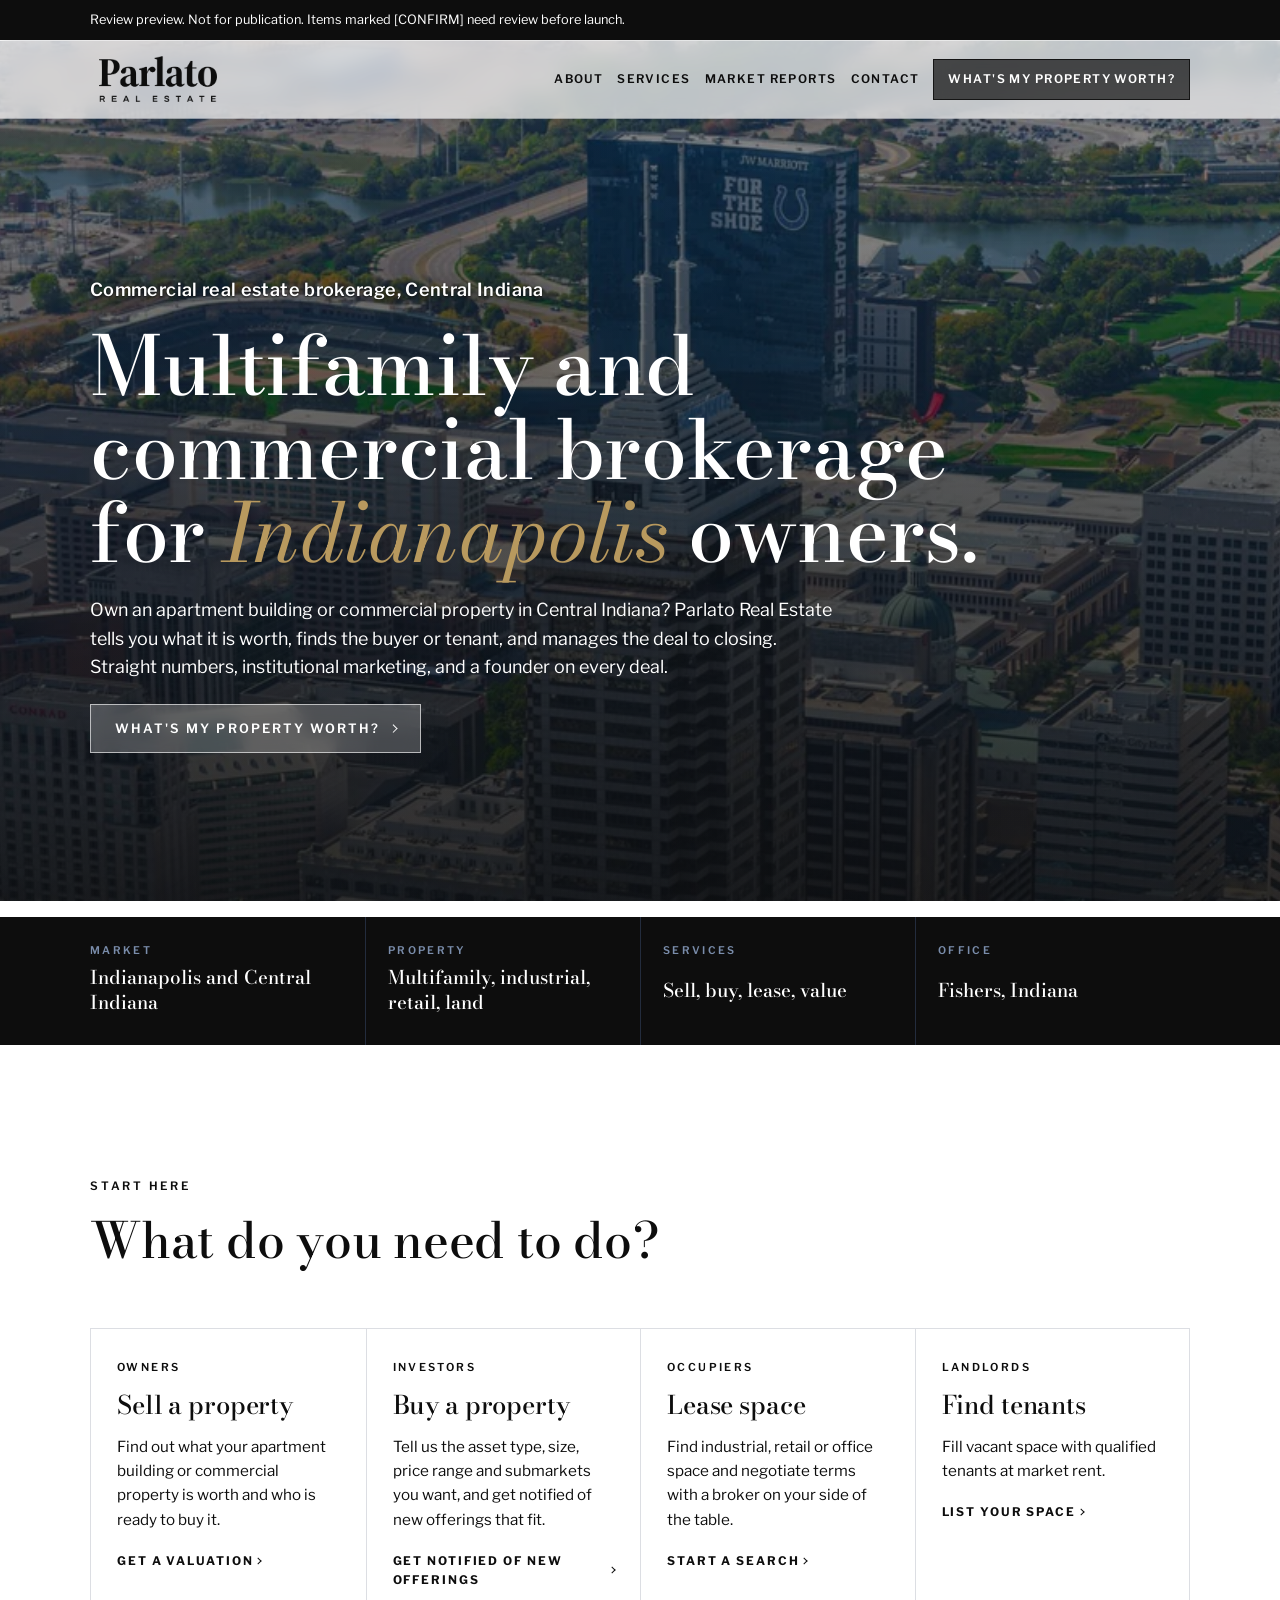
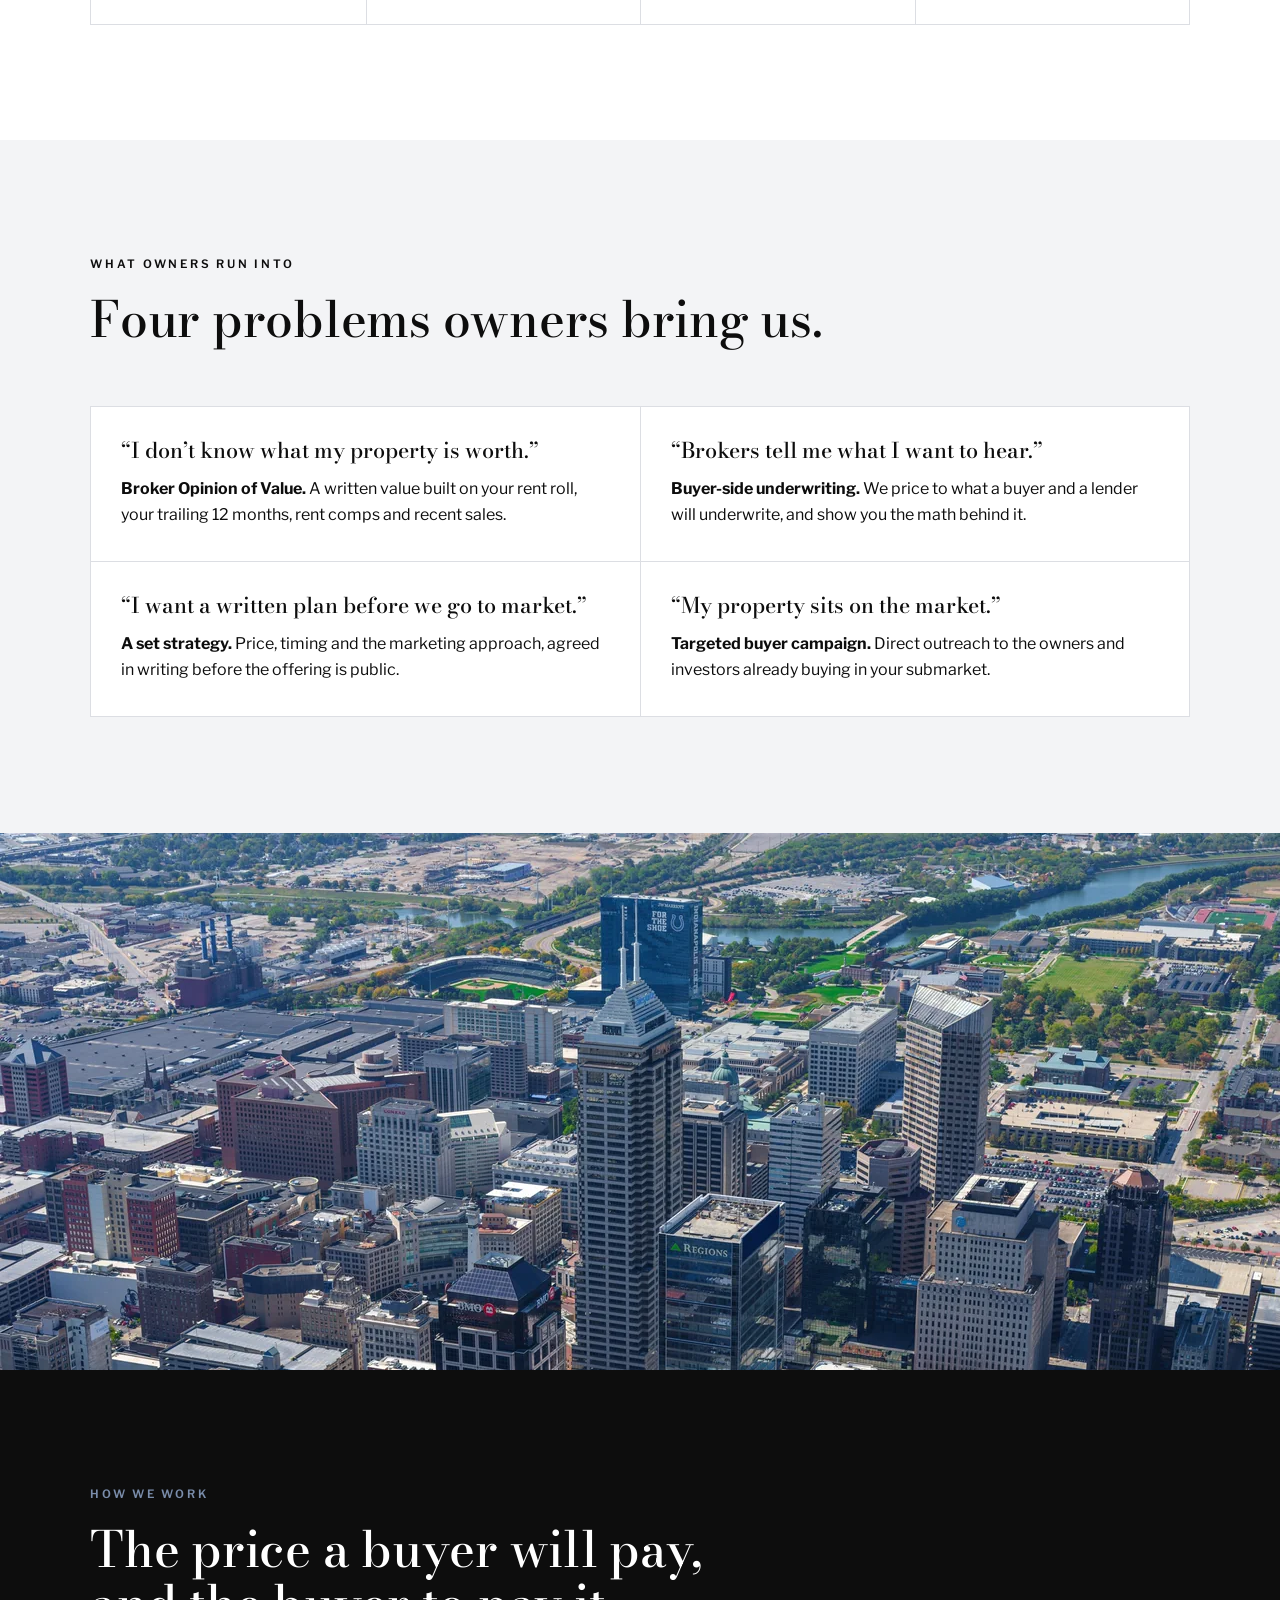
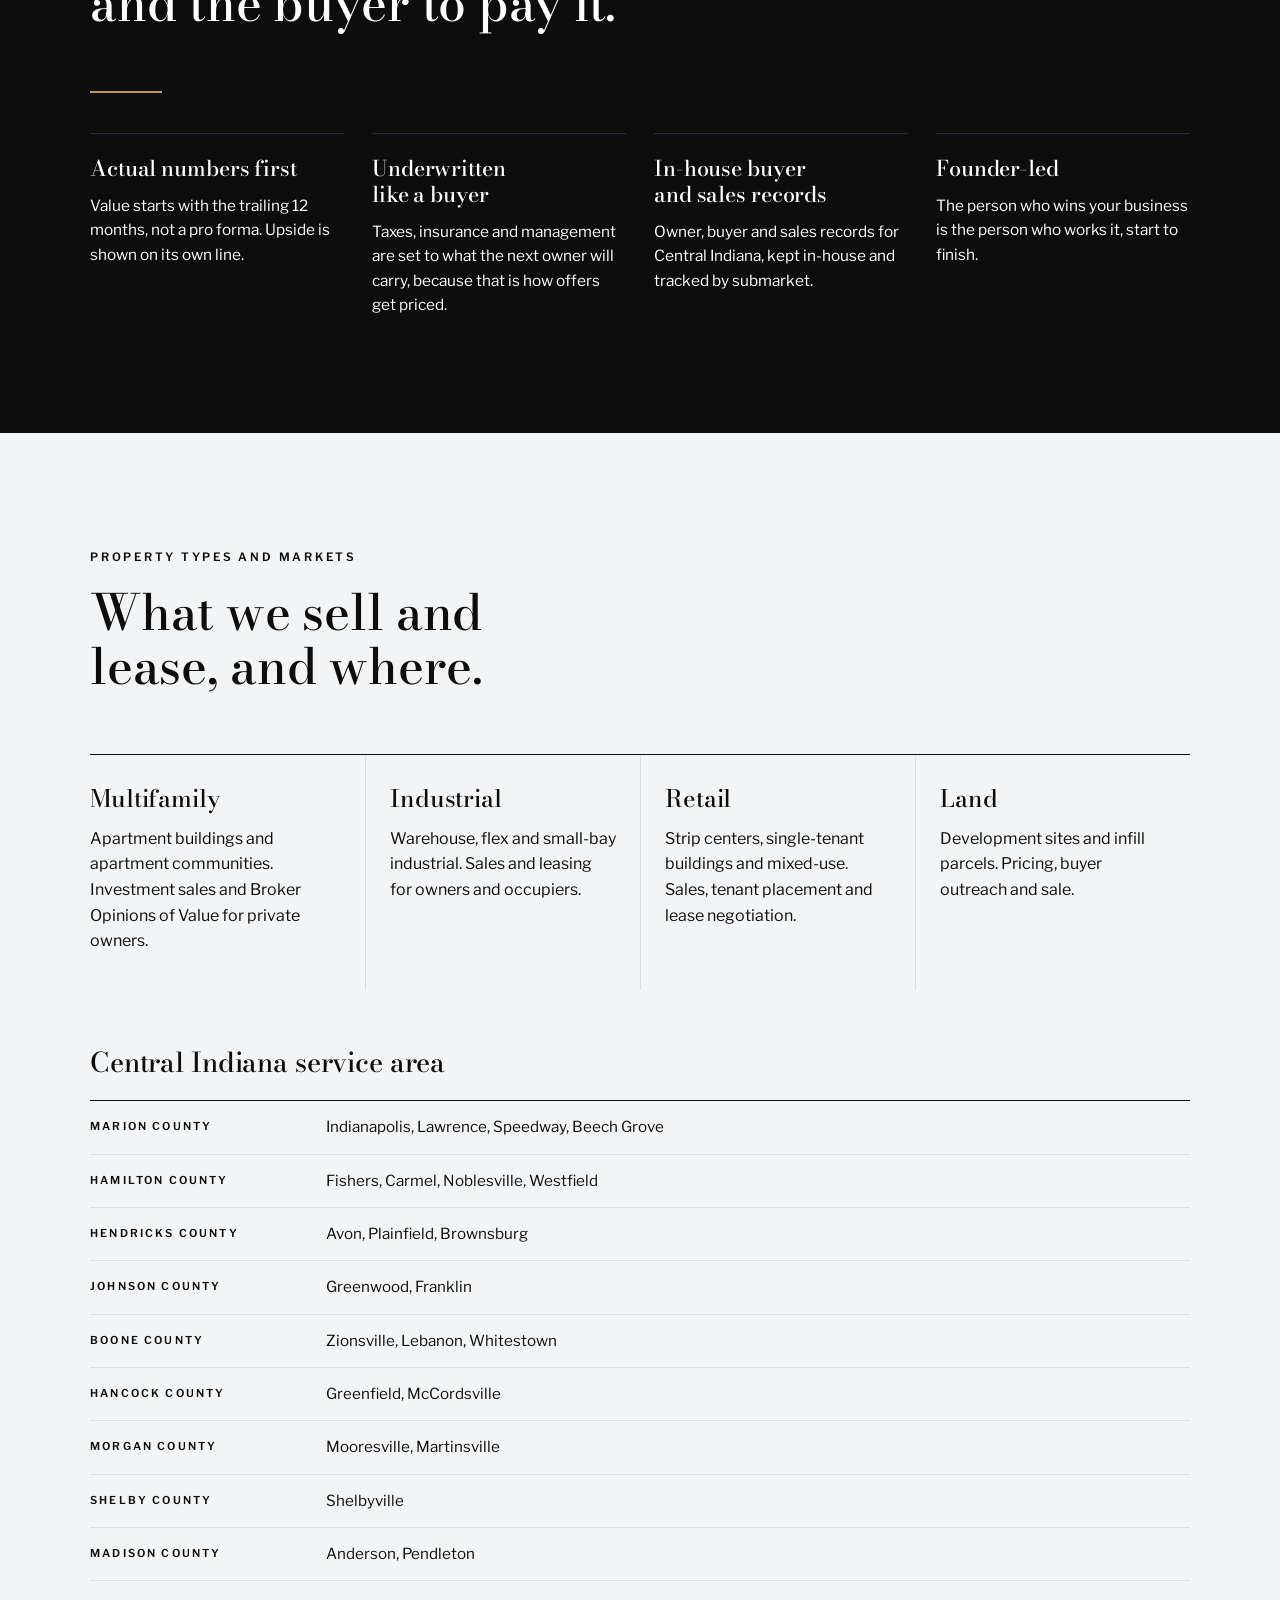
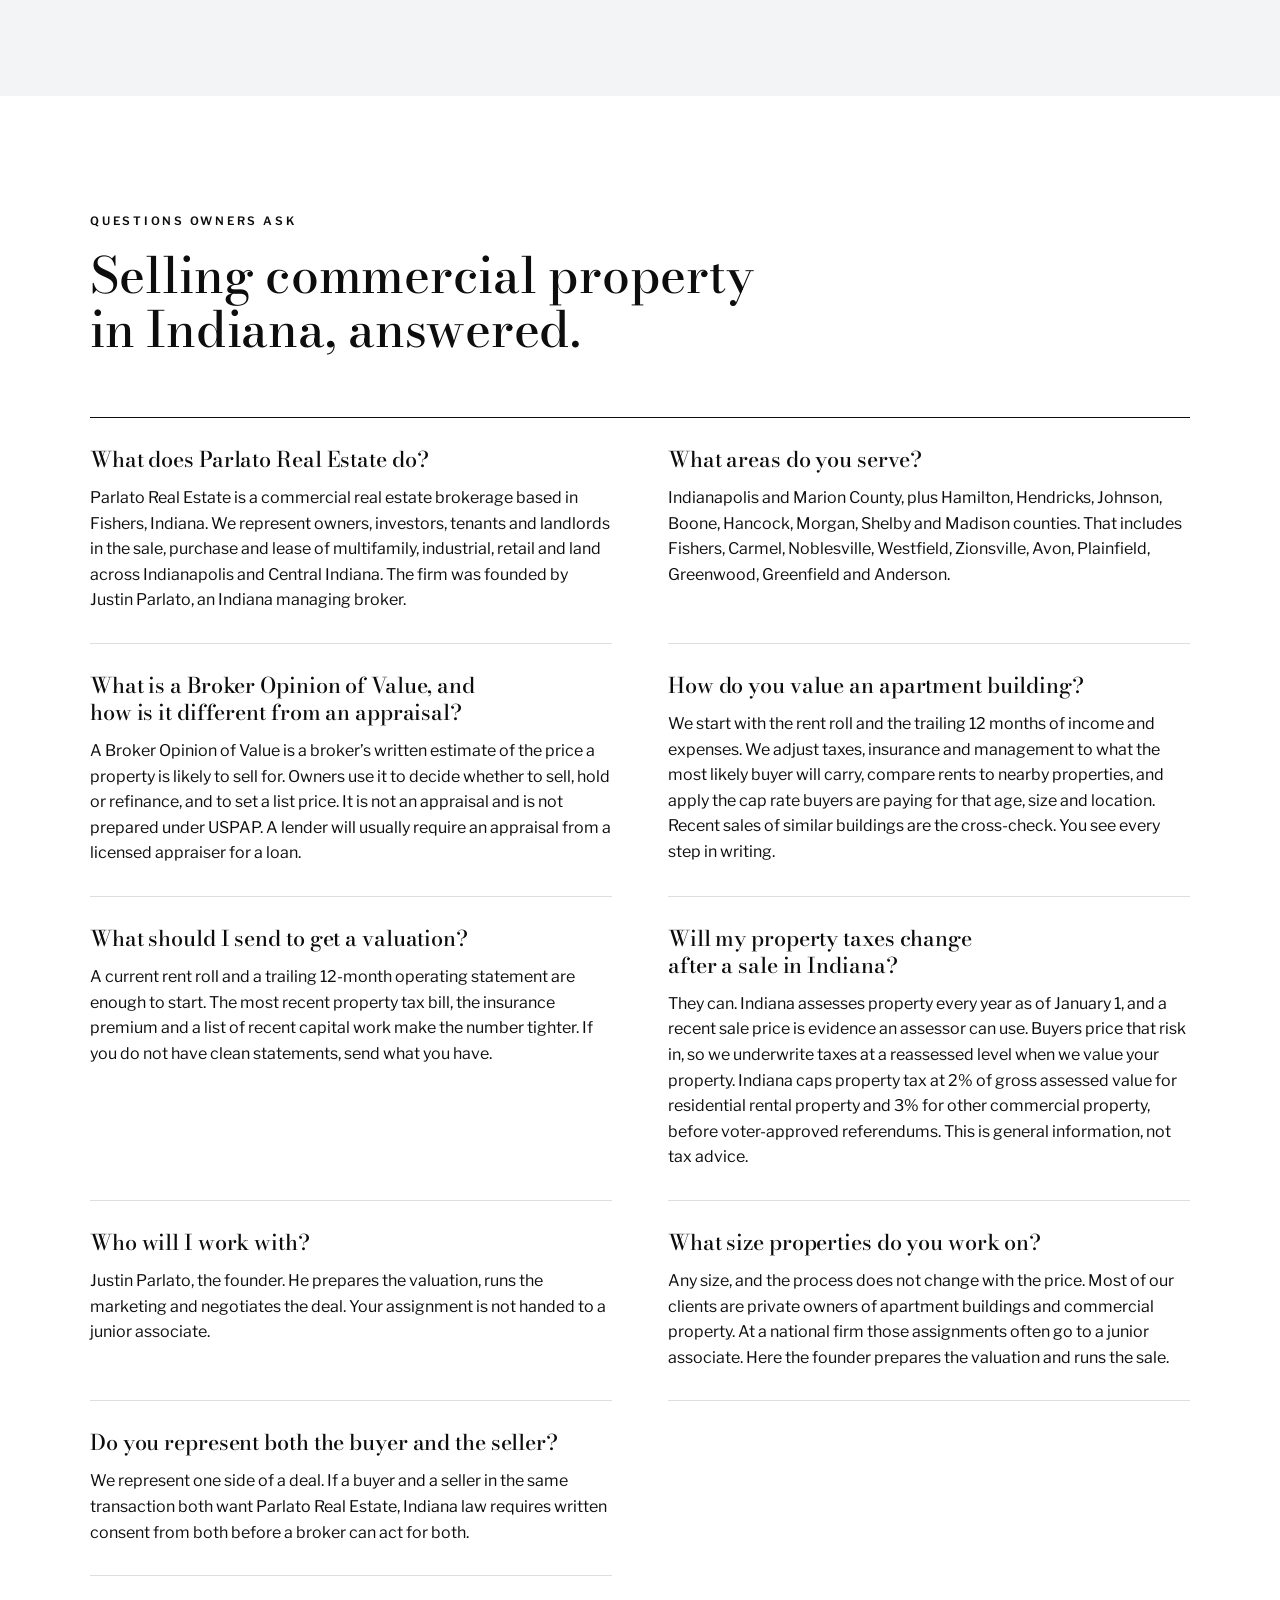
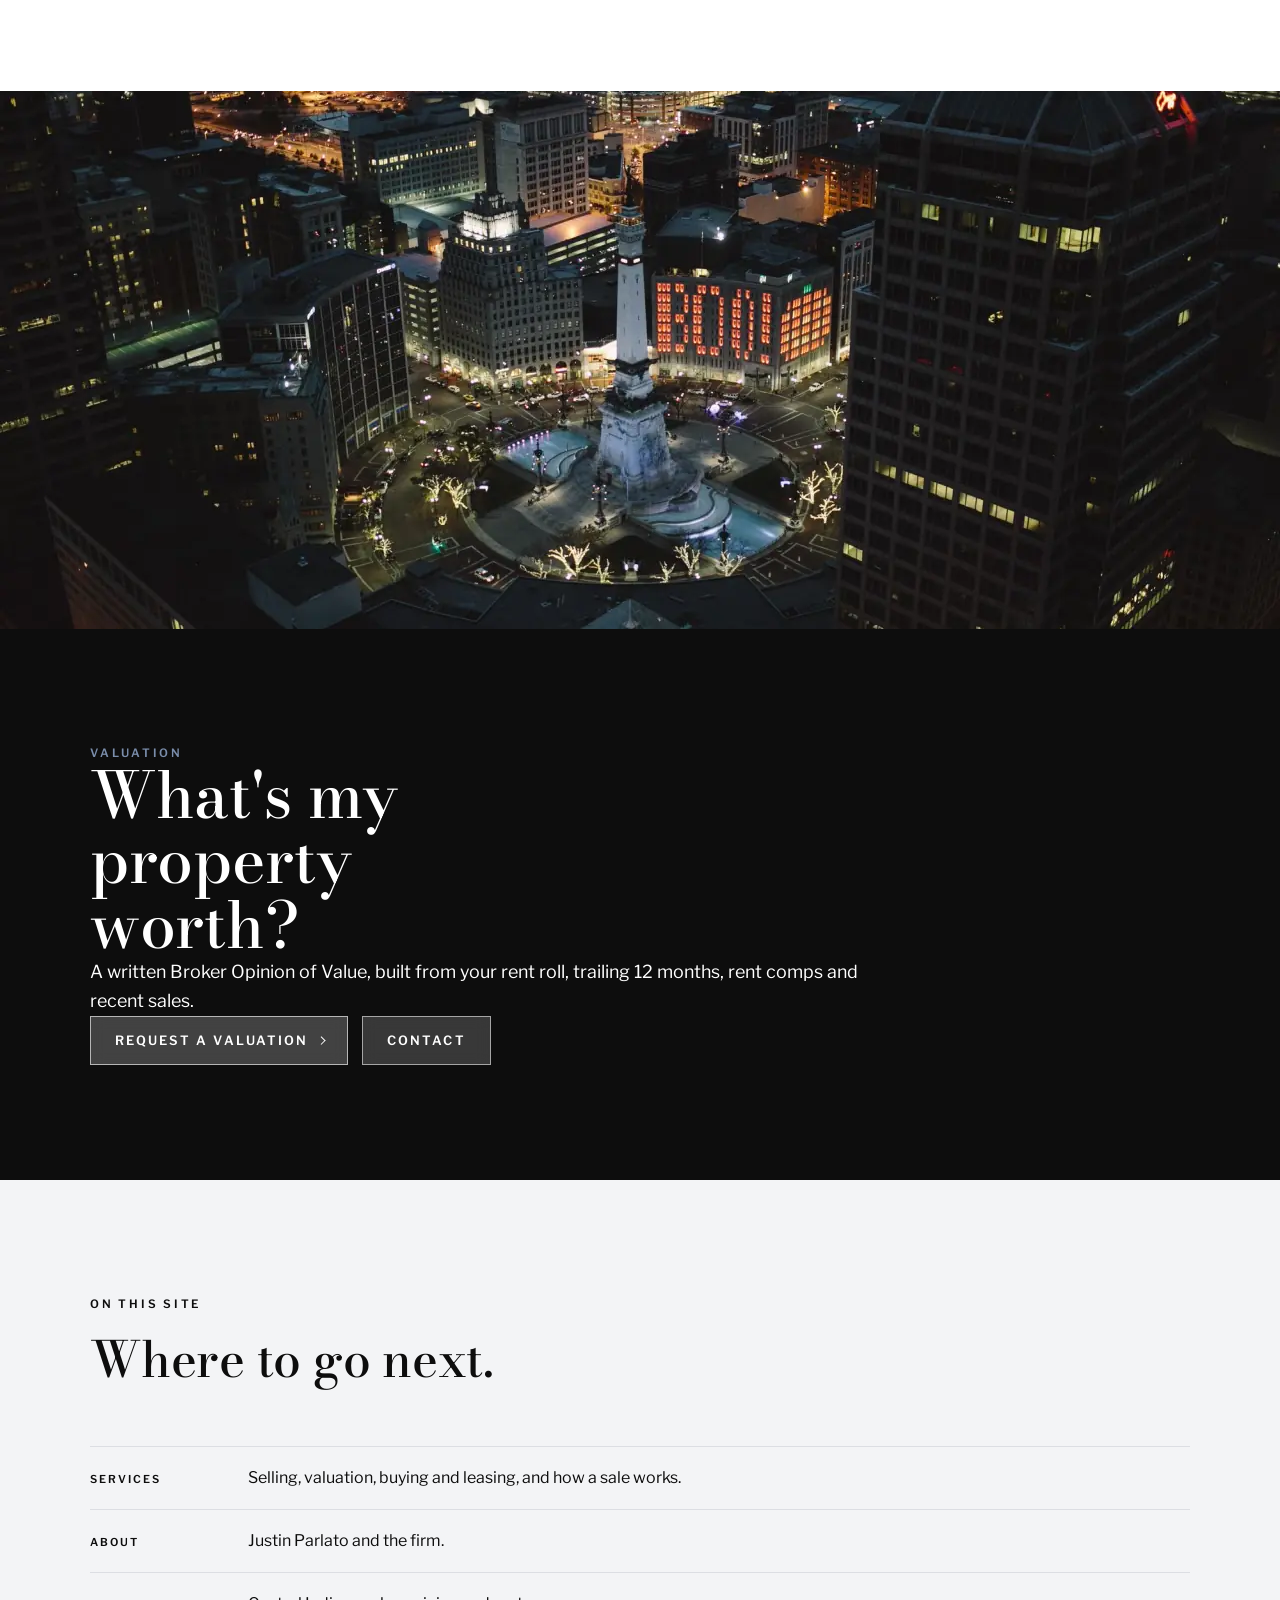
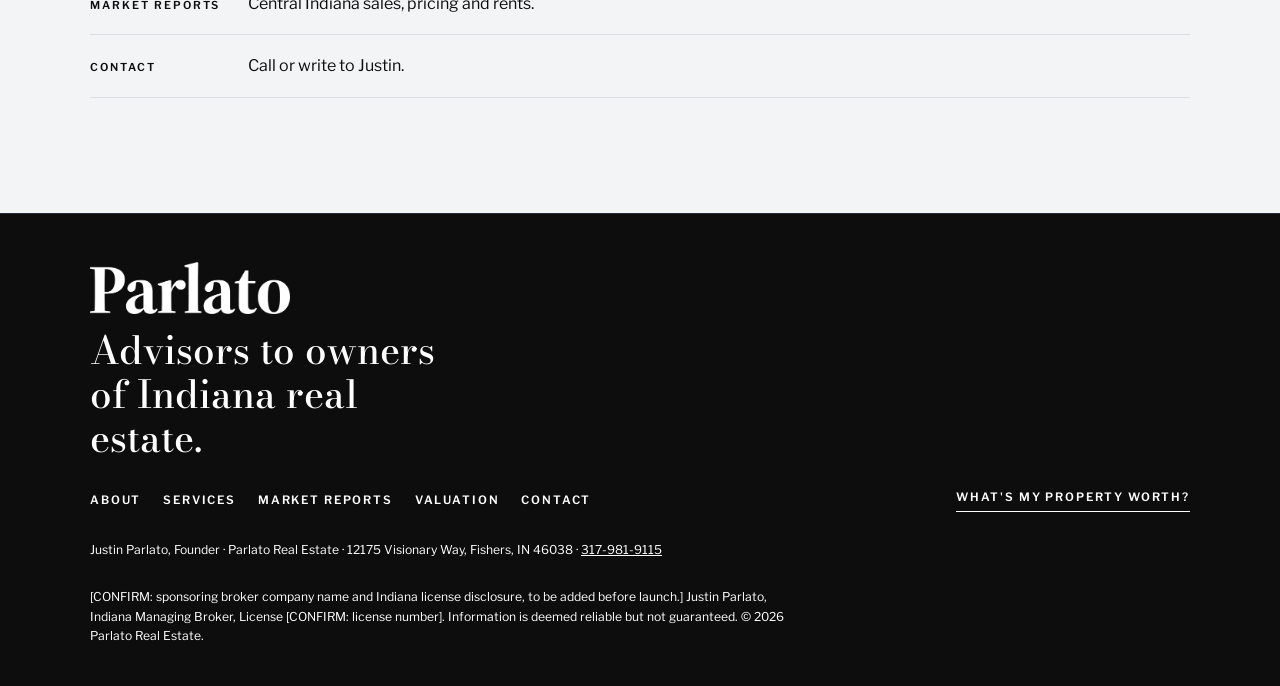
<file: index.html>
<!DOCTYPE html>
<html lang="en">
<head>
  <meta charset="utf-8">
  <meta name="viewport" content="width=device-width, initial-scale=1, viewport-fit=cover">
  <title>Indianapolis Multifamily and Commercial Real Estate Broker | Parlato</title>
  <meta name="description" content="Parlato Real Estate is a Fishers, Indiana brokerage that sells and leases apartment buildings, industrial, retail and land across Indianapolis and Central Indiana.">
  <meta name="robots" content="noindex, nofollow">
  <!-- [CONFIRM DOMAIN] Remove noindex and add an absolute canonical URL and Open Graph URL tags only after publication is approved. -->
  <meta property="og:type" content="website">
  <meta property="og:site_name" content="Parlato Real Estate">
  <meta property="og:title" content="Indianapolis Multifamily and Commercial Real Estate Broker | Parlato">
  <meta property="og:description" content="Parlato Real Estate is a Fishers, Indiana brokerage that sells and leases apartment buildings, industrial, retail and land across Indianapolis and Central Indiana.">
  <meta name="theme-color" content="#0D0D0D">
  <link rel="icon" href="images/favicon-32.png" type="image/png" sizes="32x32">
  <link rel="apple-touch-icon" href="images/apple-touch-icon.png" sizes="180x180">
  <link rel="preload" href="fonts/libre-franklin-latin-400-normal.woff2" as="font" type="font/woff2" crossorigin>
  <link rel="preload" href="fonts/bodoni-moda-latin-500-normal.woff2" as="font" type="font/woff2" crossorigin>
  <link rel="stylesheet" href="css/styles.css">
  <!--
    JSON-LD: Organization / RealEstateAgent, Person, and FAQPage.
    The FAQPage text must match the visible FAQ section word for word. Edit both together.
    Do not invent a public URL, license number, or email.
    [CONFIRM DOMAIN] before adding url, @id with full URLs, and sameAs profile links.
    [CONFIRM: Parlato email address, to replace the personal Gmail]
    [CONFIRM: license number and sponsoring broker]
    [CONFIRM: service area counties and cities]
  -->
  <script type="application/ld+json">
{
  "@context": "https://schema.org",
  "@graph": [
    {
      "@type": [
        "Organization",
        "RealEstateAgent"
      ],
      "@id": "#organization",
      "name": "Parlato Real Estate",
      "description": "Parlato Real Estate is a Fishers, Indiana brokerage that sells and leases apartment buildings, industrial, retail and land across Indianapolis and Central Indiana.",
      "slogan": "Straight numbers, institutional marketing, and a founder on every deal.",
      "telephone": "+1-317-981-9115",
      "email": "jbparlato@gmail.com",
      "address": {
        "@type": "PostalAddress",
        "streetAddress": "12175 Visionary Way",
        "addressLocality": "Fishers",
        "addressRegion": "IN",
        "postalCode": "46038",
        "addressCountry": "US"
      },
      "areaServed": [
        {
          "@type": "City",
          "name": "Indianapolis"
        },
        {
          "@type": "City",
          "name": "Fishers"
        },
        {
          "@type": "AdministrativeArea",
          "name": "Marion County, Indiana"
        },
        {
          "@type": "AdministrativeArea",
          "name": "Hamilton County, Indiana"
        },
        {
          "@type": "AdministrativeArea",
          "name": "Hendricks County, Indiana"
        },
        {
          "@type": "AdministrativeArea",
          "name": "Johnson County, Indiana"
        },
        {
          "@type": "AdministrativeArea",
          "name": "Boone County, Indiana"
        },
        {
          "@type": "AdministrativeArea",
          "name": "Hancock County, Indiana"
        },
        {
          "@type": "AdministrativeArea",
          "name": "Morgan County, Indiana"
        },
        {
          "@type": "AdministrativeArea",
          "name": "Shelby County, Indiana"
        },
        {
          "@type": "AdministrativeArea",
          "name": "Madison County, Indiana"
        },
        {
          "@type": "AdministrativeArea",
          "name": "Central Indiana"
        }
      ],
      "founder": {
        "@id": "#justin-parlato"
      },
      "employee": {
        "@id": "#justin-parlato"
      },
      "knowsAbout": [
        "Multifamily investment sales",
        "Apartment building valuation",
        "Broker Opinion of Value",
        "Industrial real estate",
        "Retail real estate",
        "Land sales",
        "Tenant representation",
        "Landlord leasing",
        "Indiana property tax reassessment"
      ],
      "hasOfferCatalog": {
        "@type": "OfferCatalog",
        "name": "Commercial real estate brokerage services",
        "itemListElement": [
          {
            "@type": "Offer",
            "itemOffered": {
              "@type": "Service",
              "name": "Seller representation",
              "description": "Pricing from your rent roll and trailing 12 months, an offering memorandum, direct buyer outreach, negotiation and due diligence management through closing.",
              "areaServed": "Central Indiana"
            }
          },
          {
            "@type": "Offer",
            "itemOffered": {
              "@type": "Service",
              "name": "Broker Opinion of Value",
              "description": "A written estimate of likely sale price, built on actual operations, rent comps and recent sales. Pro forma upside is shown separately from today's value.",
              "areaServed": "Central Indiana"
            }
          },
          {
            "@type": "Offer",
            "itemOffered": {
              "@type": "Service",
              "name": "Buyer representation",
              "description": "We source properties that fit your buy box, underwrite them and negotiate on your behalf.",
              "areaServed": "Central Indiana"
            }
          },
          {
            "@type": "Offer",
            "itemOffered": {
              "@type": "Service",
              "name": "Tenant representation",
              "description": "Site search and lease negotiation that puts you on equal footing with the landlord.",
              "areaServed": "Central Indiana"
            }
          },
          {
            "@type": "Offer",
            "itemOffered": {
              "@type": "Service",
              "name": "Landlord leasing",
              "description": "Marketing vacant space, qualifying prospects and negotiating leases at market rent.",
              "areaServed": "Central Indiana"
            }
          }
        ]
      }
    },
    {
      "@type": "Person",
      "@id": "#justin-parlato",
      "name": "Justin Parlato",
      "jobTitle": "Founder and Managing Broker",
      "description": "Justin Parlato is the founder of Parlato Real Estate and an Indiana real estate managing broker focused on multifamily and commercial investment sales in Central Indiana.",
      "worksFor": {
        "@id": "#organization"
      },
      "image": "images/justin-parlato.jpg",
      "telephone": "+1-317-981-9115",
      "email": "jbparlato@gmail.com",
      "address": {
        "@type": "PostalAddress",
        "streetAddress": "12175 Visionary Way",
        "addressLocality": "Fishers",
        "addressRegion": "IN",
        "postalCode": "46038",
        "addressCountry": "US"
      },
      "alumniOf": {
        "@type": "CollegeOrUniversity",
        "name": "Kelley School of Business, IU Indianapolis"
      },
      "knowsAbout": [
        "Multifamily investment sales",
        "Commercial real estate underwriting",
        "Real estate development",
        "Central Indiana real estate"
      ]
    },
    {
      "@type": "FAQPage",
      "@id": "#faq",
      "mainEntity": [
        {
          "@type": "Question",
          "name": "What does Parlato Real Estate do?",
          "acceptedAnswer": {
            "@type": "Answer",
            "text": "Parlato Real Estate is a commercial real estate brokerage based in Fishers, Indiana. We represent owners, investors, tenants and landlords in the sale, purchase and lease of multifamily, industrial, retail and land across Indianapolis and Central Indiana. The firm was founded by Justin Parlato, an Indiana managing broker."
          }
        },
        {
          "@type": "Question",
          "name": "What areas do you serve?",
          "acceptedAnswer": {
            "@type": "Answer",
            "text": "Indianapolis and Marion County, plus Hamilton, Hendricks, Johnson, Boone, Hancock, Morgan, Shelby and Madison counties. That includes Fishers, Carmel, Noblesville, Westfield, Zionsville, Avon, Plainfield, Greenwood, Greenfield and Anderson."
          }
        },
        {
          "@type": "Question",
          "name": "What is a Broker Opinion of Value, and how is it different from an appraisal?",
          "acceptedAnswer": {
            "@type": "Answer",
            "text": "A Broker Opinion of Value is a broker's written estimate of the price a property is likely to sell for. Owners use it to decide whether to sell, hold or refinance, and to set a list price. It is not an appraisal and is not prepared under USPAP. A lender will usually require an appraisal from a licensed appraiser for a loan."
          }
        },
        {
          "@type": "Question",
          "name": "How do you value an apartment building?",
          "acceptedAnswer": {
            "@type": "Answer",
            "text": "We start with the rent roll and the trailing 12 months of income and expenses. We adjust taxes, insurance and management to what the most likely buyer will carry, compare rents to nearby properties, and apply the cap rate buyers are paying for that age, size and location. Recent sales of similar buildings are the cross-check. You see every step in writing."
          }
        },
        {
          "@type": "Question",
          "name": "What should I send to get a valuation?",
          "acceptedAnswer": {
            "@type": "Answer",
            "text": "A current rent roll and a trailing 12-month operating statement are enough to start. The most recent property tax bill, the insurance premium and a list of recent capital work make the number tighter. If you do not have clean statements, send what you have."
          }
        },
        {
          "@type": "Question",
          "name": "Will my property taxes change after a sale in Indiana?",
          "acceptedAnswer": {
            "@type": "Answer",
            "text": "They can. Indiana assesses property every year as of January 1, and a recent sale price is evidence an assessor can use. Buyers price that risk in, so we underwrite taxes at a reassessed level when we value your property. Indiana caps property tax at 2% of gross assessed value for residential rental property and 3% for other commercial property, before voter-approved referendums. This is general information, not tax advice."
          }
        },
        {
          "@type": "Question",
          "name": "Who will I work with?",
          "acceptedAnswer": {
            "@type": "Answer",
            "text": "Justin Parlato, the founder. He prepares the valuation, runs the marketing and negotiates the deal. Your assignment is not handed to a junior associate."
          }
        },
        {
          "@type": "Question",
          "name": "What size properties do you work on?",
          "acceptedAnswer": {
            "@type": "Answer",
            "text": "Any size, and the process does not change with the price. Most of our clients are private owners of apartment buildings and commercial property. At a national firm those assignments often go to a junior associate. Here the founder prepares the valuation and runs the sale."
          }
        },
        {
          "@type": "Question",
          "name": "Do you represent both the buyer and the seller?",
          "acceptedAnswer": {
            "@type": "Answer",
            "text": "We represent one side of a deal. If a buyer and a seller in the same transaction both want Parlato Real Estate, Indiana law requires written consent from both before a broker can act for both."
          }
        }
      ]
    }
  ]
}
  </script>
</head>
<body>
<a class="skip-link" href="#main">Skip to main content</a>
  <div class="review-banner">
    <div class="wrap">Review preview. Not for publication. Items marked [CONFIRM] need review before launch.</div>
  </div>
  <header class="site-head">
    <div class="wrap">
      <a class="logo" href="index.html" aria-label="Parlato Real Estate home">
        <span class="logo-plate">
          <img src="images/logo-15a-black.png" alt="Parlato Real Estate" width="640" height="250">
        </span>
      </a>
      <button class="nav-toggle" id="navToggle" type="button" aria-expanded="false" aria-controls="nav">Menu</button>
      <nav class="nav" id="nav" aria-label="Primary">
        <a href="about.html">About</a><a href="services.html">Services</a><a href="market-reports.html">Market Reports</a><a href="market-sales.html" data-show-when="market-sales" hidden>Market Sales</a><a href="listings.html"None data-show-when="listings" hidden>Listings</a><a href="sold.html"None data-show-when="sold" hidden>Sold</a><a href="contact.html">Contact</a><a class="btn solid" href="valuation.html">What's my property worth?</a>
      </nav>
    </div>
  </header>
<main id="main">

    <section class="hero-photo" aria-labelledby="hero-h">
      <!-- Joseph Surak's aerial photograph (see images/CREDITS.md). Replace with Parlato property photography when available. -->
      <img class="hero-img" src="images/hero-indy-skyline-1920.webp" srcset="images/hero-indy-skyline-800.webp 800w, images/hero-indy-skyline-1280.webp 1280w, images/hero-indy-skyline-1920.webp 1920w" sizes="100vw" alt="Aerial view of the downtown Indianapolis skyline" width="1920" height="798" fetchpriority="high" decoding="async">
      <div class="hero-scrim">
        <div class="wrap hero-copy">
          <p class="eyebrow hero-kicker">Commercial real estate brokerage, Central Indiana</p>
          <h1 id="hero-h">Multifamily and commercial brokerage for <em>Indianapolis</em> owners.</h1>
          <p class="lede">Own an apartment building or commercial property in Central Indiana? Parlato Real Estate tells you what it is worth, finds the buyer or tenant, and manages the deal to closing. Straight numbers, institutional marketing, and a founder on every deal.</p>
          <!-- Claim kept from the draft and flagged for verification: "a founder on every deal." -->
          <div class="cta-row">
            <a class="btn solid" href="valuation.html">What's my property worth? <span class="arrow" aria-hidden="true"></span></a>
          </div>
        </div>
      </div>
    </section>
    <div class="strip-band">
      <div class="wrap">
        <dl class="strip">
          <div><dt>Market</dt><dd>Indianapolis and Central Indiana</dd></div>
          <div><dt>Property</dt><dd>Multifamily, industrial, retail, land</dd></div>
          <div><dt>Services</dt><dd>Sell, buy, lease, value</dd></div>
          <div><dt>Office</dt><dd>Fishers, Indiana</dd></div>
        </dl>
      </div>
    </div>

    <section class="band" aria-labelledby="help-h">
      <div class="wrap">
        <div class="head">
          <p class="eyebrow">Start here</p>
          <h2 id="help-h">What do you need to do?</h2>
        </div>
        <div class="routes">
          <a class="route" href="valuation.html">
            <span class="k">Owners</span>
            <h3>Sell a property</h3>
            <p>Find out what your apartment building or commercial property is worth and who is ready to buy it.</p>
            <span class="go">Get a valuation <span class="arrow" aria-hidden="true"></span></span>
          </a>
          <a class="route" href="contact.html?interest=buy">
            <span class="k">Investors</span>
            <h3>Buy a property</h3>
            <p>Tell us the asset type, size, price range and submarkets you want, and get notified of new offerings that fit.</p>
            <span class="go">Get notified of new offerings <span class="arrow" aria-hidden="true"></span></span>
          </a>
          <a class="route" href="contact.html?interest=lease">
            <span class="k">Occupiers</span>
            <h3>Lease space</h3>
            <p>Find industrial, retail or office space and negotiate terms with a broker on your side of the table.</p>
            <span class="go">Start a search <span class="arrow" aria-hidden="true"></span></span>
          </a>
          <a class="route" href="contact.html?interest=tenants">
            <span class="k">Landlords</span>
            <h3>Find tenants</h3>
            <p>Fill vacant space with qualified tenants at market rent.</p>
            <span class="go">List your space <span class="arrow" aria-hidden="true"></span></span>
          </a>
        </div>
      </div>
    </section>

    <section class="band stone" aria-labelledby="issues-h">
      <div class="wrap">
        <div class="head">
          <p class="eyebrow">What owners run into</p>
          <h2 id="issues-h">Four problems owners bring us.</h2>
        </div>
        <div class="issues">
          <div class="issue">
            <p class="q">“I don’t know what my property is worth.”</p>
            <p class="a"><b>Broker Opinion of Value.</b> A written value built on your rent roll, your trailing 12 months, rent comps and recent sales.</p>
          </div>
          <div class="issue">
            <p class="q">“Brokers tell me what I want to hear.”</p>
            <p class="a"><b>Buyer-side underwriting.</b> We price to what a buyer and a lender will underwrite, and show you the math behind it.</p>
          </div>
          <div class="issue">
            <p class="q">“I want a written plan before we go to market.”</p>
            <p class="a"><b>A set strategy.</b> Price, timing and the marketing approach, agreed in writing before the offering is public.</p>
          </div>
          <div class="issue">
            <p class="q">“My property sits on the market.”</p>
            <p class="a"><b>Targeted buyer campaign.</b> Direct outreach to the owners and investors already buying in your submarket.</p>
          </div>
        </div>
      </div>
    </section>

    <figure class="photo-band">
      <!-- Joseph Surak's aerial photograph (see images/CREDITS.md). -->
      <img class="slot-photo" src="images/banner-indy-downtown-1280.webp" srcset="images/banner-indy-downtown-800.webp 800w, images/banner-indy-downtown-1280.webp 1280w, images/banner-indy-downtown-1920.webp 1920w" sizes="100vw" alt="Aerial view of downtown Indianapolis towers and the White River" width="1920" height="1440" loading="lazy" decoding="async">
    </figure>

    <section class="band ink" aria-labelledby="adv-h">
      <div class="wrap">
        <div class="head">
          <p class="eyebrow">How we work</p>
          <h2 id="adv-h">The price a buyer will pay, and the buyer to pay it.</h2>
        </div>
        <hr class="adv-rule">
        <div class="adv">
          <div>
            <h3>Actual numbers first</h3>
            <p>Value starts with the trailing 12 months, not a pro forma. Upside is shown on its own line.</p>
          </div>
          <div>
            <h3>Underwritten like a buyer</h3>
            <p>Taxes, insurance and management are set to what the next owner will carry, because that is how offers get priced.</p>
          </div>
          <!-- Flagged claim: proprietary in-house owner, buyer, and sales records for Central Indiana. -->
          <div>
            <h3>In-house buyer and sales records</h3>
            <p>Owner, buyer and sales records for Central Indiana, kept in-house and tracked by submarket.</p>
          </div>
          <div>
            <h3>Founder-led</h3>
            <p>The person who wins your business is the person who works it, start to finish.</p>
          </div>
        </div>
      </div>
    </section>

    <section class="band stone" id="markets" aria-labelledby="mkt-h">
      <div class="wrap">
        <div class="head">
          <p class="eyebrow">Property types and markets</p>
          <h2 id="mkt-h">What we sell and lease, and where.</h2>
        </div>
        <div class="types">
          <article>
            <h3>Multifamily</h3>
            <p>Apartment buildings and apartment communities. Investment sales and Broker Opinions of Value for private owners.</p>
          </article>
          <article>
            <h3>Industrial</h3>
            <p>Warehouse, flex and small-bay industrial. Sales and leasing for owners and occupiers.</p>
          </article>
          <article>
            <h3>Retail</h3>
            <p>Strip centers, single-tenant buildings and mixed-use. Sales, tenant placement and lease negotiation.</p>
          </article>
          <article>
            <h3>Land</h3>
            <p>Development sites and infill parcels. Pricing, buyer outreach and sale.</p>
          </article>
        </div>
        <!-- [CONFIRM: service area counties and cities.] This list drives the FAQ answer, the JSON-LD areaServed, and llms.txt. Keep all four in step. -->
        <div class="area">
          <h3>Central Indiana service area</h3>
          <ul class="creds">
            <li><span>Marion County</span><span>Indianapolis, Lawrence, Speedway, Beech Grove</span></li>
            <li><span>Hamilton County</span><span>Fishers, Carmel, Noblesville, Westfield</span></li>
            <li><span>Hendricks County</span><span>Avon, Plainfield, Brownsburg</span></li>
            <li><span>Johnson County</span><span>Greenwood, Franklin</span></li>
            <li><span>Boone County</span><span>Zionsville, Lebanon, Whitestown</span></li>
            <li><span>Hancock County</span><span>Greenfield, McCordsville</span></li>
            <li><span>Morgan County</span><span>Mooresville, Martinsville</span></li>
            <li><span>Shelby County</span><span>Shelbyville</span></li>
            <li><span>Madison County</span><span>Anderson, Pendleton</span></li>
          </ul>
        </div>
      </div>
    </section>

    <!--
      GROWTH SECTIONS. Each one stays hidden until its data file has real entries, then appears by itself.
      Recent closings: data/sold.json. Testimonials: data/testimonials.json. See README, "How the site grows".
    -->
    <section class="band" id="recent-closings" aria-labelledby="closings-h" data-show-when="sold" hidden>
      <div class="wrap">
        <div class="head">
          <p class="eyebrow">Recent closings</p>
          <h2 id="closings-h">On the record.</h2>
        </div>
        <div class="tbl" data-render="sold-table" data-limit="3"></div>
        <div class="cta-row" style="margin-top:32px">
          <a class="btn" href="sold.html">All closed transactions</a>
        </div>
      </div>
    </section>
    <section class="band stone" id="testimonials" aria-labelledby="quotes-h" data-show-when="testimonials" hidden>
      <div class="wrap">
        <div class="head">
          <p class="eyebrow">Clients</p>
          <h2 id="quotes-h">What owners say.</h2>
        </div>
        <div class="quotes" data-render="testimonials"></div>
      </div>
    </section>

    <section class="band" id="faq" aria-labelledby="faq-h">
      <div class="wrap">
        <div class="head">
          <p class="eyebrow">Questions owners ask</p>
          <h2 id="faq-h">Selling commercial property in Indiana, answered.</h2>
        </div>
        <!-- This text is mirrored in the FAQPage JSON-LD in the head and in llms.txt. Edit all three together. -->
        <div class="faq">
          <div class="qa">
            <h3>What does Parlato Real Estate do?</h3>
            <p>Parlato Real Estate is a commercial real estate brokerage based in Fishers, Indiana. We represent owners, investors, tenants and landlords in the sale, purchase and lease of multifamily, industrial, retail and land across Indianapolis and Central Indiana. The firm was founded by Justin Parlato, an Indiana managing broker.</p>
          </div>
          <div class="qa">
            <h3>What areas do you serve?</h3>
            <p>Indianapolis and Marion County, plus Hamilton, Hendricks, Johnson, Boone, Hancock, Morgan, Shelby and Madison counties. That includes Fishers, Carmel, Noblesville, Westfield, Zionsville, Avon, Plainfield, Greenwood, Greenfield and Anderson.</p>
          </div>
          <div class="qa">
            <h3>What is a Broker Opinion of Value, and how is it different from an appraisal?</h3>
            <p>A Broker Opinion of Value is a broker’s written estimate of the price a property is likely to sell for. Owners use it to decide whether to sell, hold or refinance, and to set a list price. It is not an appraisal and is not prepared under USPAP. A lender will usually require an appraisal from a licensed appraiser for a loan.</p>
          </div>
          <div class="qa">
            <h3>How do you value an apartment building?</h3>
            <p>We start with the rent roll and the trailing 12 months of income and expenses. We adjust taxes, insurance and management to what the most likely buyer will carry, compare rents to nearby properties, and apply the cap rate buyers are paying for that age, size and location. Recent sales of similar buildings are the cross-check. You see every step in writing.</p>
          </div>
          <div class="qa">
            <h3>What should I send to get a valuation?</h3>
            <p>A current rent roll and a trailing 12-month operating statement are enough to start. The most recent property tax bill, the insurance premium and a list of recent capital work make the number tighter. If you do not have clean statements, send what you have.</p>
          </div>
          <div class="qa">
            <h3>Will my property taxes change after a sale in Indiana?</h3>
            <p>They can. Indiana assesses property every year as of January 1, and a recent sale price is evidence an assessor can use. Buyers price that risk in, so we underwrite taxes at a reassessed level when we value your property. Indiana caps property tax at 2% of gross assessed value for residential rental property and 3% for other commercial property, before voter-approved referendums. This is general information, not tax advice.</p>
          </div>
          <div class="qa">
            <h3>Who will I work with?</h3>
            <p>Justin Parlato, the founder. He prepares the valuation, runs the marketing and negotiates the deal. Your assignment is not handed to a junior associate.</p>
          </div>
          <div class="qa">
            <h3>What size properties do you work on?</h3>
            <p>Any size, and the process does not change with the price. Most of our clients are private owners of apartment buildings and commercial property. At a national firm those assignments often go to a junior associate. Here the founder prepares the valuation and runs the sale.</p>
          </div>
          <div class="qa">
            <h3>Do you represent both the buyer and the seller?</h3>
            <p>We represent one side of a deal. If a buyer and a seller in the same transaction both want Parlato Real Estate, Indiana law requires written consent from both before a broker can act for both.</p>
          </div>
        </div>
      </div>
    </section>

    <figure class="photo-band">
      <img class="slot-photo" src="images/banner-indy-monument-1280.webp" srcset="images/banner-indy-monument-800.webp 800w, images/banner-indy-monument-1280.webp 1280w, images/banner-indy-monument-1920.webp 1920w" sizes="100vw" alt="Monument Circle in downtown Indianapolis at night" width="1920" height="1281" loading="lazy" decoding="async">
    </figure>
    <section class="band ink worth-band" aria-labelledby="worth-h">
      <div class="wrap">
        <p class="eyebrow">Valuation</p>
        <h2 id="worth-h">What's my property worth?</h2>
        <p class="lede">A written Broker Opinion of Value, built from your rent roll, trailing 12 months, rent comps and recent sales.</p>
        <div class="cta-row">
          <a class="btn solid" href="valuation.html">Request a valuation <span class="arrow" aria-hidden="true"></span></a>
          <a class="btn" href="contact.html">Contact</a>
        </div>
      </div>
    </section>
    <section class="band stone" aria-labelledby="next-h">
      <div class="wrap">
        <div class="head">
          <p class="eyebrow">On this site</p>
          <h2 id="next-h">Where to go next.</h2>
        </div>
        <ul class="next-links">
          <li><a href="services.html"><span>Services</span> Selling, valuation, buying and leasing, and how a sale works.</a></li>
          <li><a href="about.html"><span>About</span> Justin Parlato and the firm.</a></li>
          <li><a href="market-reports.html"><span>Market Reports</span> Central Indiana sales, pricing and rents.</a></li>
          <li data-show-when="market-sales" hidden><a href="market-sales.html"><span>Market Sales</span> Recent Central Indiana sales, from public records.</a></li>
          <li data-show-when="listings" hidden><a href="listings.html"><span>Listings</span> Properties for sale or lease.</a></li>
          <li data-show-when="sold" hidden><a href="sold.html"><span>Sold</span> Closed transactions.</a></li>
          <li><a href="contact.html"><span>Contact</span> Call or write to Justin.</a></li>
        </ul>
      </div>
    </section>

</main>
<footer class="foot">
    <div class="wrap">
      <div class="foot-brand">
        <img src="images/logo-15a-name-only-white.png" alt="Parlato" width="520" height="135">
        <p class="foot-line">Advisors to owners of Indiana real estate.</p>
      </div>
      <div class="foot-top">
        <nav aria-label="Footer"><a href="about.html">About</a><a href="services.html">Services</a><a href="market-reports.html">Market Reports</a><a href="market-sales.html" data-show-when="market-sales" hidden>Market Sales</a><a href="listings.html"None data-show-when="listings" hidden>Listings</a><a href="sold.html"None data-show-when="sold" hidden>Sold</a><a href="valuation.html">Valuation</a><a href="contact.html">Contact</a></nav>
        <a class="foot-worth" href="valuation.html">What's my property worth?</a>
      </div>
      <small>Justin Parlato, Founder · Parlato Real Estate · 12175 Visionary Way, Fishers, IN 46038 · <a href="tel:+13179819115">317-981-9115</a></small>
      <small>[CONFIRM: sponsoring broker company name and Indiana license disclosure, to be added before launch.] Justin Parlato, Indiana Managing Broker, License [CONFIRM: license number]. Information is deemed reliable but not guaranteed. © 2026 Parlato Real Estate.</small>
    </div>
  </footer>
  <div class="cta-bar" role="region" aria-label="Quick actions">
    <a class="btn" href="contact.html">Contact</a>
    <a class="btn solid" href="valuation.html">What's my property worth?</a>
  </div>
  <script src="js/main.js" defer></script>
</body>
</html>
</file>
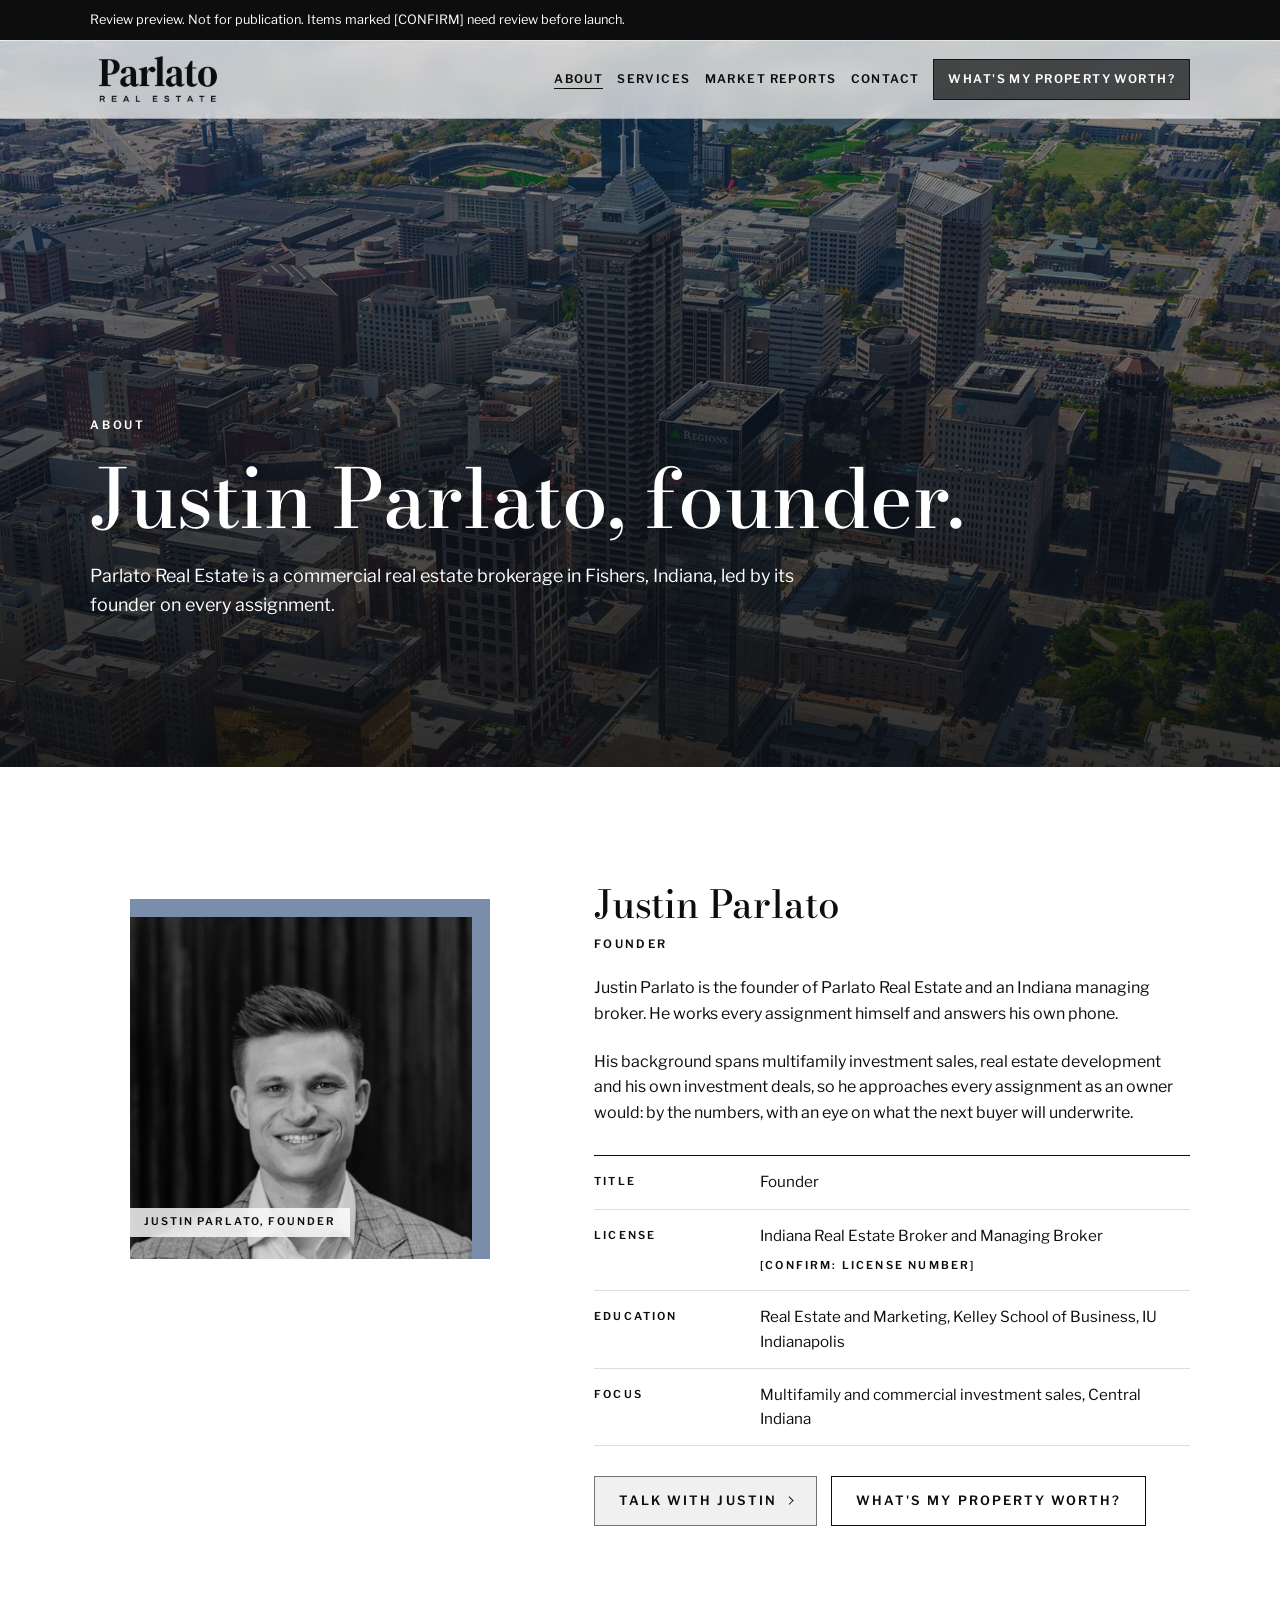
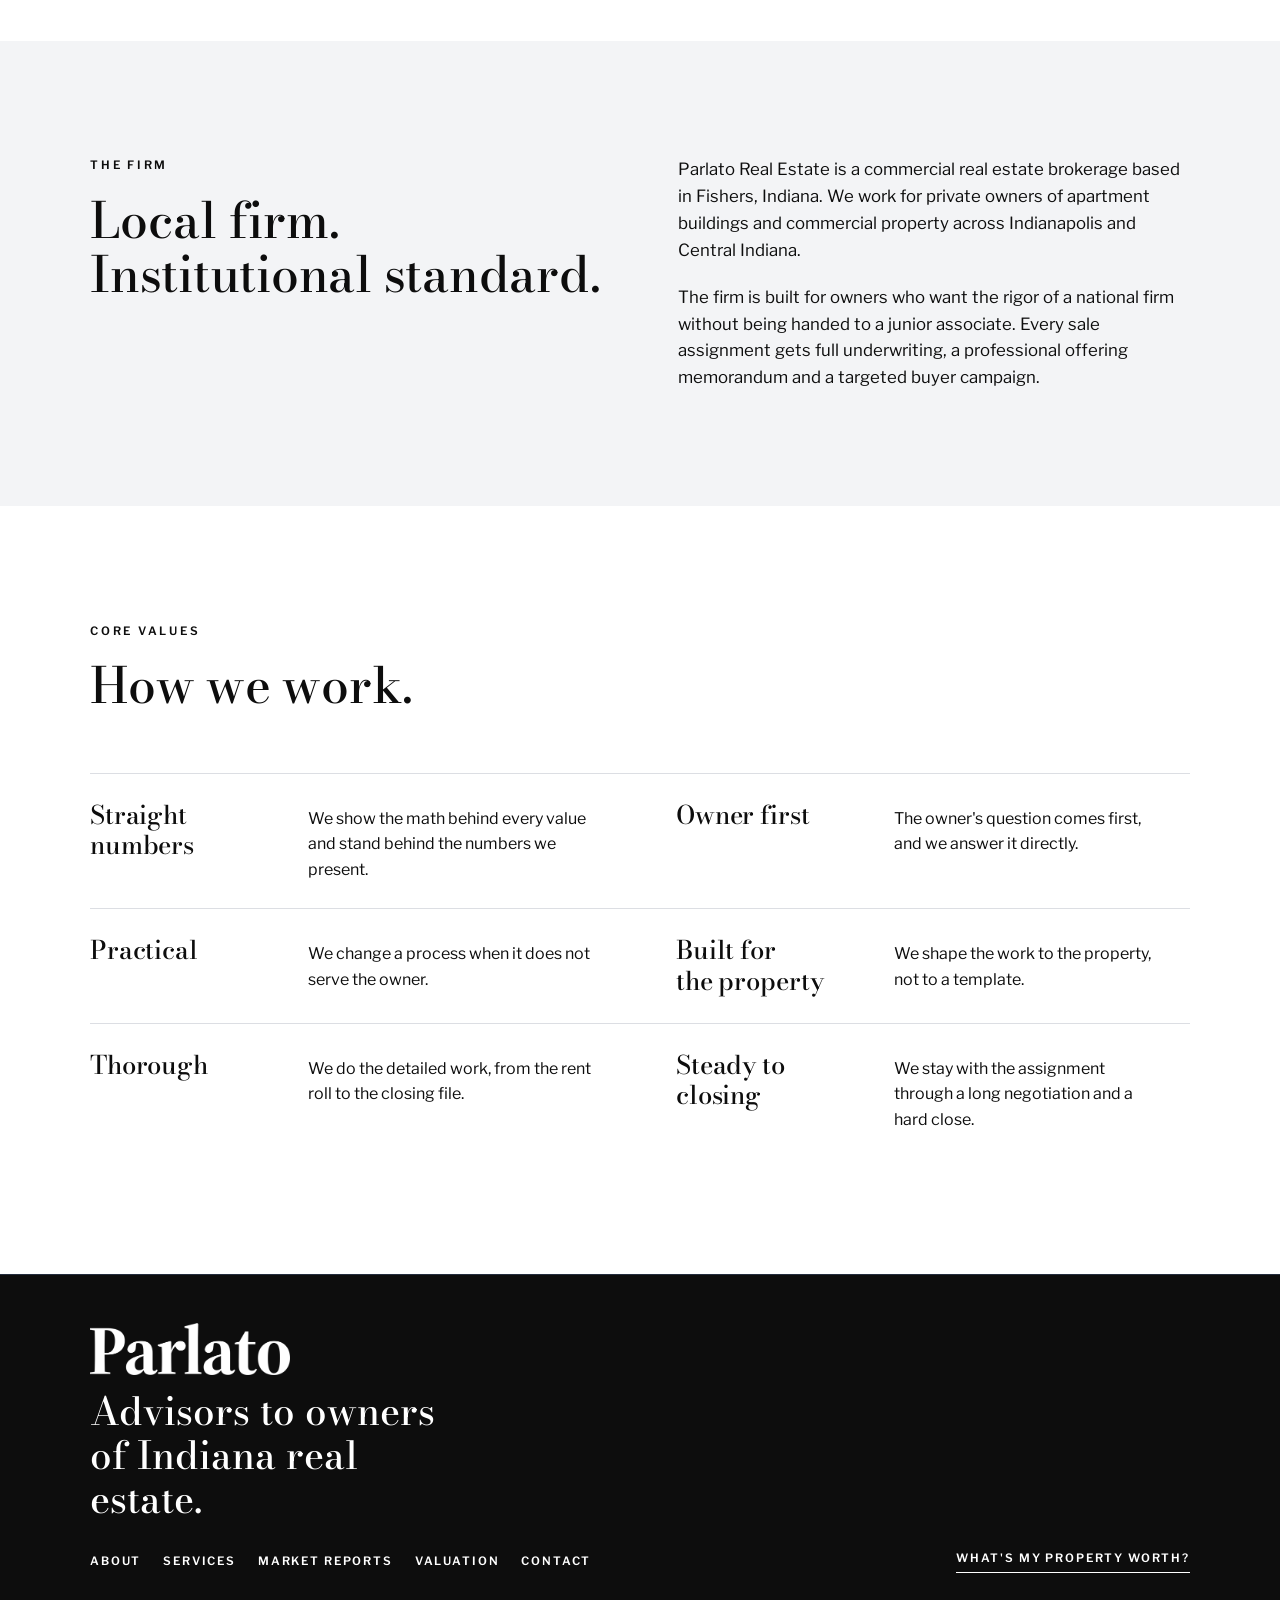
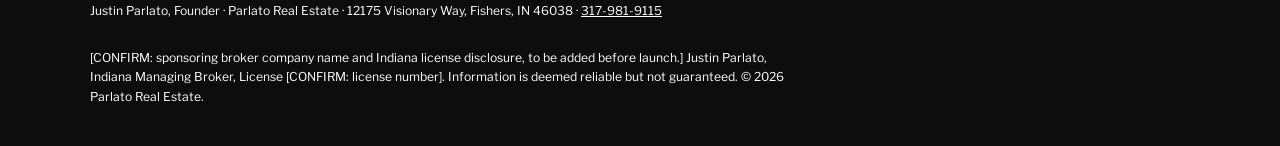
<file: about.html>
<!DOCTYPE html>
<html lang="en">
<head>
  <meta charset="utf-8">
  <meta name="viewport" content="width=device-width, initial-scale=1, viewport-fit=cover">
  <title>About Justin Parlato, Indianapolis Commercial Real Estate Broker | Parlato</title>
  <meta name="description" content="Justin Parlato is the founder of Parlato Real Estate, a Fishers, Indiana brokerage for multifamily and commercial property owners in Central Indiana.">
  <meta name="robots" content="noindex, nofollow">
  <!-- [CONFIRM DOMAIN] Remove noindex and add an absolute canonical URL and Open Graph URL tags only after publication is approved. -->
  <meta property="og:type" content="website">
  <meta property="og:site_name" content="Parlato Real Estate">
  <meta property="og:title" content="About Justin Parlato, Indianapolis Commercial Real Estate Broker | Parlato">
  <meta property="og:description" content="Justin Parlato is the founder of Parlato Real Estate, a Fishers, Indiana brokerage for multifamily and commercial property owners in Central Indiana.">
  <meta name="theme-color" content="#0D0D0D">
  <link rel="icon" href="images/favicon-32.png" type="image/png" sizes="32x32">
  <link rel="apple-touch-icon" href="images/apple-touch-icon.png" sizes="180x180">
  <link rel="preload" href="fonts/libre-franklin-latin-400-normal.woff2" as="font" type="font/woff2" crossorigin>
  <link rel="preload" href="fonts/bodoni-moda-latin-500-normal.woff2" as="font" type="font/woff2" crossorigin>
  <link rel="stylesheet" href="css/styles.css">
</head>
<body>
<a class="skip-link" href="#main">Skip to main content</a>
  <div class="review-banner">
    <div class="wrap">Review preview. Not for publication. Items marked [CONFIRM] need review before launch.</div>
  </div>
  <header class="site-head">
    <div class="wrap">
      <a class="logo" href="index.html" aria-label="Parlato Real Estate home">
        <span class="logo-plate">
          <img src="images/logo-15a-black.png" alt="Parlato Real Estate" width="640" height="250">
        </span>
      </a>
      <button class="nav-toggle" id="navToggle" type="button" aria-expanded="false" aria-controls="nav">Menu</button>
      <nav class="nav" id="nav" aria-label="Primary">
        <a href="about.html" aria-current="page">About</a><a href="services.html">Services</a><a href="market-reports.html">Market Reports</a><a href="market-sales.html" data-show-when="market-sales" hidden>Market Sales</a><a href="listings.html"None data-show-when="listings" hidden>Listings</a><a href="sold.html"None data-show-when="sold" hidden>Sold</a><a href="contact.html">Contact</a><a class="btn solid" href="valuation.html">What's my property worth?</a>
      </nav>
    </div>
  </header>
<main id="main">

    <section class="hero-photo short" aria-labelledby="about-h">
      <img class="hero-img" src="images/banner-indy-downtown-1280.webp" srcset="images/banner-indy-downtown-800.webp 800w, images/banner-indy-downtown-1280.webp 1280w, images/banner-indy-downtown-1920.webp 1920w" sizes="100vw" alt="Aerial view of downtown Indianapolis towers and the White River" width="1920" height="1440" fetchpriority="high" decoding="async">
      <div class="hero-scrim">
        <div class="wrap hero-copy">
          <p class="eyebrow">About</p>
          <h1 id="about-h">Justin Parlato, founder.</h1>
          <p class="lede">Parlato Real Estate is a commercial real estate brokerage in Fishers, Indiana, led by its founder on every assignment.</p>
        </div>
      </div>
    </section>

    <section class="band" aria-labelledby="founder-h">
      <div class="wrap">
        <article class="member">
          <figure class="portrait">
            <img src="images/justin-parlato.jpg" alt="Justin Parlato, founder and managing broker of Parlato Real Estate" width="720" height="900">
            <span class="tag">Justin Parlato, Founder</span>
          </figure>
          <div class="member-copy">
            <h2 id="founder-h">Justin Parlato</h2>
            <p class="role">Founder</p>
            <p>Justin Parlato is the founder of Parlato Real Estate and an Indiana managing broker. He works every assignment himself and answers his own phone.</p>
            <!-- Flagged claims: background in multifamily investment sales, real estate development, and his own investment deals. -->
            <p>His background spans multifamily investment sales, real estate development and his own investment deals, so he approaches every assignment as an owner would: by the numbers, with an eye on what the next buyer will underwrite.</p>
            <ul class="creds">
              <li><span>Title</span><span>Founder</span></li>
              <li><span>License</span><span>Indiana Real Estate Broker and Managing Broker <span class="confirm">[CONFIRM: license number]</span></span></li>
              <!-- Flagged claim: education. -->
              <li><span>Education</span><span>Real Estate and Marketing, Kelley School of Business, IU Indianapolis</span></li>
              <li><span>Focus</span><span>Multifamily and commercial investment sales, Central Indiana</span></li>
            </ul>
            <!-- Add when Justin supplies them, in his words: how he works an assignment, and community and affiliations. Do not invent biography. -->
            <div class="cta-row">
              <a class="btn solid" href="contact.html">Talk with Justin <span class="arrow" aria-hidden="true"></span></a>
              <a class="btn" href="valuation.html">What's my property worth?</a>
            </div>
          </div>
        </article>
      </div>
    </section>

    <section class="band stone" id="firm" aria-labelledby="why-h">
      <div class="wrap">
        <div class="split">
          <div class="head" style="margin-bottom:0">
            <p class="eyebrow">The firm</p>
            <h2 id="why-h">Local firm. Institutional standard.</h2>
          </div>
          <div class="body">
            <p>Parlato Real Estate is a commercial real estate brokerage based in Fishers, Indiana. We work for private owners of apartment buildings and commercial property across Indianapolis and Central Indiana.</p>
            <!-- Flagged claims: "the rigor of a national firm" and "without being handed to a junior associate." -->
            <p>The firm is built for owners who want the rigor of a national firm without being handed to a junior associate. Every sale assignment gets full underwriting, a professional offering memorandum and a targeted buyer campaign.</p>
          </div>
        </div>
        <!--
          METRICS BAND. Hidden until data/metrics.json has entries, then it appears by itself.
          Every number must be real and approved. The totals should equal what the Sold page can support.
        -->
        <dl class="metrics" data-render="metrics" data-show-when="metrics" hidden></dl>
        <!-- Testimonials live in data/testimonials.json and show on the home page once real, client-approved quotes exist. -->
      </div>
    </section>

    <section class="band" aria-labelledby="values-h">
      <div class="wrap">
        <div class="head">
          <p class="eyebrow">Core values</p>
          <h2 id="values-h">How we work.</h2>
        </div>
        <!-- [CONFIRM: core values wording. Reworded Nov 11, 2026 to fit the voice rules (no edgy words). Needs Justin and Joseph approval.] -->
        <ol class="values">
          <li><h3>Straight numbers</h3><p>We show the math behind every value and stand behind the numbers we present.</p></li>
          <li><h3>Owner first</h3><p>The owner's question comes first, and we answer it directly.</p></li>
          <li><h3>Practical</h3><p>We change a process when it does not serve the owner.</p></li>
          <li><h3>Built for the property</h3><p>We shape the work to the property, not to a template.</p></li>
          <li><h3>Thorough</h3><p>We do the detailed work, from the rent roll to the closing file.</p></li>
          <li><h3>Steady to closing</h3><p>We stay with the assignment through a long negotiation and a hard close.</p></li>
        </ol>
      </div>
    </section>

</main>
<footer class="foot">
    <div class="wrap">
      <div class="foot-brand">
        <img src="images/logo-15a-name-only-white.png" alt="Parlato" width="520" height="135">
        <p class="foot-line">Advisors to owners of Indiana real estate.</p>
      </div>
      <div class="foot-top">
        <nav aria-label="Footer"><a href="about.html">About</a><a href="services.html">Services</a><a href="market-reports.html">Market Reports</a><a href="market-sales.html" data-show-when="market-sales" hidden>Market Sales</a><a href="listings.html"None data-show-when="listings" hidden>Listings</a><a href="sold.html"None data-show-when="sold" hidden>Sold</a><a href="valuation.html">Valuation</a><a href="contact.html">Contact</a></nav>
        <a class="foot-worth" href="valuation.html">What's my property worth?</a>
      </div>
      <small>Justin Parlato, Founder · Parlato Real Estate · 12175 Visionary Way, Fishers, IN 46038 · <a href="tel:+13179819115">317-981-9115</a></small>
      <small>[CONFIRM: sponsoring broker company name and Indiana license disclosure, to be added before launch.] Justin Parlato, Indiana Managing Broker, License [CONFIRM: license number]. Information is deemed reliable but not guaranteed. © 2026 Parlato Real Estate.</small>
    </div>
  </footer>
  <div class="cta-bar" role="region" aria-label="Quick actions">
    <a class="btn" href="contact.html">Contact</a>
    <a class="btn solid" href="valuation.html">What's my property worth?</a>
  </div>
  <script src="js/main.js" defer></script>
</body>
</html>
</file>
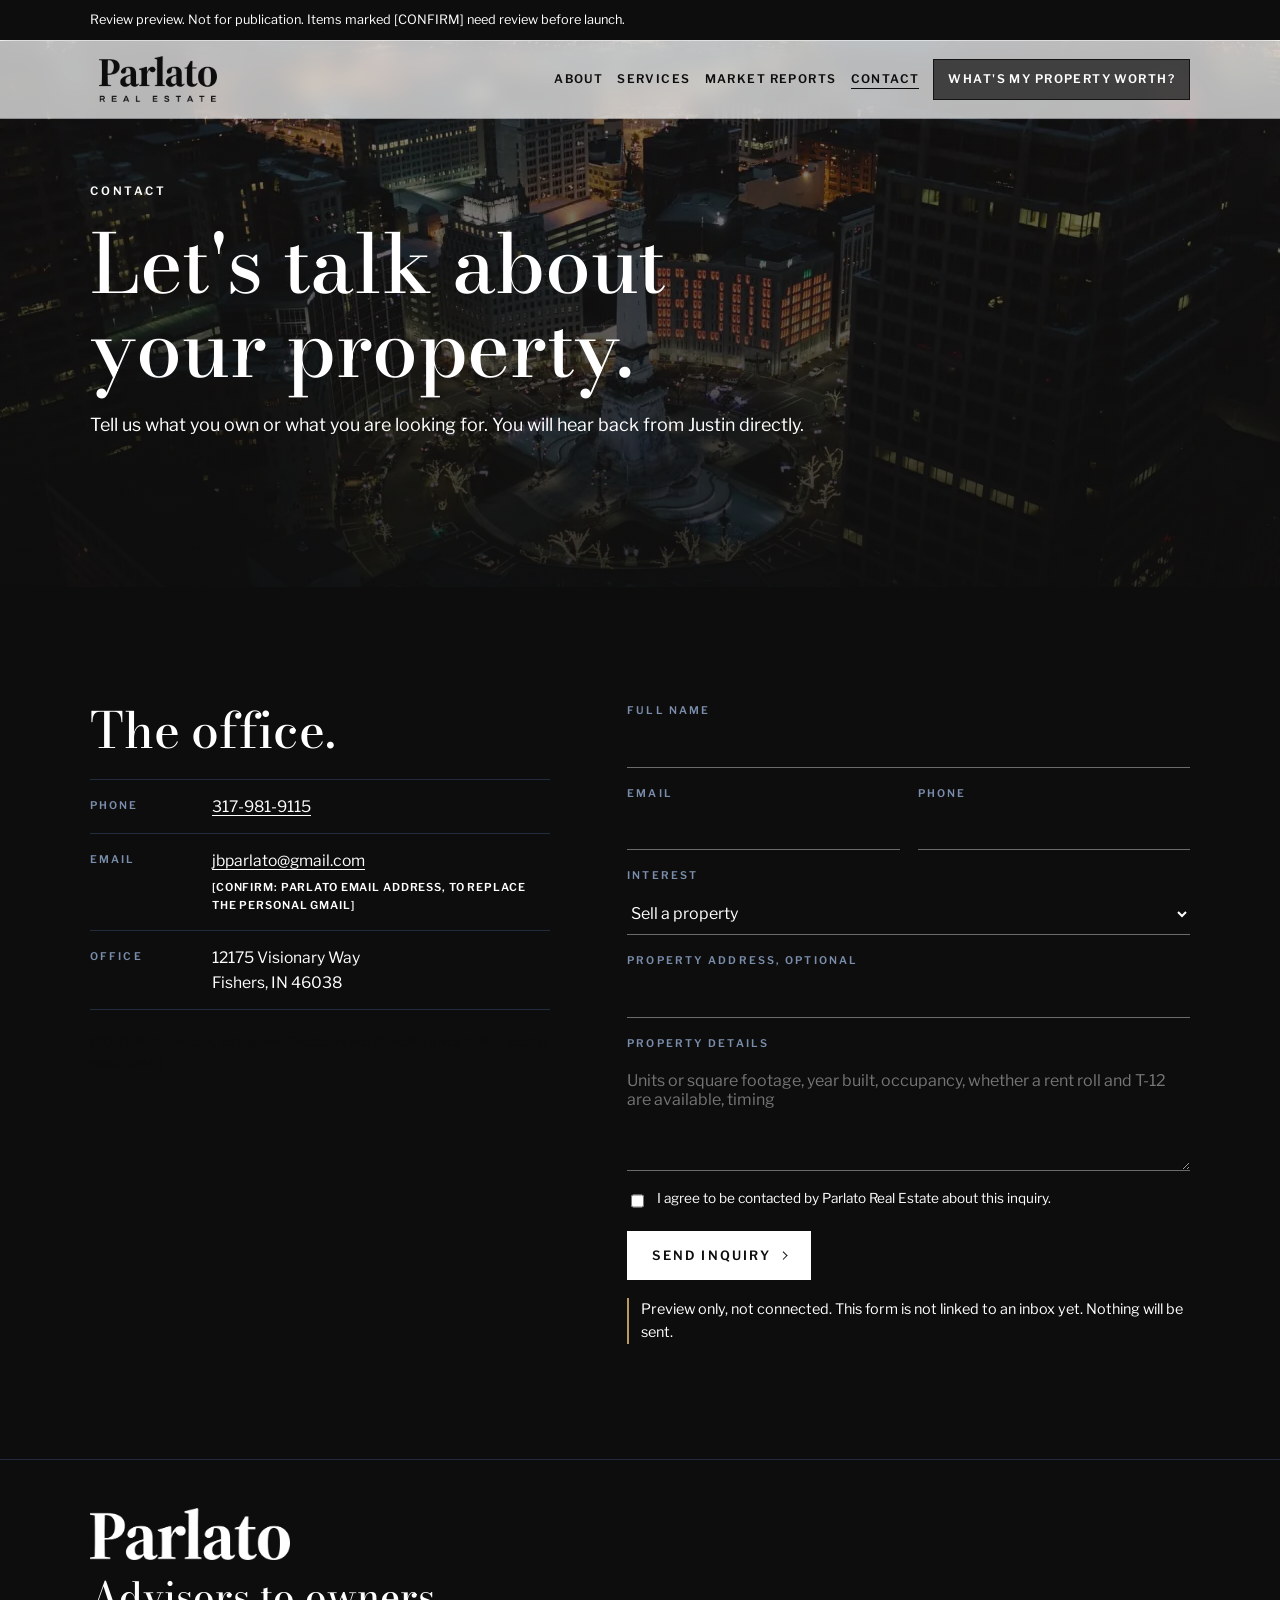
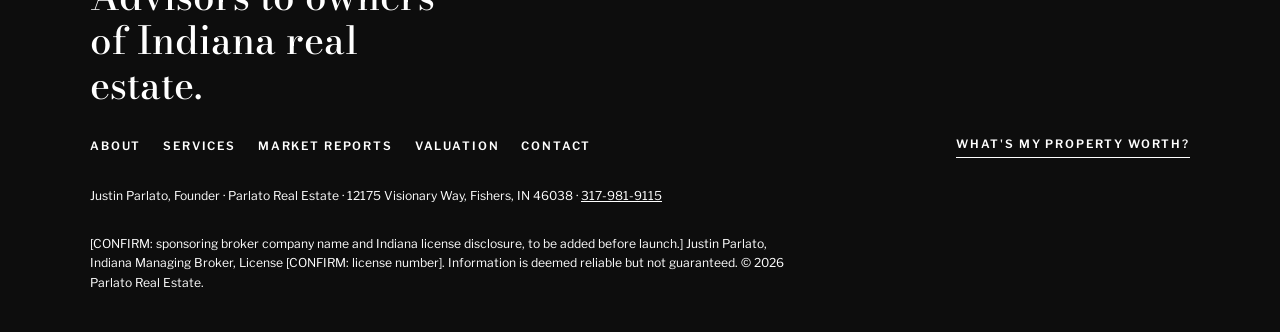
<file: contact.html>
<!DOCTYPE html>
<html lang="en">
<head>
  <meta charset="utf-8">
  <meta name="viewport" content="width=device-width, initial-scale=1, viewport-fit=cover">
  <title>Contact Parlato Real Estate, Fishers, Indiana | Parlato</title>
  <meta name="description" content="Contact Justin Parlato, founder of Parlato Real Estate, about selling, buying or leasing multifamily and commercial property in Central Indiana.">
  <meta name="robots" content="noindex, nofollow">
  <!-- [CONFIRM DOMAIN] Remove noindex and add an absolute canonical URL and Open Graph URL tags only after publication is approved. -->
  <meta property="og:type" content="website">
  <meta property="og:site_name" content="Parlato Real Estate">
  <meta property="og:title" content="Contact Parlato Real Estate, Fishers, Indiana | Parlato">
  <meta property="og:description" content="Contact Justin Parlato, founder of Parlato Real Estate, about selling, buying or leasing multifamily and commercial property in Central Indiana.">
  <meta name="theme-color" content="#0D0D0D">
  <link rel="icon" href="images/favicon-32.png" type="image/png" sizes="32x32">
  <link rel="apple-touch-icon" href="images/apple-touch-icon.png" sizes="180x180">
  <link rel="preload" href="fonts/libre-franklin-latin-400-normal.woff2" as="font" type="font/woff2" crossorigin>
  <link rel="preload" href="fonts/bodoni-moda-latin-500-normal.woff2" as="font" type="font/woff2" crossorigin>
  <link rel="stylesheet" href="css/styles.css">
</head>
<body>
<a class="skip-link" href="#main">Skip to main content</a>
  <div class="review-banner">
    <div class="wrap">Review preview. Not for publication. Items marked [CONFIRM] need review before launch.</div>
  </div>
  <header class="site-head">
    <div class="wrap">
      <a class="logo" href="index.html" aria-label="Parlato Real Estate home">
        <span class="logo-plate">
          <img src="images/logo-15a-black.png" alt="Parlato Real Estate" width="640" height="250">
        </span>
      </a>
      <button class="nav-toggle" id="navToggle" type="button" aria-expanded="false" aria-controls="nav">Menu</button>
      <nav class="nav" id="nav" aria-label="Primary">
        <a href="about.html">About</a><a href="services.html">Services</a><a href="market-reports.html">Market Reports</a><a href="market-sales.html" data-show-when="market-sales" hidden>Market Sales</a><a href="listings.html"None data-show-when="listings" hidden>Listings</a><a href="sold.html"None data-show-when="sold" hidden>Sold</a><a href="contact.html" aria-current="page">Contact</a><a class="btn solid" href="valuation.html">What's my property worth?</a>
      </nav>
    </div>
  </header>
<main id="main">


    <section class="hero-photo banner" aria-labelledby="contact-hero">
      <!-- Licensed stock photograph (see images/CREDITS.md). Replace with Parlato photography when available. -->
      <img class="hero-img" src="images/banner-indy-monument-1280.webp" srcset="images/banner-indy-monument-800.webp 800w, images/banner-indy-monument-1280.webp 1280w, images/banner-indy-monument-1920.webp 1920w" sizes="100vw" alt="Monument Circle in downtown Indianapolis at night" width="1920" height="1281" fetchpriority="high" decoding="async">
      <div class="hero-scrim">
        <div class="wrap hero-copy">
          <p class="eyebrow">Contact</p>
          <h1 id="contact-hero">Let's talk about your property.</h1>
          <p class="lede">Tell us what you own or what you are looking for. You will hear back from Justin directly.</p>
        </div>
      </div>
    </section>
    <section class="band ink" aria-labelledby="contact-h">
      <div class="wrap contact">
        <div class="card-info">
          <h2 id="contact-h">The office.</h2>
          <dl class="info">
            <div>
              <dt>Phone</dt>
              <dd><a href="tel:+13179819115">317-981-9115</a></dd>
            </div>
            <div>
              <dt>Email</dt>
              <dd>
                <a href="mailto:jbparlato@gmail.com">jbparlato@gmail.com</a>
                <span class="confirm">[CONFIRM: Parlato email address, to replace the personal Gmail]</span>
              </dd>
            </div>
            <div>
              <dt>Office</dt>
              <dd>12175 Visionary Way<br>Fishers, IN 46038</dd>
            </div>
          </dl>
          <p class="note">[CONFIRM: LinkedIn, Instagram, Facebook and X profile URLs before adding public links.]</p>
        </div>
        <!--
          Lead form. Preview only, not connected. Nothing is sent.
          When Joseph approves, connect monday WorkForms or a webhook and map the interest values to a monday status column.
        -->
        <form id="inquiry" novalidate>
          <div class="hp" aria-hidden="true">
            <label for="company_website">Company website
              <input id="company_website" name="company_website" tabindex="-1" autocomplete="off">
            </label>
          </div>
          <label for="f-name">Full name
            <input id="f-name" name="name" autocomplete="name" required>
          </label>
          <div class="row">
            <label for="f-email">Email
              <input type="email" id="f-email" name="email" autocomplete="email" required>
            </label>
            <label for="f-phone">Phone
              <input type="tel" id="f-phone" name="phone" autocomplete="tel" required>
            </label>
          </div>
          <label for="f-interest">Interest
            <select id="f-interest" name="interest" required>
              <option>Sell a property</option>
              <option>Buy a property</option>
              <option>Lease space</option>
              <option>Find tenants</option>
              <option>Get notified of new offerings</option>
              <option>General inquiry</option>
            </select>
          </label>
          <label for="f-addr">Property address, optional
            <input id="f-addr" name="address" autocomplete="street-address">
          </label>
          <label for="f-msg">
            <span id="msg-l">Message</span>
            <textarea id="f-msg" name="message" required></textarea>
          </label>
          <label class="consent" for="f-consent">
            <input type="checkbox" id="f-consent" name="consent" required>
            <span>I agree to be contacted by Parlato Real Estate about this inquiry.</span>
          </label>
          <div>
            <button class="btn solid" type="submit">Send inquiry <span class="arrow" aria-hidden="true"></span></button>
          </div>
          <p class="preview-note static" id="formPreview">Preview only, not connected. This form is not linked to an inbox yet. Nothing will be sent.</p>
          <p class="form-msg" hidden id="formMsg" tabindex="-1"></p>
        </form>
      </div>
    </section>

</main>
<footer class="foot">
    <div class="wrap">
      <div class="foot-brand">
        <img src="images/logo-15a-name-only-white.png" alt="Parlato" width="520" height="135">
        <p class="foot-line">Advisors to owners of Indiana real estate.</p>
      </div>
      <div class="foot-top">
        <nav aria-label="Footer"><a href="about.html">About</a><a href="services.html">Services</a><a href="market-reports.html">Market Reports</a><a href="market-sales.html" data-show-when="market-sales" hidden>Market Sales</a><a href="listings.html"None data-show-when="listings" hidden>Listings</a><a href="sold.html"None data-show-when="sold" hidden>Sold</a><a href="valuation.html">Valuation</a><a href="contact.html">Contact</a></nav>
        <a class="foot-worth" href="valuation.html">What's my property worth?</a>
      </div>
      <small>Justin Parlato, Founder · Parlato Real Estate · 12175 Visionary Way, Fishers, IN 46038 · <a href="tel:+13179819115">317-981-9115</a></small>
      <small>[CONFIRM: sponsoring broker company name and Indiana license disclosure, to be added before launch.] Justin Parlato, Indiana Managing Broker, License [CONFIRM: license number]. Information is deemed reliable but not guaranteed. © 2026 Parlato Real Estate.</small>
    </div>
  </footer>
  <div class="cta-bar" role="region" aria-label="Quick actions">
    <a class="btn" href="contact.html">Contact</a>
    <a class="btn solid" href="valuation.html">What's my property worth?</a>
  </div>
  <script src="js/main.js" defer></script>
</body>
</html>
</file>
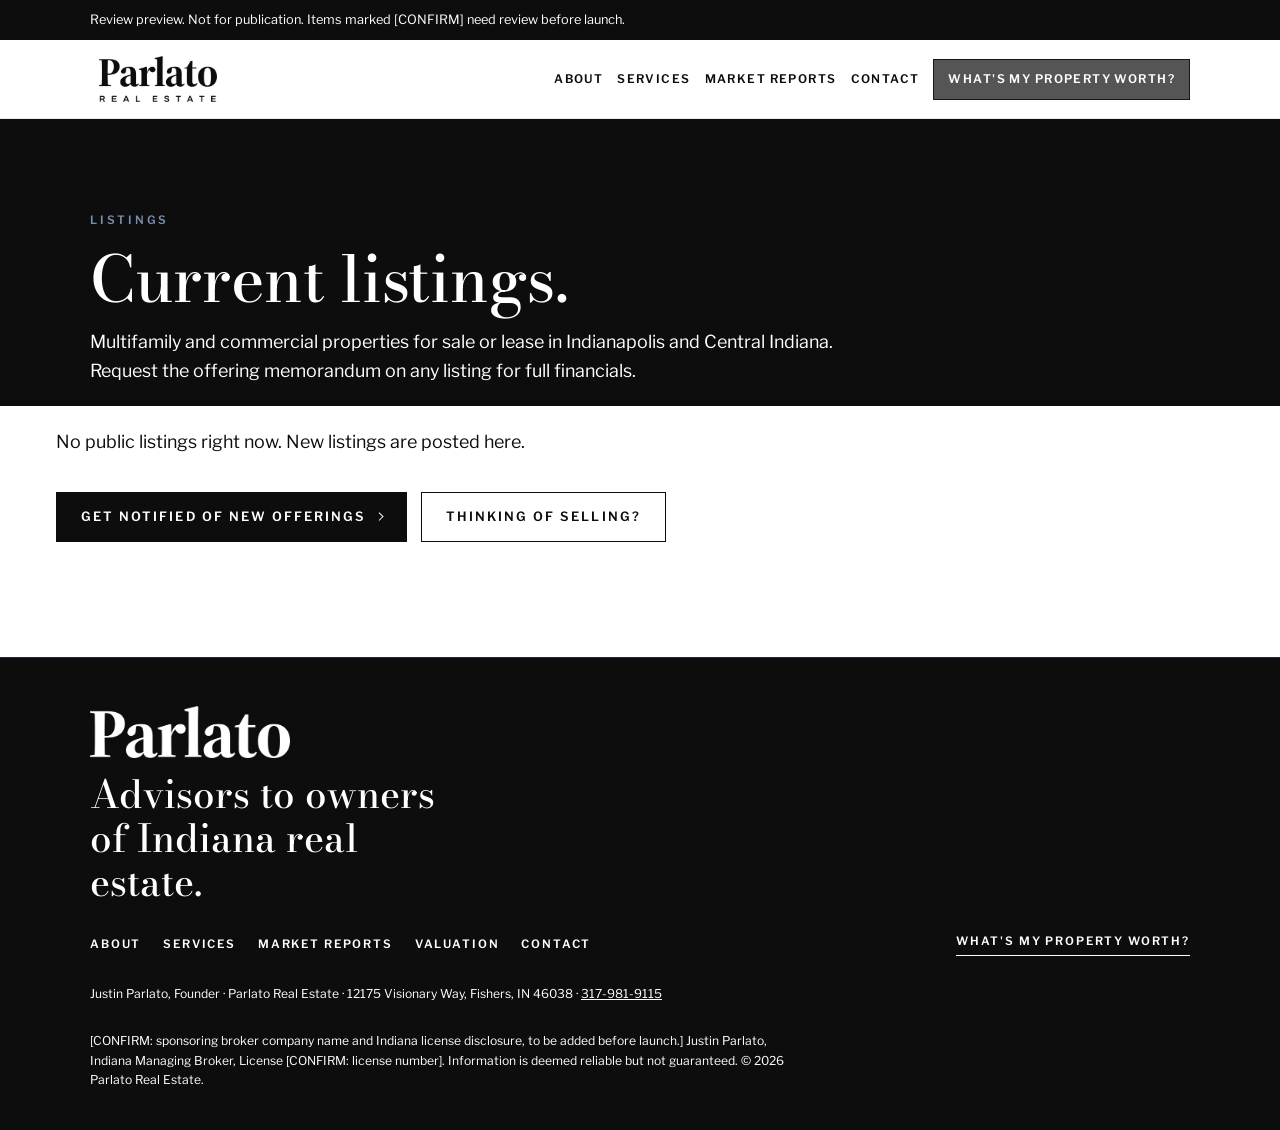
<file: listings.html>
<!DOCTYPE html>
<html lang="en">
<head>
  <meta charset="utf-8">
  <meta name="viewport" content="width=device-width, initial-scale=1, viewport-fit=cover">
  <title>Indianapolis Multifamily and Commercial Listings | Parlato</title>
  <meta name="description" content="Multifamily and commercial properties for sale or lease in Indianapolis and Central Indiana, listed by Parlato Real Estate.">
  <meta name="robots" content="noindex, nofollow">
  <!-- [CONFIRM DOMAIN] Remove noindex and add an absolute canonical URL and Open Graph URL tags only after publication is approved. -->
  <meta property="og:type" content="website">
  <meta property="og:site_name" content="Parlato Real Estate">
  <meta property="og:title" content="Indianapolis Multifamily and Commercial Listings | Parlato">
  <meta property="og:description" content="Multifamily and commercial properties for sale or lease in Indianapolis and Central Indiana, listed by Parlato Real Estate.">
  <meta name="theme-color" content="#0D0D0D">
  <link rel="icon" href="images/favicon-32.png" type="image/png" sizes="32x32">
  <link rel="apple-touch-icon" href="images/apple-touch-icon.png" sizes="180x180">
  <link rel="preload" href="fonts/libre-franklin-latin-400-normal.woff2" as="font" type="font/woff2" crossorigin>
  <link rel="preload" href="fonts/bodoni-moda-latin-500-normal.woff2" as="font" type="font/woff2" crossorigin>
  <link rel="stylesheet" href="css/styles.css">
</head>
<body>
<a class="skip-link" href="#main">Skip to main content</a>
  <div class="review-banner">
    <div class="wrap">Review preview. Not for publication. Items marked [CONFIRM] need review before launch.</div>
  </div>
  <header class="site-head">
    <div class="wrap">
      <a class="logo" href="index.html" aria-label="Parlato Real Estate home">
        <span class="logo-plate">
          <img src="images/logo-15a-black.png" alt="Parlato Real Estate" width="640" height="250">
        </span>
      </a>
      <button class="nav-toggle" id="navToggle" type="button" aria-expanded="false" aria-controls="nav">Menu</button>
      <nav class="nav" id="nav" aria-label="Primary">
        <a href="about.html">About</a><a href="services.html">Services</a><a href="market-reports.html">Market Reports</a><a href="market-sales.html" data-show-when="market-sales" hidden>Market Sales</a><a href="listings.html" aria-current="page" data-show-when="listings" hidden>Listings</a><a href="sold.html"None data-show-when="sold" hidden>Sold</a><a href="contact.html">Contact</a><a class="btn solid" href="valuation.html">What's my property worth?</a>
      </nav>
    </div>
  </header>
<main id="main">

    <section class="page-hero compact">
      <div class="wrap">
        <p class="eyebrow">Listings</p>
        <h1>Current listings.</h1>
        <p class="lede">Multifamily and commercial properties for sale or lease in Indianapolis and Central Indiana. Request the offering memorandum on any listing for full financials.</p>
      </div>
    </section>
    <section class="band market-band" aria-labelledby="list-h">
      <div class="wrap">
        <h2 id="list-h" class="visually-hidden">Listing map and cards</h2>
        <!-- Listings come from data/listings.json. Only real, signed listings approved for marketing. State the cap rate basis every time, for example "6.9% cap on trailing 12". -->
        <div id="market" class="market" data-source="data/listings.json" data-mode="listings" data-empty="No public listings right now. New listings are posted here.">
          <p class="note">Loading listings.</p>
        </div>
        <div class="cta-row" style="margin-top:36px">
          <a class="btn solid" href="contact.html?interest=notify">Get notified of new offerings <span class="arrow" aria-hidden="true"></span></a>
          <a class="btn" href="valuation.html">Thinking of selling?</a>
        </div>
      </div>
    </section>

</main>
<footer class="foot">
    <div class="wrap">
      <div class="foot-brand">
        <img src="images/logo-15a-name-only-white.png" alt="Parlato" width="520" height="135">
        <p class="foot-line">Advisors to owners of Indiana real estate.</p>
      </div>
      <div class="foot-top">
        <nav aria-label="Footer"><a href="about.html">About</a><a href="services.html">Services</a><a href="market-reports.html">Market Reports</a><a href="market-sales.html" data-show-when="market-sales" hidden>Market Sales</a><a href="listings.html"None data-show-when="listings" hidden>Listings</a><a href="sold.html"None data-show-when="sold" hidden>Sold</a><a href="valuation.html">Valuation</a><a href="contact.html">Contact</a></nav>
        <a class="foot-worth" href="valuation.html">What's my property worth?</a>
      </div>
      <small>Justin Parlato, Founder · Parlato Real Estate · 12175 Visionary Way, Fishers, IN 46038 · <a href="tel:+13179819115">317-981-9115</a></small>
      <small>[CONFIRM: sponsoring broker company name and Indiana license disclosure, to be added before launch.] Justin Parlato, Indiana Managing Broker, License [CONFIRM: license number]. Information is deemed reliable but not guaranteed. © 2026 Parlato Real Estate.</small>
    </div>
  </footer>
  <div class="cta-bar" role="region" aria-label="Quick actions">
    <a class="btn" href="contact.html">Contact</a>
    <a class="btn solid" href="valuation.html">What's my property worth?</a>
  </div>
  <script src="js/main.js" defer></script>
</body>
</html>
</file>
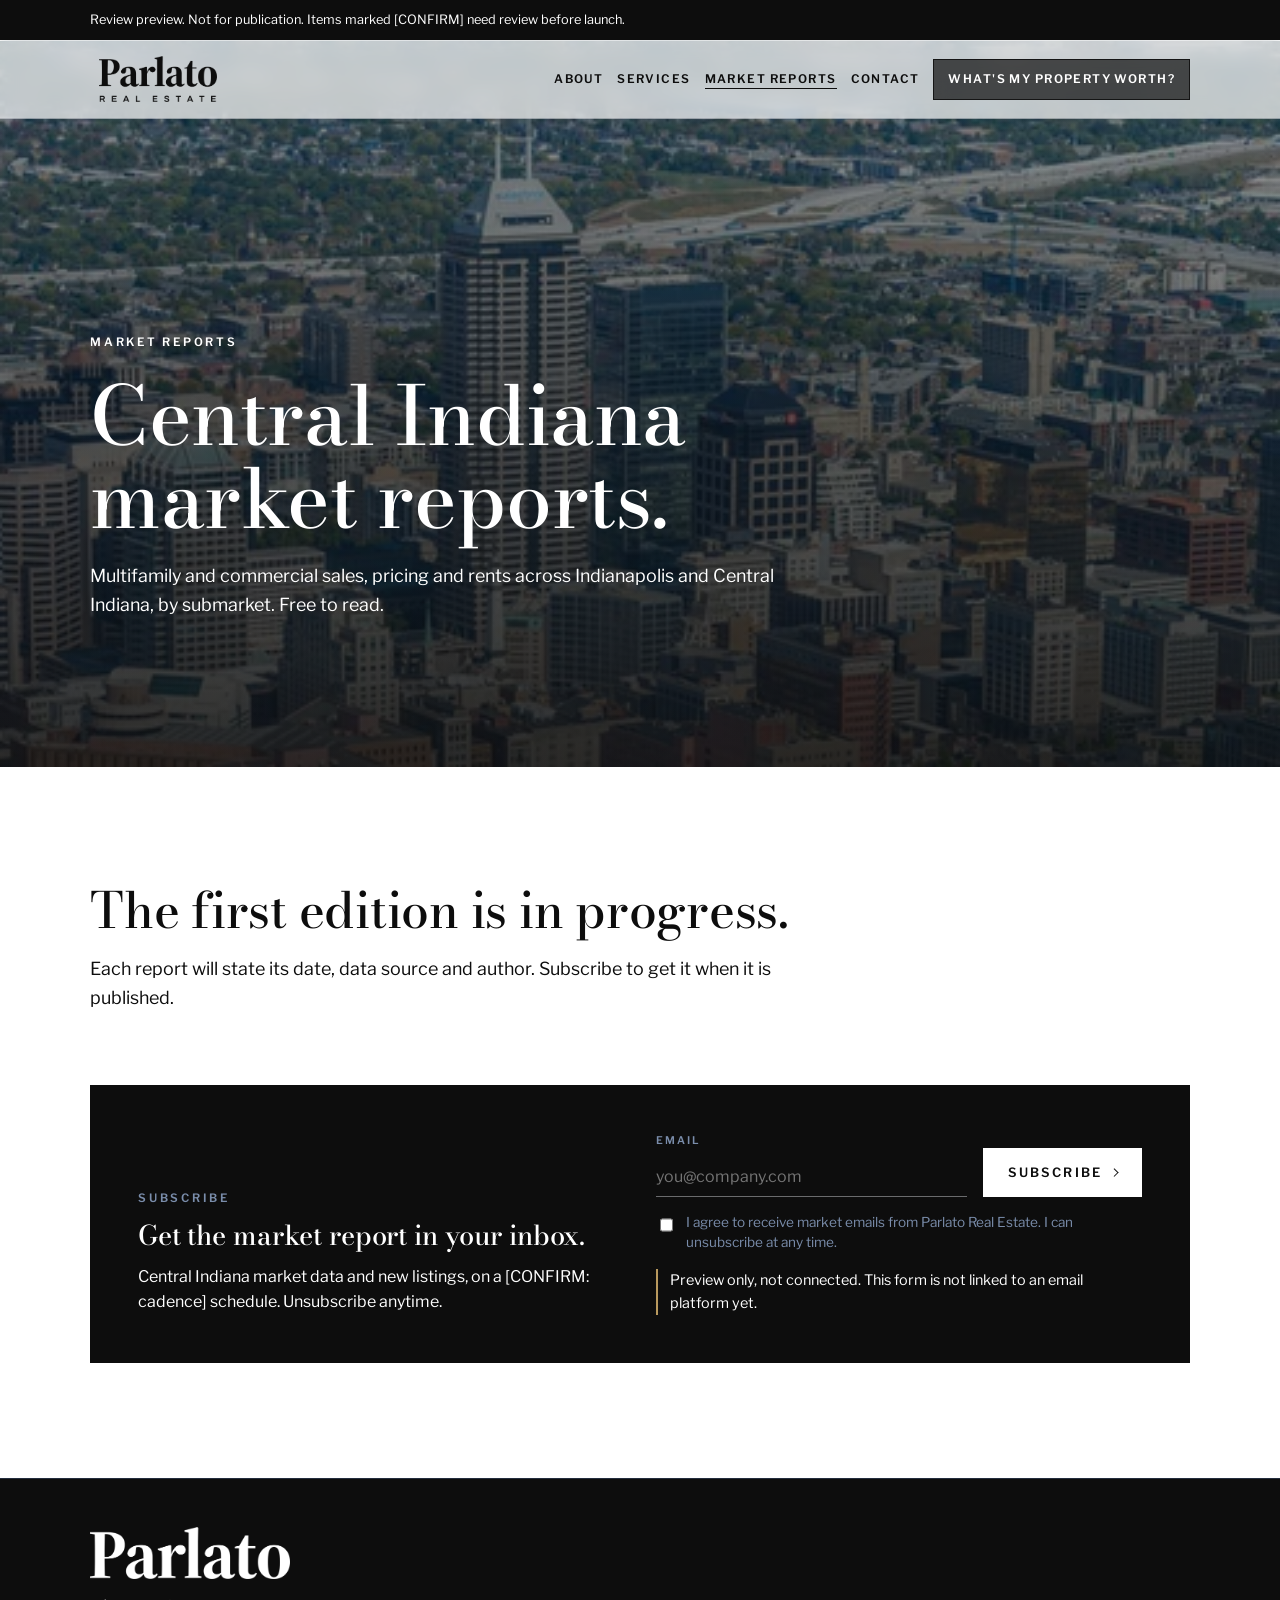
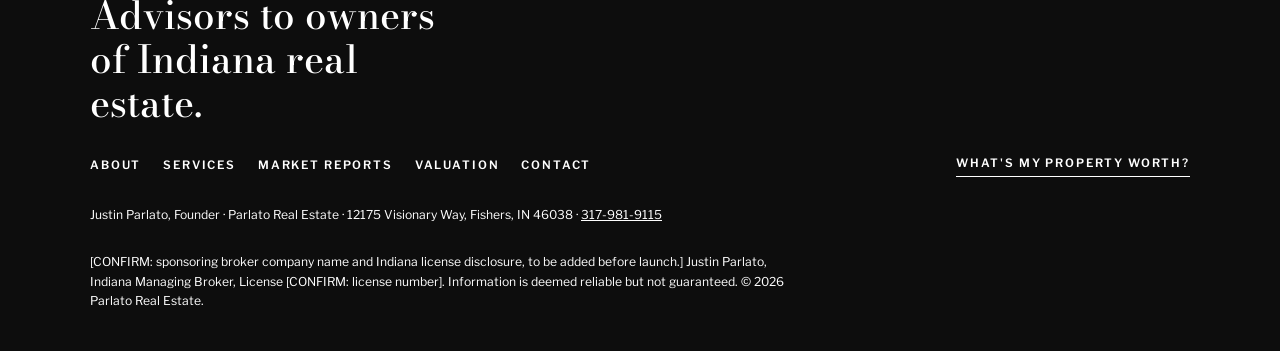
<file: market-reports.html>
<!DOCTYPE html>
<html lang="en">
<head>
  <meta charset="utf-8">
  <meta name="viewport" content="width=device-width, initial-scale=1, viewport-fit=cover">
  <title>Central Indiana Multifamily and Commercial Market Reports | Parlato</title>
  <meta name="description" content="Free market reports on multifamily and commercial sales, pricing and rents across Indianapolis and Central Indiana.">
  <meta name="robots" content="noindex, nofollow">
  <!-- [CONFIRM DOMAIN] Remove noindex and add an absolute canonical URL and Open Graph URL tags only after publication is approved. -->
  <meta property="og:type" content="website">
  <meta property="og:site_name" content="Parlato Real Estate">
  <meta property="og:title" content="Central Indiana Multifamily and Commercial Market Reports | Parlato">
  <meta property="og:description" content="Free market reports on multifamily and commercial sales, pricing and rents across Indianapolis and Central Indiana.">
  <meta name="theme-color" content="#0D0D0D">
  <link rel="icon" href="images/favicon-32.png" type="image/png" sizes="32x32">
  <link rel="apple-touch-icon" href="images/apple-touch-icon.png" sizes="180x180">
  <link rel="preload" href="fonts/libre-franklin-latin-400-normal.woff2" as="font" type="font/woff2" crossorigin>
  <link rel="preload" href="fonts/bodoni-moda-latin-500-normal.woff2" as="font" type="font/woff2" crossorigin>
  <link rel="stylesheet" href="css/styles.css">
</head>
<body>
<a class="skip-link" href="#main">Skip to main content</a>
  <div class="review-banner">
    <div class="wrap">Review preview. Not for publication. Items marked [CONFIRM] need review before launch.</div>
  </div>
  <header class="site-head">
    <div class="wrap">
      <a class="logo" href="index.html" aria-label="Parlato Real Estate home">
        <span class="logo-plate">
          <img src="images/logo-15a-black.png" alt="Parlato Real Estate" width="640" height="250">
        </span>
      </a>
      <button class="nav-toggle" id="navToggle" type="button" aria-expanded="false" aria-controls="nav">Menu</button>
      <nav class="nav" id="nav" aria-label="Primary">
        <a href="about.html">About</a><a href="services.html">Services</a><a href="market-reports.html" aria-current="page">Market Reports</a><a href="market-sales.html" data-show-when="market-sales" hidden>Market Sales</a><a href="listings.html"None data-show-when="listings" hidden>Listings</a><a href="sold.html"None data-show-when="sold" hidden>Sold</a><a href="contact.html">Contact</a><a class="btn solid" href="valuation.html">What's my property worth?</a>
      </nav>
    </div>
  </header>
<main id="main">

    <section class="hero-photo short" aria-labelledby="rep-hero">
      <img class="hero-img" src="images/banner-indy-grid-1920.webp" srcset="images/banner-indy-grid-800.webp 800w, images/banner-indy-grid-1280.webp 1280w, images/banner-indy-grid-1920.webp 1920w" sizes="100vw" alt="Aerial view of the downtown Indianapolis street grid" width="1920" height="420" fetchpriority="high" decoding="async">
      <div class="hero-scrim">
        <div class="wrap hero-copy">
          <p class="eyebrow">Market Reports</p>
          <h1 id="rep-hero">Central Indiana market reports.</h1>
          <p class="lede">Multifamily and commercial sales, pricing and rents across Indianapolis and Central Indiana, by submarket. Free to read.</p>
        </div>
      </div>
    </section>

    <section class="band" aria-labelledby="rep-h">
      <div class="wrap">
        <div class="head">
          <h2 id="rep-h">The first edition is in progress.</h2>
          <p class="lede">Each report will state its date, data source and author. Subscribe to get it when it is published.</p>
        </div>
        <!--
          REPORT LIST. Hidden until data/reports.json has entries. Publish each report as its own page under reports/,
          with a date, the data source, the author and a short method note. Never publish figures that are not sourced.
        -->
        <ul class="report-list" data-render="reports" data-show-when="reports" hidden></ul>
        <!-- LinkedIn posts and press lists stay hidden until there are real items. [CONFIRM: LinkedIn profile or company page URL.] Press must be about Parlato Real Estate and approved. -->
        <form class="subscribe" id="subscribe" novalidate>
          <!-- E-blast signup. [CONFIRM: email platform] and [CONFIRM: cadence]. Not connected in this preview. -->
          <div class="sub-copy">
            <p class="eyebrow">Subscribe</p>
            <h3>Get the market report in your inbox.</h3>
            <p>Central Indiana market data and new listings, on a [CONFIRM: cadence] schedule. Unsubscribe anytime.</p>
          </div>
          <div class="sub-fields">
            <label for="s-email">Email
              <input type="email" id="s-email" name="email" autocomplete="email" placeholder="you@company.com" required>
            </label>
            <button class="btn solid" type="submit">Subscribe <span class="arrow" aria-hidden="true"></span></button>
            <label class="consent" for="s-consent">
              <input type="checkbox" id="s-consent" name="consent" required>
              <span>I agree to receive market emails from Parlato Real Estate. I can unsubscribe at any time.</span>
            </label>
            <p class="preview-note static">Preview only, not connected. This form is not linked to an email platform yet.</p>
            <p class="sub-msg" hidden id="subMsg" tabindex="-1"></p>
          </div>
        </form>
      </div>
    </section>

</main>
<footer class="foot">
    <div class="wrap">
      <div class="foot-brand">
        <img src="images/logo-15a-name-only-white.png" alt="Parlato" width="520" height="135">
        <p class="foot-line">Advisors to owners of Indiana real estate.</p>
      </div>
      <div class="foot-top">
        <nav aria-label="Footer"><a href="about.html">About</a><a href="services.html">Services</a><a href="market-reports.html">Market Reports</a><a href="market-sales.html" data-show-when="market-sales" hidden>Market Sales</a><a href="listings.html"None data-show-when="listings" hidden>Listings</a><a href="sold.html"None data-show-when="sold" hidden>Sold</a><a href="valuation.html">Valuation</a><a href="contact.html">Contact</a></nav>
        <a class="foot-worth" href="valuation.html">What's my property worth?</a>
      </div>
      <small>Justin Parlato, Founder · Parlato Real Estate · 12175 Visionary Way, Fishers, IN 46038 · <a href="tel:+13179819115">317-981-9115</a></small>
      <small>[CONFIRM: sponsoring broker company name and Indiana license disclosure, to be added before launch.] Justin Parlato, Indiana Managing Broker, License [CONFIRM: license number]. Information is deemed reliable but not guaranteed. © 2026 Parlato Real Estate.</small>
    </div>
  </footer>
  <div class="cta-bar" role="region" aria-label="Quick actions">
    <a class="btn" href="contact.html">Contact</a>
    <a class="btn solid" href="valuation.html">What's my property worth?</a>
  </div>
  <script src="js/main.js" defer></script>
</body>
</html>
</file>
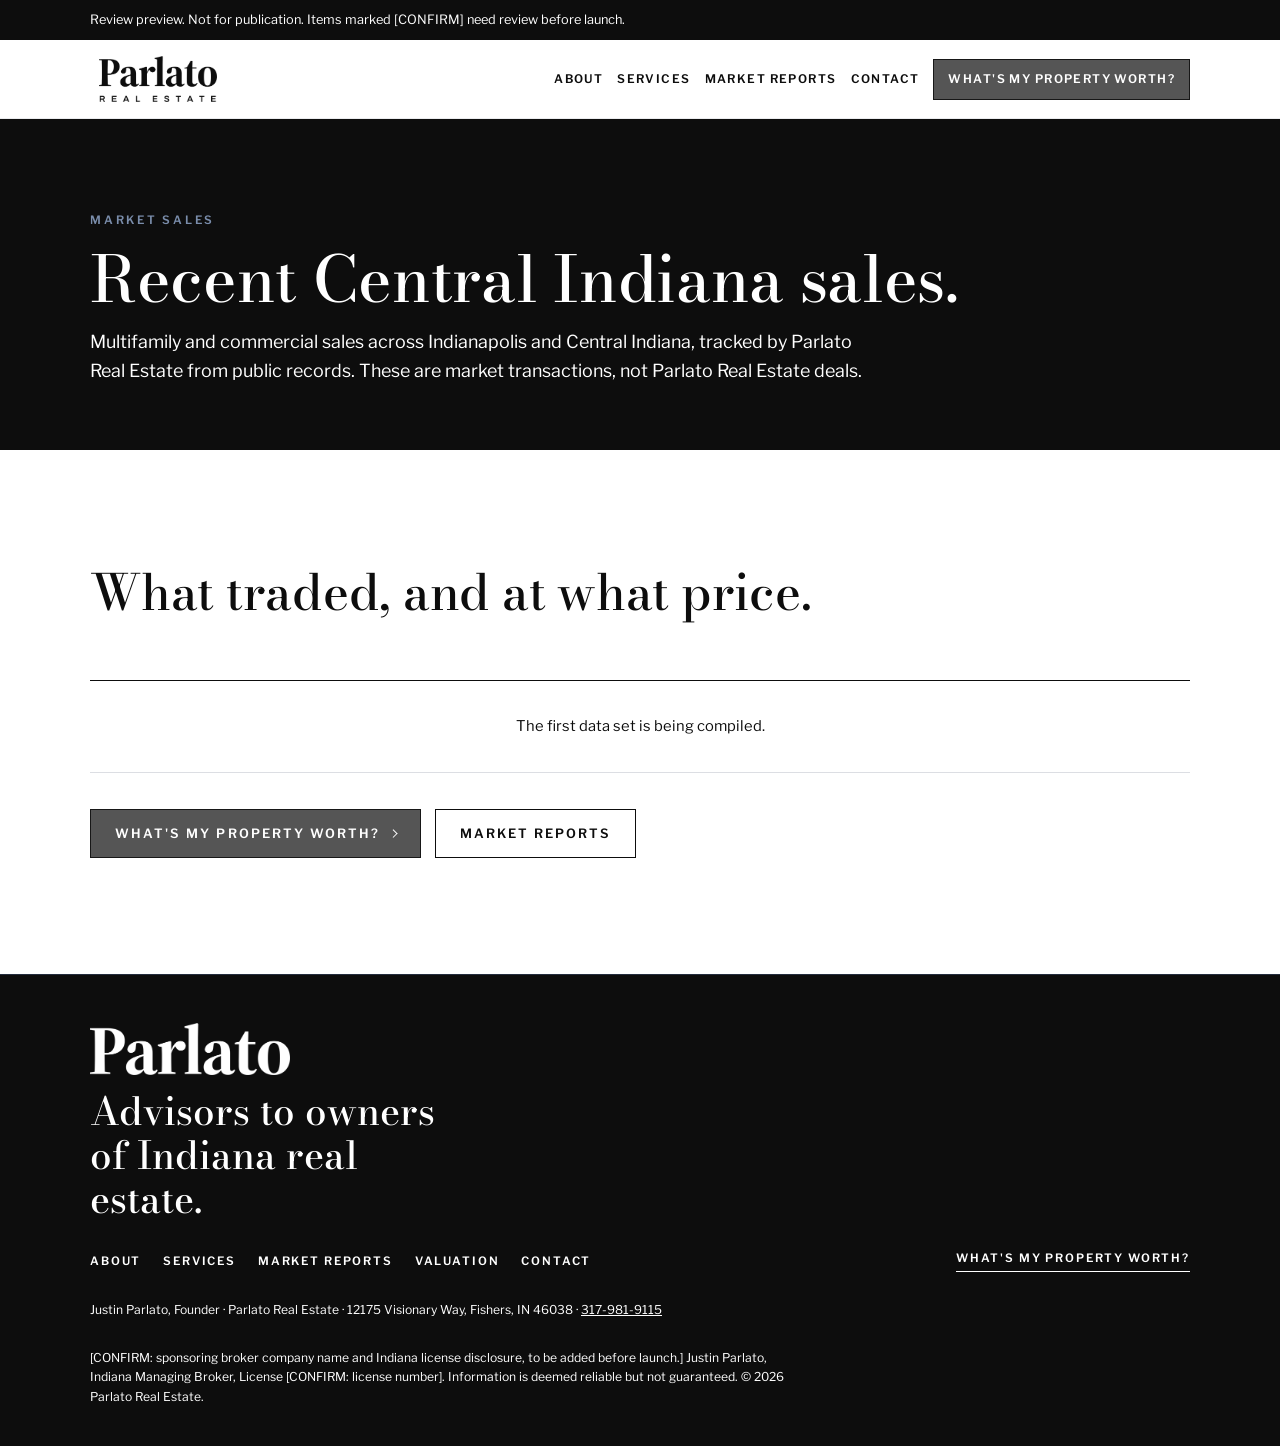
<file: market-sales.html>
<!DOCTYPE html>
<html lang="en">
<head>
  <meta charset="utf-8">
  <meta name="viewport" content="width=device-width, initial-scale=1, viewport-fit=cover">
  <title>Recent Multifamily and Commercial Sales, Central Indiana | Parlato</title>
  <meta name="description" content="Recent multifamily and commercial property sales in Indianapolis and Central Indiana, tracked from public records by Parlato Real Estate.">
  <meta name="robots" content="noindex, nofollow">
  <!-- [CONFIRM DOMAIN] Remove noindex and add an absolute canonical URL and Open Graph URL tags only after publication is approved. -->
  <meta property="og:type" content="website">
  <meta property="og:site_name" content="Parlato Real Estate">
  <meta property="og:title" content="Recent Multifamily and Commercial Sales, Central Indiana | Parlato">
  <meta property="og:description" content="Recent multifamily and commercial property sales in Indianapolis and Central Indiana, tracked from public records by Parlato Real Estate.">
  <meta name="theme-color" content="#0D0D0D">
  <link rel="icon" href="images/favicon-32.png" type="image/png" sizes="32x32">
  <link rel="apple-touch-icon" href="images/apple-touch-icon.png" sizes="180x180">
  <link rel="preload" href="fonts/libre-franklin-latin-400-normal.woff2" as="font" type="font/woff2" crossorigin>
  <link rel="preload" href="fonts/bodoni-moda-latin-500-normal.woff2" as="font" type="font/woff2" crossorigin>
  <link rel="stylesheet" href="css/styles.css">
</head>
<body>
<a class="skip-link" href="#main">Skip to main content</a>
  <div class="review-banner">
    <div class="wrap">Review preview. Not for publication. Items marked [CONFIRM] need review before launch.</div>
  </div>
  <header class="site-head">
    <div class="wrap">
      <a class="logo" href="index.html" aria-label="Parlato Real Estate home">
        <span class="logo-plate">
          <img src="images/logo-15a-black.png" alt="Parlato Real Estate" width="640" height="250">
        </span>
      </a>
      <button class="nav-toggle" id="navToggle" type="button" aria-expanded="false" aria-controls="nav">Menu</button>
      <nav class="nav" id="nav" aria-label="Primary">
        <a href="about.html">About</a><a href="services.html">Services</a><a href="market-reports.html">Market Reports</a><a href="market-sales.html" aria-current="page" data-show-when="market-sales" hidden>Market Sales</a><a href="listings.html"None data-show-when="listings" hidden>Listings</a><a href="sold.html" data-show-when="sold" hidden>Sold</a><a href="contact.html">Contact</a><a class="btn solid" href="valuation.html">What's my property worth?</a>
      </nav>
    </div>
  </header>
<main id="main">

    <section class="page-hero">
      <div class="wrap">
        <p class="eyebrow">Market Sales</p>
        <h1>Recent Central Indiana sales.</h1>
        <p class="lede">Multifamily and commercial sales across Indianapolis and Central Indiana, tracked by Parlato Real Estate from public records. These are market transactions, not Parlato Real Estate deals.</p>
      </div>
    </section>
    <section class="band" aria-labelledby="ms-h">
      <div class="wrap">
        <div class="head">
          <h2 id="ms-h">What traded, and at what price.</h2>
          <p class="lede" data-render="market-sales-meta"></p>
        </div>
        <!--
          Rows come from data/market-sales.json. Every row needs a public source. This page and its menu link
          appear by themselves once the file has rows. Never present a market sale as a Parlato transaction.
        -->
        <div class="tbl" data-render="market-sales-table" data-empty="The first data set is being compiled."></div>
        <div class="cta-row" style="margin-top:36px">
          <a class="btn solid" href="valuation.html">What's my property worth? <span class="arrow" aria-hidden="true"></span></a>
          <a class="btn" href="market-reports.html">Market reports</a>
        </div>
      </div>
    </section>

</main>
<footer class="foot">
    <div class="wrap">
      <div class="foot-brand">
        <img src="images/logo-15a-name-only-white.png" alt="Parlato" width="520" height="135">
        <p class="foot-line">Advisors to owners of Indiana real estate.</p>
      </div>
      <div class="foot-top">
        <nav aria-label="Footer"><a href="about.html">About</a><a href="services.html">Services</a><a href="market-reports.html">Market Reports</a><a href="market-sales.html" data-show-when="market-sales" hidden>Market Sales</a><a href="listings.html"None data-show-when="listings" hidden>Listings</a><a href="sold.html"None data-show-when="sold" hidden>Sold</a><a href="valuation.html">Valuation</a><a href="contact.html">Contact</a></nav>
        <a class="foot-worth" href="valuation.html">What's my property worth?</a>
      </div>
      <small>Justin Parlato, Founder · Parlato Real Estate · 12175 Visionary Way, Fishers, IN 46038 · <a href="tel:+13179819115">317-981-9115</a></small>
      <small>[CONFIRM: sponsoring broker company name and Indiana license disclosure, to be added before launch.] Justin Parlato, Indiana Managing Broker, License [CONFIRM: license number]. Information is deemed reliable but not guaranteed. © 2026 Parlato Real Estate.</small>
    </div>
  </footer>
  <div class="cta-bar" role="region" aria-label="Quick actions">
    <a class="btn" href="contact.html">Contact</a>
    <a class="btn solid" href="valuation.html">What's my property worth?</a>
  </div>
  <script src="js/main.js" defer></script>
</body>
</html>
</file>
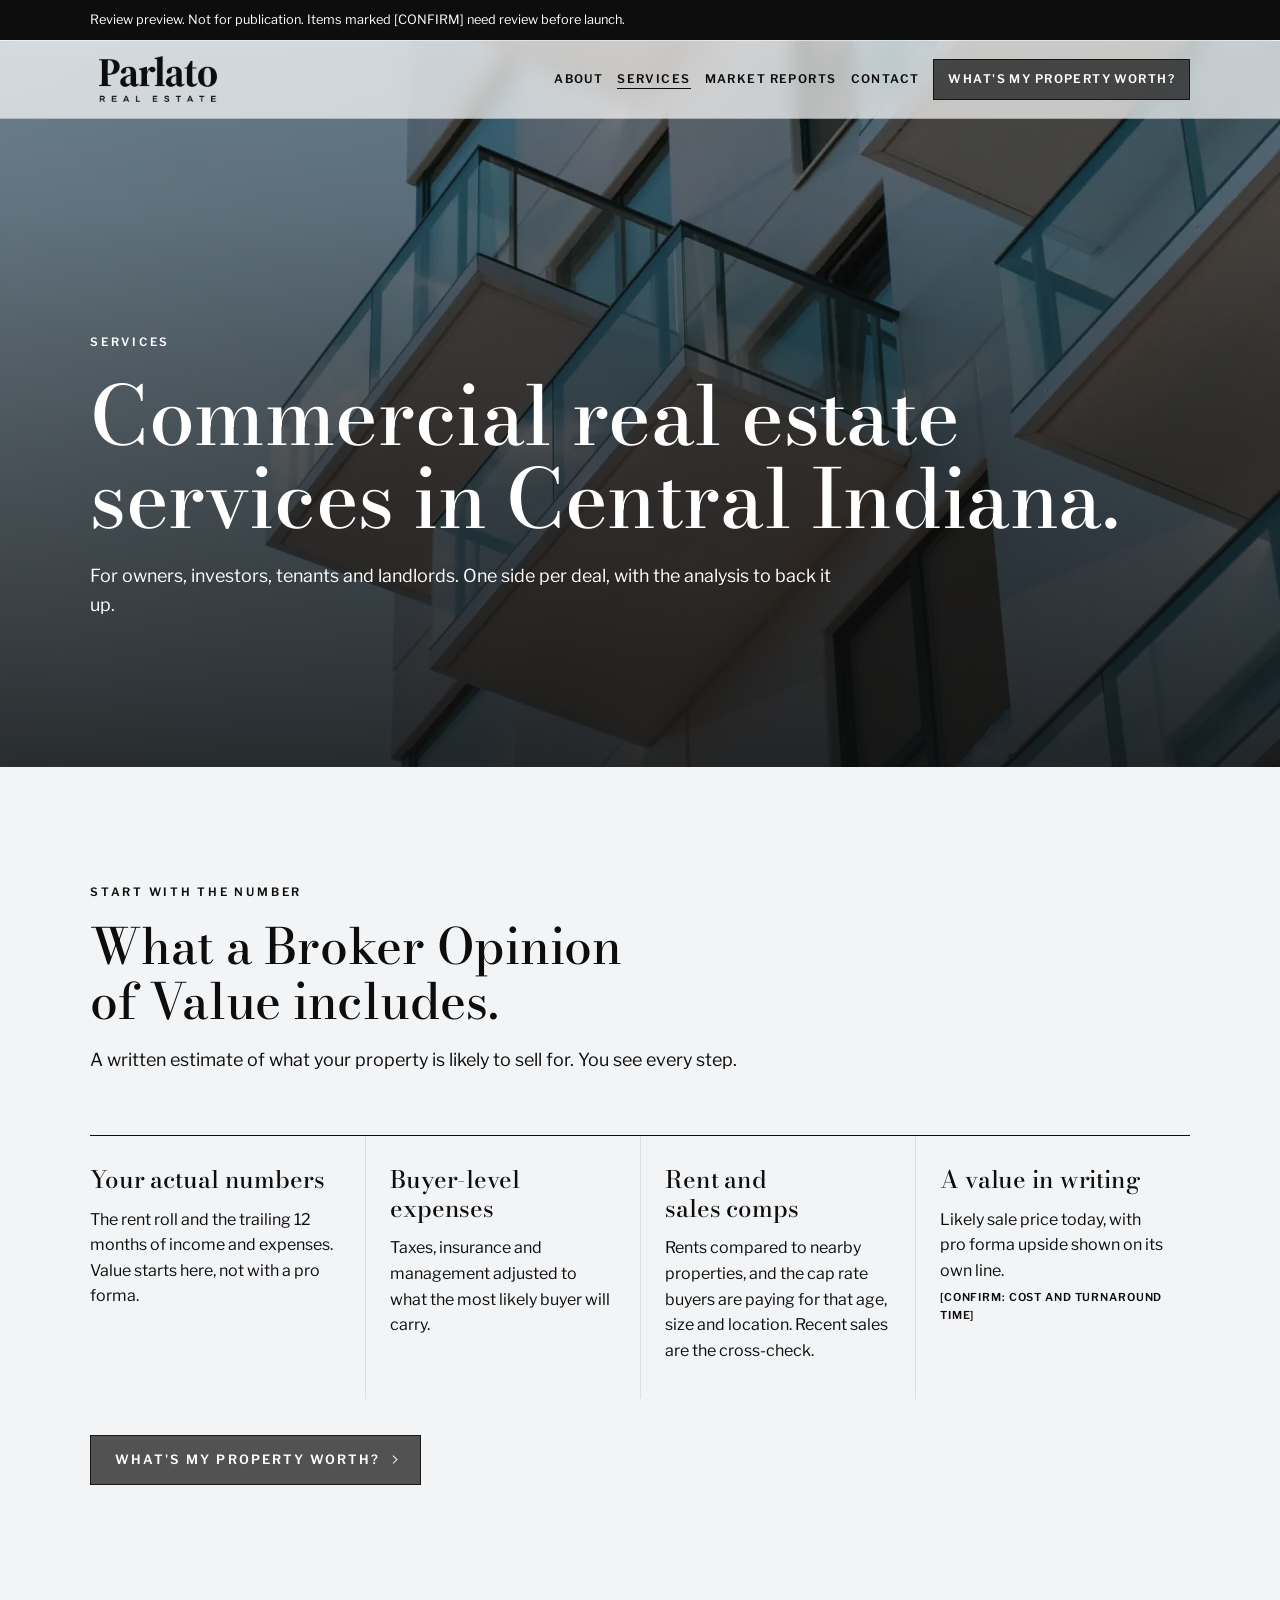
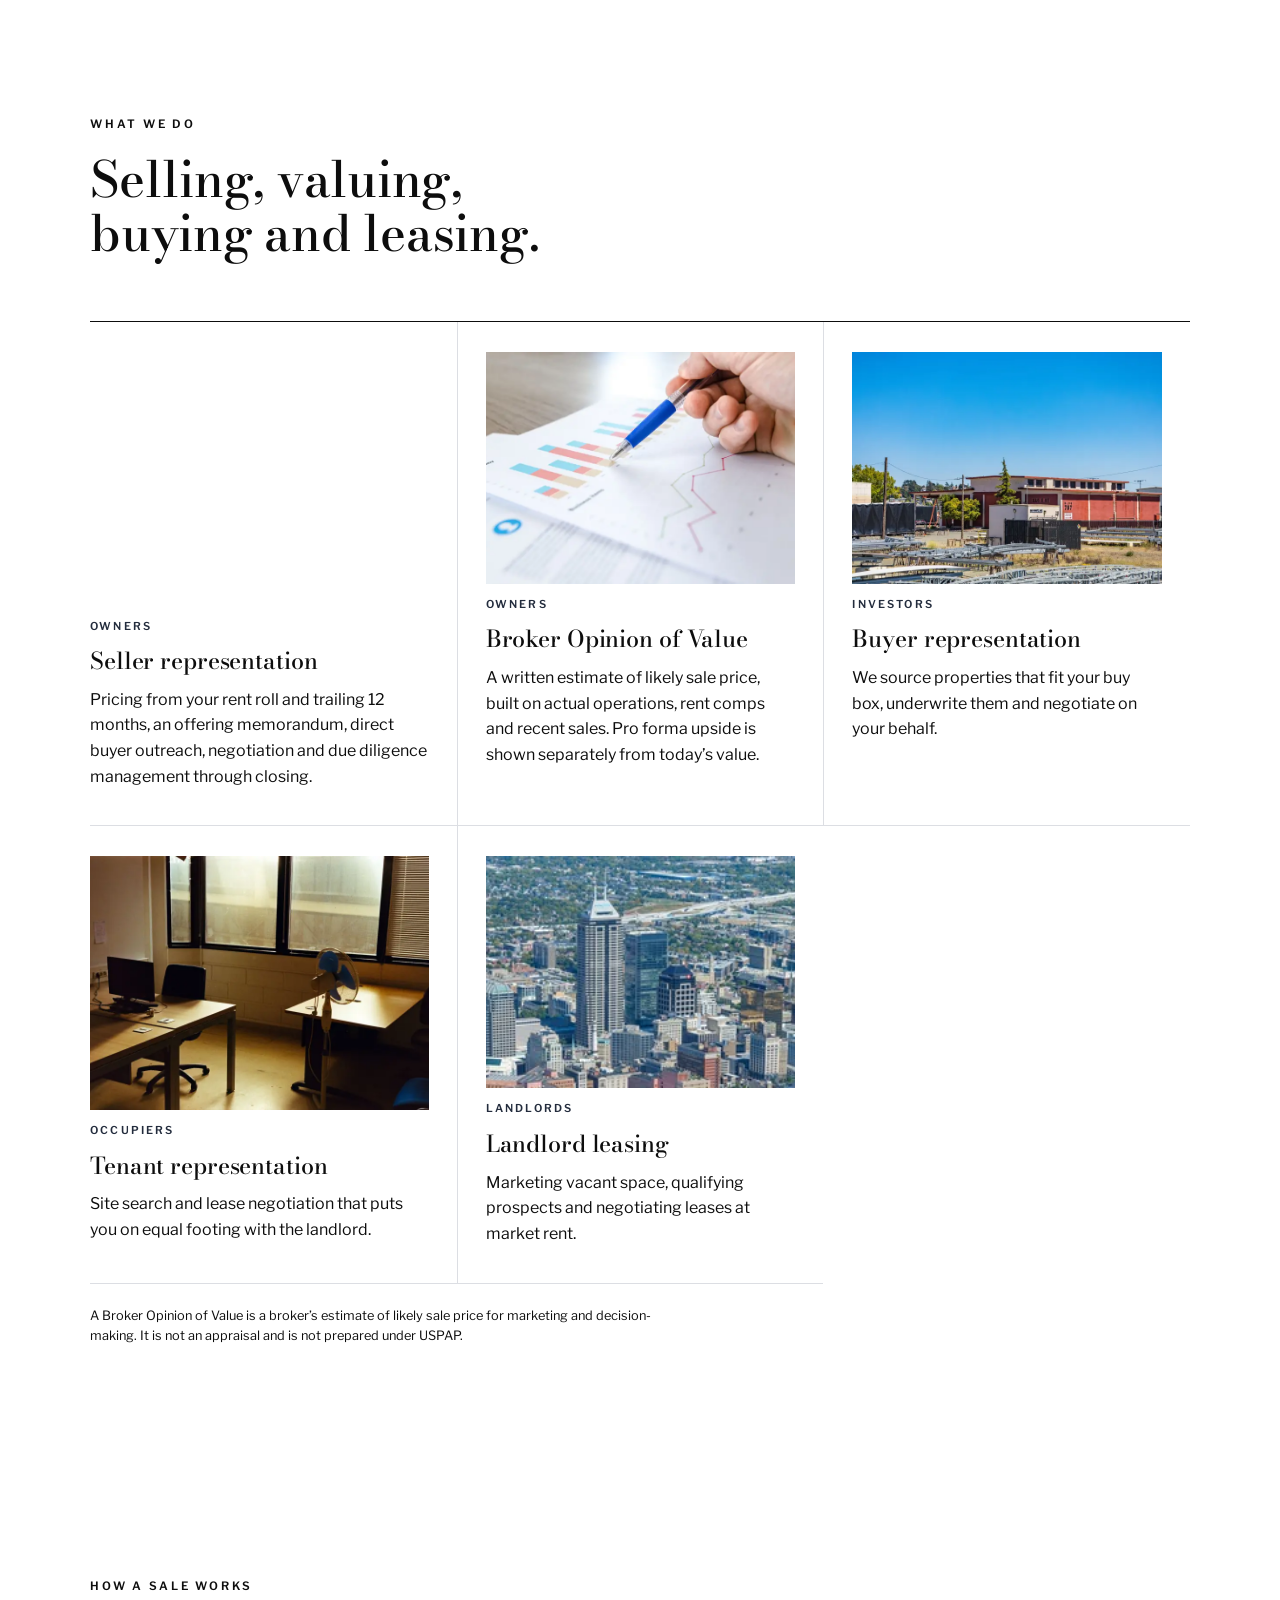
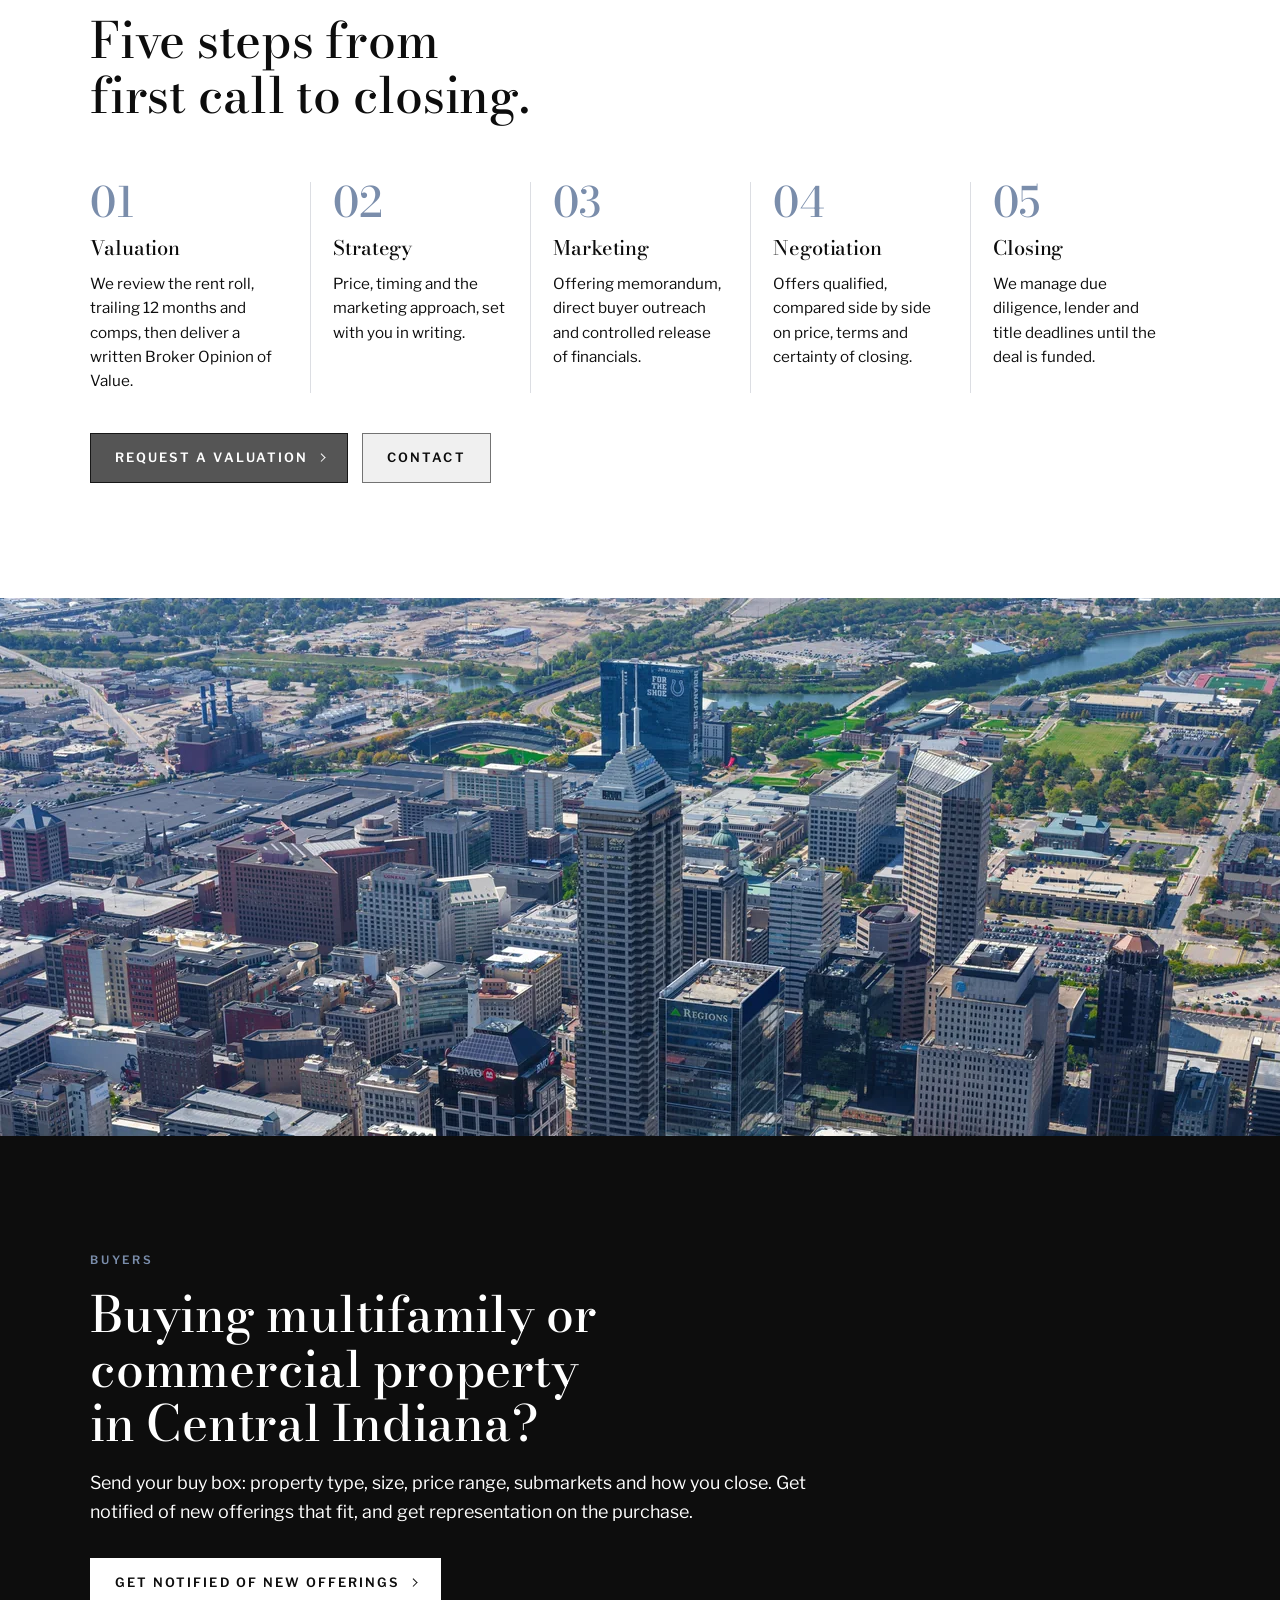
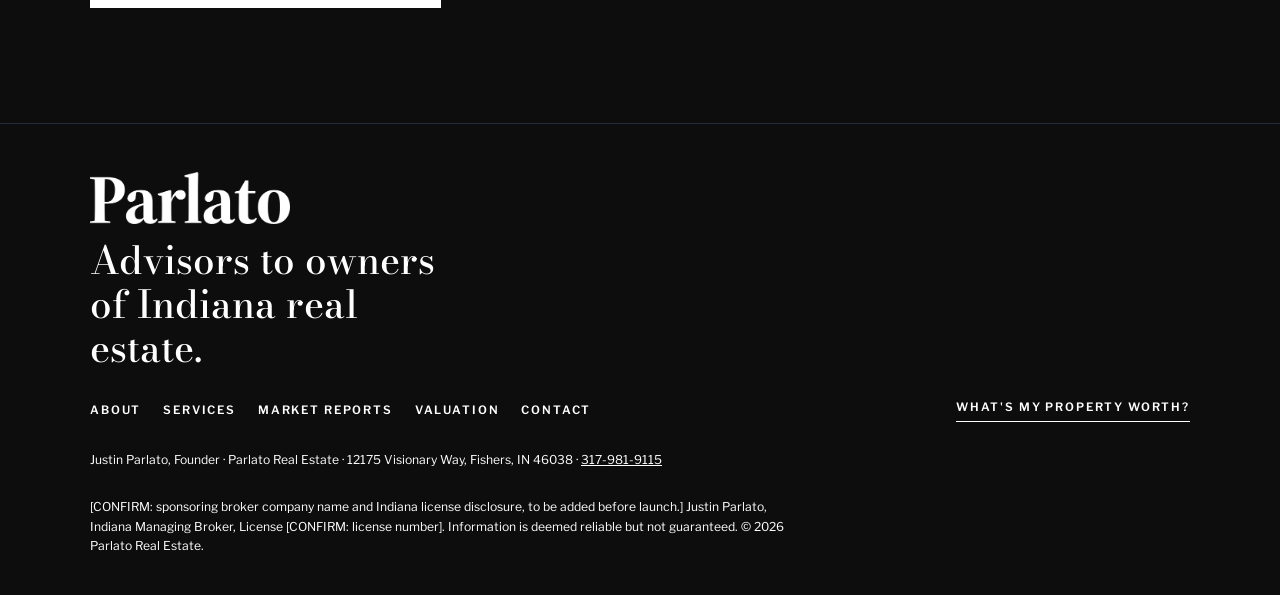
<file: services.html>
<!DOCTYPE html>
<html lang="en">
<head>
  <meta charset="utf-8">
  <meta name="viewport" content="width=device-width, initial-scale=1, viewport-fit=cover">
  <title>Multifamily and Commercial Brokerage Services, Indianapolis | Parlato</title>
  <meta name="description" content="Seller representation, Broker Opinions of Value, buyer representation and leasing for multifamily and commercial property in Central Indiana.">
  <meta name="robots" content="noindex, nofollow">
  <!-- [CONFIRM DOMAIN] Remove noindex and add an absolute canonical URL and Open Graph URL tags only after publication is approved. -->
  <meta property="og:type" content="website">
  <meta property="og:site_name" content="Parlato Real Estate">
  <meta property="og:title" content="Multifamily and Commercial Brokerage Services, Indianapolis | Parlato">
  <meta property="og:description" content="Seller representation, Broker Opinions of Value, buyer representation and leasing for multifamily and commercial property in Central Indiana.">
  <meta name="theme-color" content="#0D0D0D">
  <link rel="icon" href="images/favicon-32.png" type="image/png" sizes="32x32">
  <link rel="apple-touch-icon" href="images/apple-touch-icon.png" sizes="180x180">
  <link rel="preload" href="fonts/libre-franklin-latin-400-normal.woff2" as="font" type="font/woff2" crossorigin>
  <link rel="preload" href="fonts/bodoni-moda-latin-500-normal.woff2" as="font" type="font/woff2" crossorigin>
  <link rel="stylesheet" href="css/styles.css">
</head>
<body>
<a class="skip-link" href="#main">Skip to main content</a>
  <div class="review-banner">
    <div class="wrap">Review preview. Not for publication. Items marked [CONFIRM] need review before launch.</div>
  </div>
  <header class="site-head">
    <div class="wrap">
      <a class="logo" href="index.html" aria-label="Parlato Real Estate home">
        <span class="logo-plate">
          <img src="images/logo-15a-black.png" alt="Parlato Real Estate" width="640" height="250">
        </span>
      </a>
      <button class="nav-toggle" id="navToggle" type="button" aria-expanded="false" aria-controls="nav">Menu</button>
      <nav class="nav" id="nav" aria-label="Primary">
        <a href="about.html">About</a><a href="services.html" aria-current="page">Services</a><a href="market-reports.html">Market Reports</a><a href="market-sales.html" data-show-when="market-sales" hidden>Market Sales</a><a href="listings.html"None data-show-when="listings" hidden>Listings</a><a href="sold.html"None data-show-when="sold" hidden>Sold</a><a href="contact.html">Contact</a><a class="btn solid" href="valuation.html">What's my property worth?</a>
      </nav>
    </div>
  </header>
<main id="main">

    <section class="hero-photo short" aria-labelledby="svc-hero">
      <img class="hero-img" src="images/tile-multifamily-1280.webp" srcset="images/tile-multifamily-800.webp 800w, images/tile-multifamily-1280.webp 1280w, images/tile-multifamily-1920.webp 1920w" sizes="100vw" alt="Balconies on a multifamily building" width="1280" height="1920" fetchpriority="high" decoding="async">
      <div class="hero-scrim">
        <div class="wrap hero-copy">
          <p class="eyebrow">Services</p>
          <h1 id="svc-hero">Commercial real estate services in Central Indiana.</h1>
          <p class="lede">For owners, investors, tenants and landlords. One side per deal, with the analysis to back it up.</p>
        </div>
      </div>
    </section>

    <section class="band stone" id="valuation-includes" aria-labelledby="bov-h">
      <div class="wrap">
        <div class="head">
          <p class="eyebrow">Start with the number</p>
          <h2 id="bov-h">What a Broker Opinion of Value includes.</h2>
          <p class="lede">A written estimate of what your property is likely to sell for. You see every step.</p>
        </div>
        <div class="types">
          <article>
            <h3>Your actual numbers</h3>
            <p>The rent roll and the trailing 12 months of income and expenses. Value starts here, not with a pro forma.</p>
          </article>
          <article>
            <h3>Buyer-level expenses</h3>
            <p>Taxes, insurance and management adjusted to what the most likely buyer will carry.</p>
          </article>
          <article>
            <h3>Rent and sales comps</h3>
            <p>Rents compared to nearby properties, and the cap rate buyers are paying for that age, size and location. Recent sales are the cross-check.</p>
          </article>
          <article>
            <h3>A value in writing</h3>
            <p>Likely sale price today, with pro forma upside shown on its own line. <span class="confirm">[CONFIRM: cost and turnaround time]</span></p>
          </article>
        </div>
        <div class="cta-row" style="margin-top:36px">
          <a class="btn solid" href="valuation.html">What's my property worth? <span class="arrow" aria-hidden="true"></span></a>
        </div>
      </div>
    </section>

    <section class="band" aria-labelledby="svc-h">
      <div class="wrap">
        <div class="head">
          <p class="eyebrow">What we do</p>
          <h2 id="svc-h">Selling, valuing, buying and leasing.</h2>
        </div>
        <!-- Service photos are licensed stand-ins (see images/CREDITS.md), not Parlato properties. -->
        <div class="svc">
          <article>
            <img class="slot-photo" src="images/tile-multifamily-800.webp" srcset="images/tile-multifamily-800.webp 800w, images/tile-multifamily-1280.webp 1280w" sizes="(max-width: 700px) 100vw, 33vw" alt="Balconies on a multifamily building" width="1280" height="1920" loading="lazy" decoding="async">
            <span class="tagline">Owners</span>
            <h3>Seller representation</h3>
            <p>Pricing from your rent roll and trailing 12 months, an offering memorandum, direct buyer outreach, negotiation and due diligence management through closing.</p>
          </article>
          <article>
            <img class="slot-photo" src="images/tile-desk-800.webp" srcset="images/tile-desk-800.webp 800w, images/tile-desk-1280.webp 1280w" sizes="(max-width: 700px) 100vw, 33vw" alt="Printed charts under review" width="1280" height="848" loading="lazy" decoding="async">
            <span class="tagline">Owners</span>
            <h3>Broker Opinion of Value</h3>
            <p>A written estimate of likely sale price, built on actual operations, rent comps and recent sales. Pro forma upside is shown separately from today’s value.</p>
          </article>
          <article>
            <img class="slot-photo" src="images/tile-warehouse-800.webp" srcset="images/tile-warehouse-800.webp 800w, images/tile-warehouse-1280.webp 1280w" sizes="(max-width: 700px) 100vw, 33vw" alt="Industrial warehouse exterior" width="1280" height="854" loading="lazy" decoding="async">
            <span class="tagline">Investors</span>
            <h3>Buyer representation</h3>
            <p>We source properties that fit your buy box, underwrite them and negotiate on your behalf.</p>
          </article>
          <article>
            <img class="slot-photo" src="images/tile-suite-800.webp" srcset="images/tile-suite-800.webp 800w, images/tile-suite-1280.webp 1280w" sizes="(max-width: 700px) 100vw, 33vw" alt="Empty office interior" width="1280" height="854" loading="lazy" decoding="async">
            <span class="tagline">Occupiers</span>
            <h3>Tenant representation</h3>
            <p>Site search and lease negotiation that puts you on equal footing with the landlord.</p>
          </article>
          <article>
            <img class="slot-photo" src="images/banner-indy-grid-800.webp" srcset="images/banner-indy-grid-800.webp 800w, images/banner-indy-grid-1280.webp 1280w" sizes="(max-width: 700px) 100vw, 33vw" alt="Aerial view of the downtown Indianapolis street grid" width="1920" height="420" loading="lazy" decoding="async">
            <span class="tagline">Landlords</span>
            <h3>Landlord leasing</h3>
            <p>Marketing vacant space, qualifying prospects and negotiating leases at market rent.</p>
          </article>
        </div>
        <p class="note" style="margin-top:22px">A Broker Opinion of Value is a broker’s estimate of likely sale price for marketing and decision-making. It is not an appraisal and is not prepared under USPAP.</p>
      </div>
    </section>

    <section class="band" id="process" aria-labelledby="proc-h">
      <div class="wrap">
        <div class="head">
          <p class="eyebrow">How a sale works</p>
          <h2 id="proc-h">Five steps from first call to closing.</h2>
        </div>
        <ol class="process">
          <li>
            <span class="n">01</span>
            <h3>Valuation</h3>
            <p>We review the rent roll, trailing 12 months and comps, then deliver a written Broker Opinion of Value.</p>
          </li>
          <li>
            <span class="n">02</span>
            <h3>Strategy</h3>
            <p>Price, timing and the marketing approach, set with you in writing.</p>
          </li>
          <li>
            <span class="n">03</span>
            <h3>Marketing</h3>
            <p>Offering memorandum, direct buyer outreach and controlled release of financials.</p>
          </li>
          <li>
            <span class="n">04</span>
            <h3>Negotiation</h3>
            <p>Offers qualified, compared side by side on price, terms and certainty of closing.</p>
          </li>
          <li>
            <span class="n">05</span>
            <h3>Closing</h3>
            <p>We manage due diligence, lender and title deadlines until the deal is funded.</p>
          </li>
        </ol>
        <div class="cta-row" style="margin-top:40px">
          <a class="btn solid" href="valuation.html">Request a valuation <span class="arrow" aria-hidden="true"></span></a>
          <a class="btn" href="contact.html">Contact</a>
        </div>
      </div>
    </section>

    <figure class="photo-band">
      <img class="slot-photo" src="images/banner-indy-downtown-1280.webp" srcset="images/banner-indy-downtown-800.webp 800w, images/banner-indy-downtown-1280.webp 1280w, images/banner-indy-downtown-1920.webp 1920w" sizes="100vw" alt="Aerial view of downtown Indianapolis towers and the White River" width="1920" height="1440" loading="lazy" decoding="async">
    </figure>
    <section class="band ink" id="buyers" aria-labelledby="buy-h">
      <div class="wrap">
        <div class="head" style="margin-bottom:0">
          <p class="eyebrow">Buyers</p>
          <h2 id="buy-h">Buying multifamily or commercial property in Central Indiana?</h2>
          <p class="lede">Send your buy box: property type, size, price range, submarkets and how you close. Get notified of new offerings that fit, and get representation on the purchase.</p>
          <div class="cta-row" style="margin-top:14px">
            <a class="btn solid" href="contact.html?interest=buy">Get notified of new offerings <span class="arrow" aria-hidden="true"></span></a>
            <a class="btn" href="listings.html" data-show-when="listings" hidden>Current listings</a>
          </div>
        </div>
      </div>
    </section>

</main>
<footer class="foot">
    <div class="wrap">
      <div class="foot-brand">
        <img src="images/logo-15a-name-only-white.png" alt="Parlato" width="520" height="135">
        <p class="foot-line">Advisors to owners of Indiana real estate.</p>
      </div>
      <div class="foot-top">
        <nav aria-label="Footer"><a href="about.html">About</a><a href="services.html">Services</a><a href="market-reports.html">Market Reports</a><a href="market-sales.html" data-show-when="market-sales" hidden>Market Sales</a><a href="listings.html"None data-show-when="listings" hidden>Listings</a><a href="sold.html"None data-show-when="sold" hidden>Sold</a><a href="valuation.html">Valuation</a><a href="contact.html">Contact</a></nav>
        <a class="foot-worth" href="valuation.html">What's my property worth?</a>
      </div>
      <small>Justin Parlato, Founder · Parlato Real Estate · 12175 Visionary Way, Fishers, IN 46038 · <a href="tel:+13179819115">317-981-9115</a></small>
      <small>[CONFIRM: sponsoring broker company name and Indiana license disclosure, to be added before launch.] Justin Parlato, Indiana Managing Broker, License [CONFIRM: license number]. Information is deemed reliable but not guaranteed. © 2026 Parlato Real Estate.</small>
    </div>
  </footer>
  <div class="cta-bar" role="region" aria-label="Quick actions">
    <a class="btn" href="contact.html">Contact</a>
    <a class="btn solid" href="valuation.html">What's my property worth?</a>
  </div>
  <script src="js/main.js" defer></script>
</body>
</html>
</file>
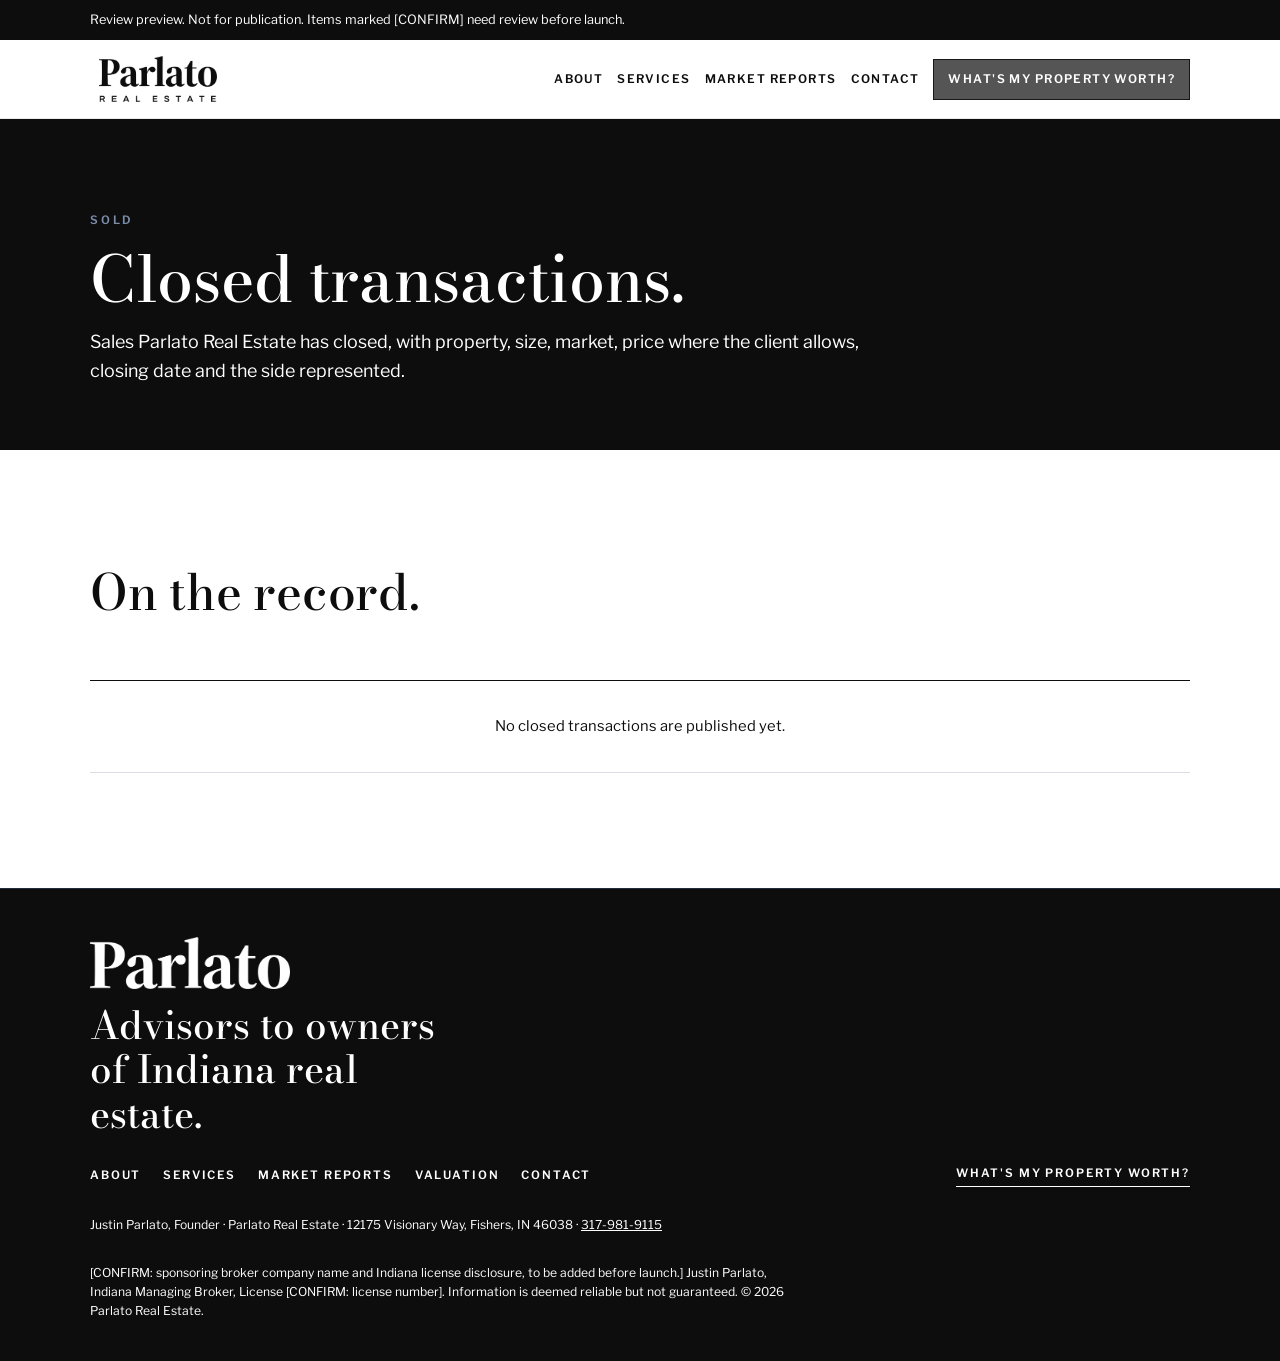
<file: sold.html>
<!DOCTYPE html>
<html lang="en">
<head>
  <meta charset="utf-8">
  <meta name="viewport" content="width=device-width, initial-scale=1, viewport-fit=cover">
  <title>Closed Multifamily and Commercial Sales, Central Indiana | Parlato</title>
  <meta name="description" content="Closed multifamily and commercial transactions by Parlato Real Estate in Indianapolis and Central Indiana.">
  <meta name="robots" content="noindex, nofollow">
  <!-- [CONFIRM DOMAIN] Remove noindex and add an absolute canonical URL and Open Graph URL tags only after publication is approved. -->
  <meta property="og:type" content="website">
  <meta property="og:site_name" content="Parlato Real Estate">
  <meta property="og:title" content="Closed Multifamily and Commercial Sales, Central Indiana | Parlato">
  <meta property="og:description" content="Closed multifamily and commercial transactions by Parlato Real Estate in Indianapolis and Central Indiana.">
  <meta name="theme-color" content="#0D0D0D">
  <link rel="icon" href="images/favicon-32.png" type="image/png" sizes="32x32">
  <link rel="apple-touch-icon" href="images/apple-touch-icon.png" sizes="180x180">
  <link rel="preload" href="fonts/libre-franklin-latin-400-normal.woff2" as="font" type="font/woff2" crossorigin>
  <link rel="preload" href="fonts/bodoni-moda-latin-500-normal.woff2" as="font" type="font/woff2" crossorigin>
  <link rel="stylesheet" href="css/styles.css">
</head>
<body>
<a class="skip-link" href="#main">Skip to main content</a>
  <div class="review-banner">
    <div class="wrap">Review preview. Not for publication. Items marked [CONFIRM] need review before launch.</div>
  </div>
  <header class="site-head">
    <div class="wrap">
      <a class="logo" href="index.html" aria-label="Parlato Real Estate home">
        <span class="logo-plate">
          <img src="images/logo-15a-black.png" alt="Parlato Real Estate" width="640" height="250">
        </span>
      </a>
      <button class="nav-toggle" id="navToggle" type="button" aria-expanded="false" aria-controls="nav">Menu</button>
      <nav class="nav" id="nav" aria-label="Primary">
        <a href="about.html">About</a><a href="services.html">Services</a><a href="market-reports.html">Market Reports</a><a href="market-sales.html" data-show-when="market-sales" hidden>Market Sales</a><a href="listings.html"None data-show-when="listings" hidden>Listings</a><a href="sold.html" aria-current="page" data-show-when="sold" hidden>Sold</a><a href="contact.html">Contact</a><a class="btn solid" href="valuation.html">What's my property worth?</a>
      </nav>
    </div>
  </header>
<main id="main">

    <section class="page-hero">
      <div class="wrap">
        <p class="eyebrow">Sold</p>
        <h1>Closed transactions.</h1>
        <p class="lede">Sales Parlato Real Estate has closed, with property, size, market, price where the client allows, closing date and the side represented.</p>
      </div>
    </section>
    <section class="band" aria-labelledby="sold-h">
      <div class="wrap">
        <div class="head">
          <h2 id="sold-h">On the record.</h2>
        </div>
        <!--
          Closed deals come from data/sold.json. Add a record only for a real, closed transaction that Joseph has
          approved for publication. This page, its menu link and the home page "Recent closings" section appear
          by themselves once the file has an entry. Totals appear at three or more deals.
        -->
        <dl class="metrics" data-render="sold-totals" hidden></dl>
        <div class="tbl" data-render="sold-table" data-empty="No closed transactions are published yet."></div>
      </div>
    </section>

</main>
<footer class="foot">
    <div class="wrap">
      <div class="foot-brand">
        <img src="images/logo-15a-name-only-white.png" alt="Parlato" width="520" height="135">
        <p class="foot-line">Advisors to owners of Indiana real estate.</p>
      </div>
      <div class="foot-top">
        <nav aria-label="Footer"><a href="about.html">About</a><a href="services.html">Services</a><a href="market-reports.html">Market Reports</a><a href="market-sales.html" data-show-when="market-sales" hidden>Market Sales</a><a href="listings.html"None data-show-when="listings" hidden>Listings</a><a href="sold.html"None data-show-when="sold" hidden>Sold</a><a href="valuation.html">Valuation</a><a href="contact.html">Contact</a></nav>
        <a class="foot-worth" href="valuation.html">What's my property worth?</a>
      </div>
      <small>Justin Parlato, Founder · Parlato Real Estate · 12175 Visionary Way, Fishers, IN 46038 · <a href="tel:+13179819115">317-981-9115</a></small>
      <small>[CONFIRM: sponsoring broker company name and Indiana license disclosure, to be added before launch.] Justin Parlato, Indiana Managing Broker, License [CONFIRM: license number]. Information is deemed reliable but not guaranteed. © 2026 Parlato Real Estate.</small>
    </div>
  </footer>
  <div class="cta-bar" role="region" aria-label="Quick actions">
    <a class="btn" href="contact.html">Contact</a>
    <a class="btn solid" href="valuation.html">What's my property worth?</a>
  </div>
  <script src="js/main.js" defer></script>
</body>
</html>
</file>
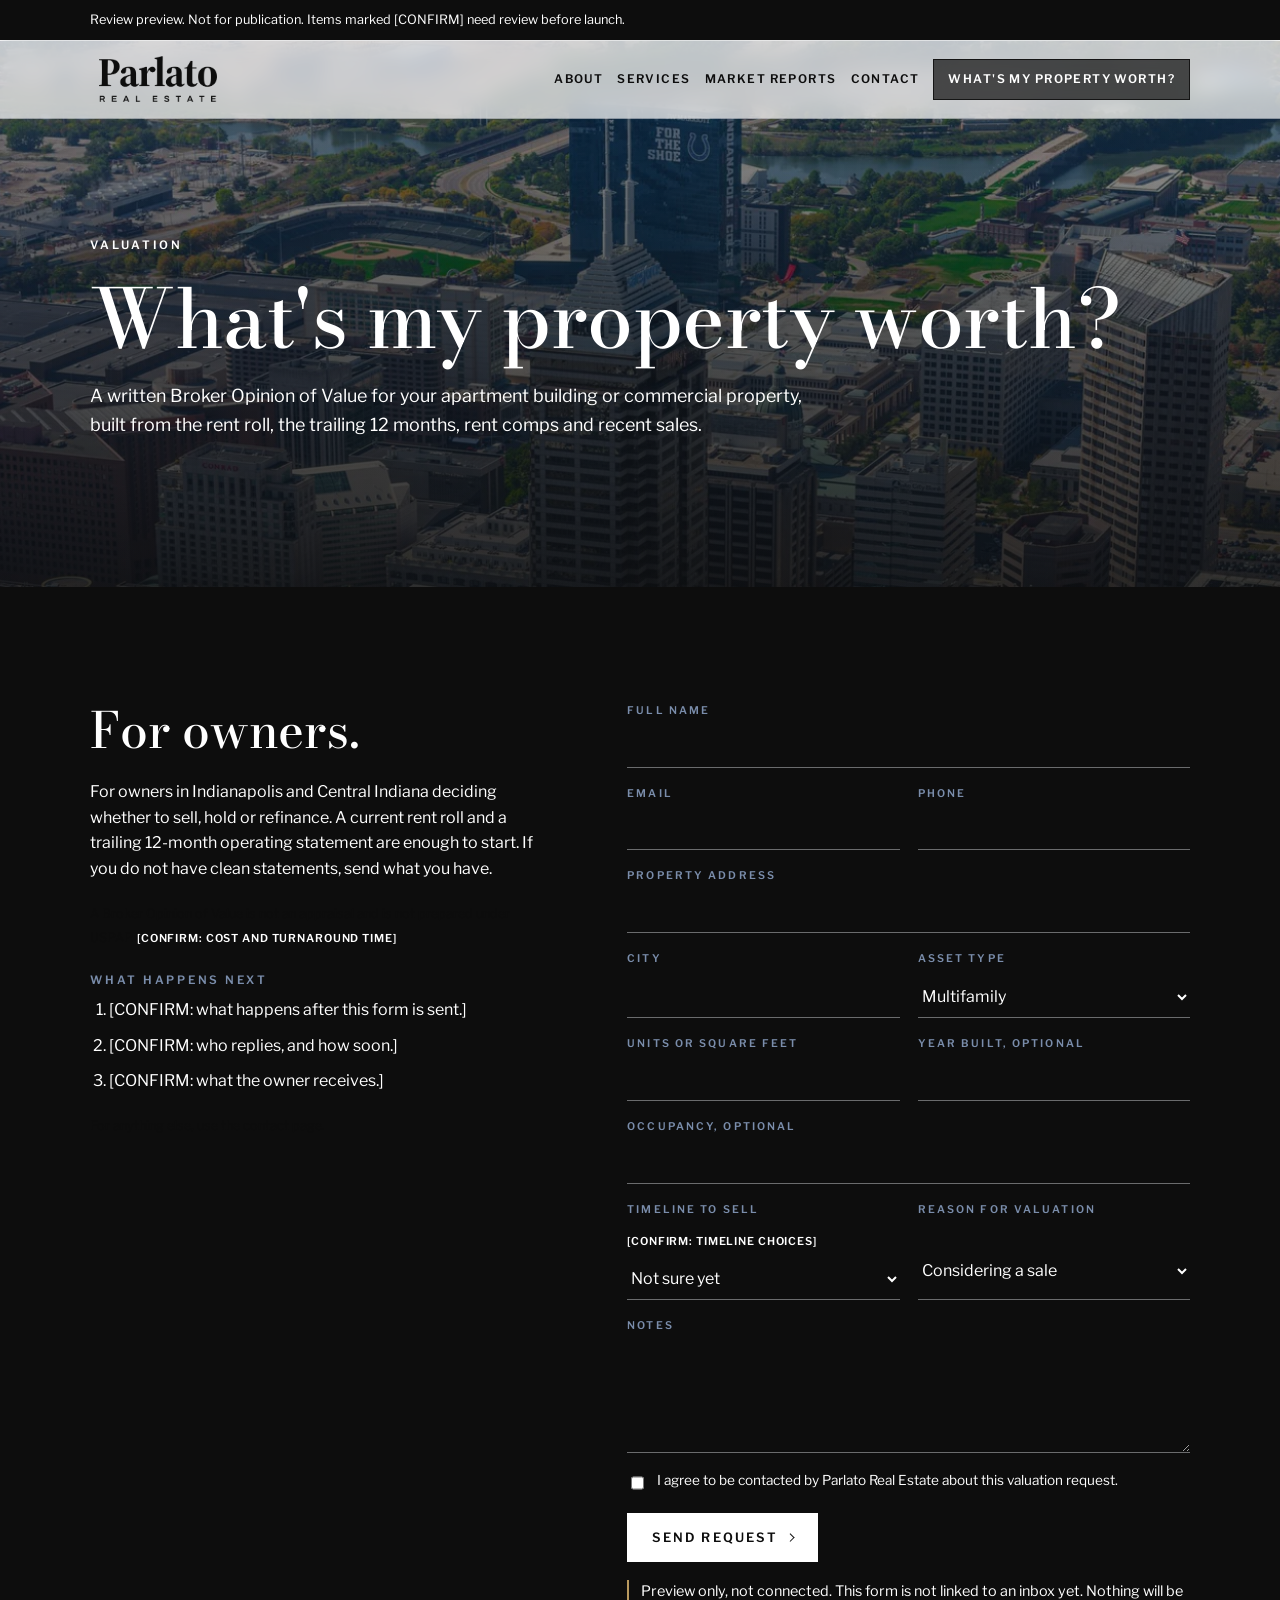
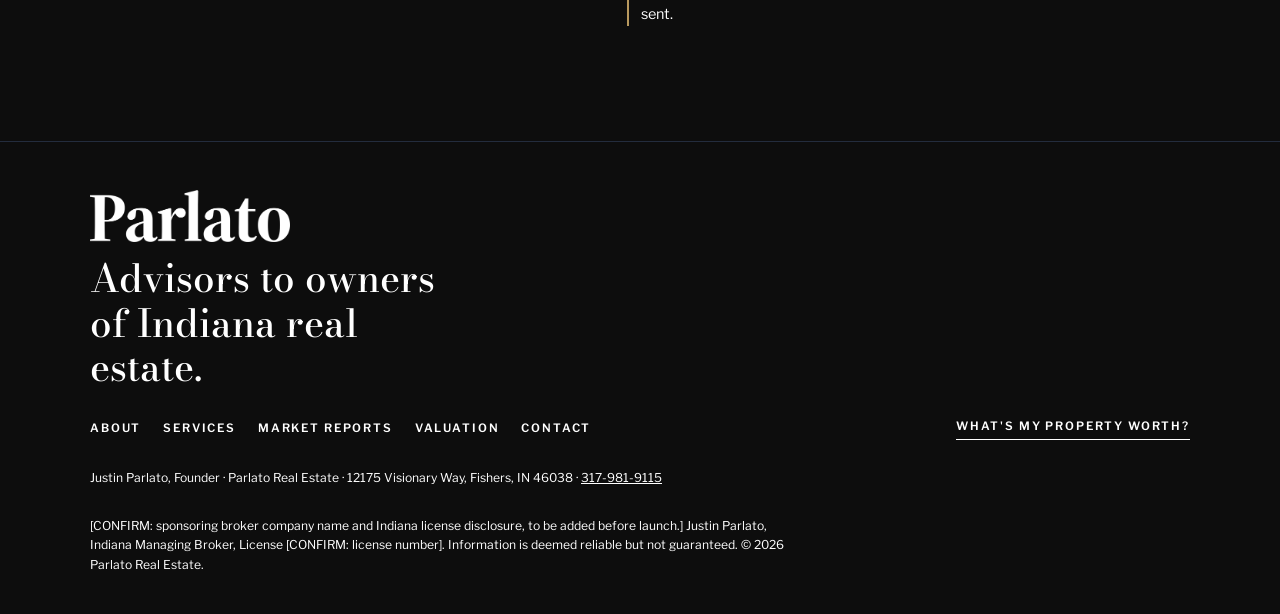
<file: valuation.html>
<!DOCTYPE html>
<html lang="en">
<head>
  <meta charset="utf-8">
  <meta name="viewport" content="width=device-width, initial-scale=1, viewport-fit=cover">
  <title>Broker Opinion of Value, Indianapolis Apartment and Commercial Property | Parlato</title>
  <meta name="description" content="Request a written Broker Opinion of Value for an apartment building or commercial property in Indianapolis or Central Indiana.">
  <meta name="robots" content="noindex, nofollow">
  <!-- [CONFIRM DOMAIN] Remove noindex and add an absolute canonical URL and Open Graph URL tags only after publication is approved. -->
  <meta property="og:type" content="website">
  <meta property="og:site_name" content="Parlato Real Estate">
  <meta property="og:title" content="Broker Opinion of Value, Indianapolis Apartment and Commercial Property | Parlato">
  <meta property="og:description" content="Request a written Broker Opinion of Value for an apartment building or commercial property in Indianapolis or Central Indiana.">
  <meta name="theme-color" content="#0D0D0D">
  <link rel="icon" href="images/favicon-32.png" type="image/png" sizes="32x32">
  <link rel="apple-touch-icon" href="images/apple-touch-icon.png" sizes="180x180">
  <link rel="preload" href="fonts/libre-franklin-latin-400-normal.woff2" as="font" type="font/woff2" crossorigin>
  <link rel="preload" href="fonts/bodoni-moda-latin-500-normal.woff2" as="font" type="font/woff2" crossorigin>
  <link rel="stylesheet" href="css/styles.css">
</head>
<body>
<a class="skip-link" href="#main">Skip to main content</a>
  <div class="review-banner">
    <div class="wrap">Review preview. Not for publication. Items marked [CONFIRM] need review before launch.</div>
  </div>
  <header class="site-head">
    <div class="wrap">
      <a class="logo" href="index.html" aria-label="Parlato Real Estate home">
        <span class="logo-plate">
          <img src="images/logo-15a-black.png" alt="Parlato Real Estate" width="640" height="250">
        </span>
      </a>
      <button class="nav-toggle" id="navToggle" type="button" aria-expanded="false" aria-controls="nav">Menu</button>
      <nav class="nav" id="nav" aria-label="Primary">
        <a href="about.html">About</a><a href="services.html">Services</a><a href="market-reports.html">Market Reports</a><a href="market-sales.html" data-show-when="market-sales" hidden>Market Sales</a><a href="listings.html"None data-show-when="listings" hidden>Listings</a><a href="sold.html"None data-show-when="sold" hidden>Sold</a><a href="contact.html">Contact</a><a class="btn solid" href="valuation.html">What's my property worth?</a>
      </nav>
    </div>
  </header>
<main id="main">

    <section class="hero-photo banner" aria-labelledby="val-hero">
      <!-- Joseph Surak's aerial photograph (see images/CREDITS.md). A city view, not a subject property. -->
      <img class="hero-img" src="images/hero-indy-skyline-1280.webp" srcset="images/hero-indy-skyline-800.webp 800w, images/hero-indy-skyline-1280.webp 1280w, images/hero-indy-skyline-1920.webp 1920w" sizes="100vw" alt="Aerial view of the downtown Indianapolis skyline" width="1920" height="798" fetchpriority="high" decoding="async">
      <div class="hero-scrim">
        <div class="wrap hero-copy">
          <p class="eyebrow">Valuation</p>
          <h1 id="val-hero">What's my property worth?</h1>
          <p class="lede">A written Broker Opinion of Value for your apartment building or commercial property, built from the rent roll, the trailing 12 months, rent comps and recent sales.</p>
        </div>
      </div>
    </section>
    <section class="band ink" aria-labelledby="val-h">
      <div class="wrap contact">
        <div class="card-info">
          <h2 id="val-h">For owners.</h2>
          <p>For owners in Indianapolis and Central Indiana deciding whether to sell, hold or refinance. A current rent roll and a trailing 12-month operating statement are enough to start. If you do not have clean statements, send what you have.</p>
          <p class="note">A Broker Opinion of Value is not an appraisal and is not prepared under USPAP. <span class="confirm">[CONFIRM: cost and turnaround time]</span></p>
          <div>
            <p class="eyebrow">What happens next</p>
            <ol class="next-steps">
              <li>[CONFIRM: what happens after this form is sent.]</li>
              <li>[CONFIRM: who replies, and how soon.]</li>
              <li>[CONFIRM: what the owner receives.]</li>
            </ol>
          </div>
          <p class="note">For anything else, use the <a href="contact.html">contact page</a>.</p>
        </div>
        <!--
          Valuation form. Preview only, not connected. Nothing is sent.
          When Joseph approves, connect monday WorkForms or a webhook. The email subject prefix "Valuation request" is suggested.
        -->
        <form id="valuation-form" novalidate>
          <div class="hp" aria-hidden="true">
            <label for="v-website">Company website
              <input id="v-website" name="company_website" tabindex="-1" autocomplete="off">
            </label>
          </div>
          <label for="v-name">Full name
            <input id="v-name" name="name" autocomplete="name" required>
          </label>
          <div class="row">
            <label for="v-email">Email
              <input type="email" id="v-email" name="email" autocomplete="email" required>
            </label>
            <label for="v-phone">Phone
              <input type="tel" id="v-phone" name="phone" autocomplete="tel" required>
            </label>
          </div>
          <label for="v-addr">Property address
            <input id="v-addr" name="address" autocomplete="street-address" required>
          </label>
          <div class="row">
            <label for="v-city">City
              <input id="v-city" name="city" autocomplete="address-level2" required>
            </label>
            <label for="v-type">Asset type
              <select id="v-type" name="assetType" required>
                <option>Multifamily</option>
                <option>Industrial</option>
                <option>Retail</option>
                <option>Office</option>
                <option>Land</option>
                <option>Other</option>
              </select>
            </label>
          </div>
          <div class="row">
            <label for="v-size">Units or square feet
              <input id="v-size" name="size" required>
            </label>
            <label for="v-year">Year built, optional
              <input id="v-year" name="yearBuilt" inputmode="numeric" autocomplete="off">
            </label>
          </div>
          <label for="v-occ">Occupancy, optional
            <input id="v-occ" name="occupancy" autocomplete="off">
          </label>
          <div class="row">
            <label for="v-time">Timeline to sell
              <span class="confirm">[CONFIRM: timeline choices]</span>
              <select id="v-time" name="timeline" required>
                <option>Not sure yet</option>
                <option>Within 6 months</option>
                <option>6 to 12 months</option>
                <option>More than a year</option>
              </select>
            </label>
            <label for="v-reason">Reason for valuation
              <select id="v-reason" name="reason" required>
                <option>Considering a sale</option>
                <option>Refinance</option>
                <option>Estate or planning</option>
                <option>Curiosity</option>
              </select>
            </label>
          </div>
          <label for="v-notes">Notes
            <textarea id="v-notes" name="notes" required></textarea>
          </label>
          <label class="consent" for="v-consent">
            <input type="checkbox" id="v-consent" name="consent" required>
            <span>I agree to be contacted by Parlato Real Estate about this valuation request.</span>
          </label>
          <div>
            <button class="btn solid" type="submit">Send request <span class="arrow" aria-hidden="true"></span></button>
          </div>
          <p class="preview-note static" id="formPreview">Preview only, not connected. This form is not linked to an inbox yet. Nothing will be sent.</p>
          <p class="form-msg" hidden id="formMsg" tabindex="-1"></p>
        </form>
      </div>
    </section>

</main>
<footer class="foot">
    <div class="wrap">
      <div class="foot-brand">
        <img src="images/logo-15a-name-only-white.png" alt="Parlato" width="520" height="135">
        <p class="foot-line">Advisors to owners of Indiana real estate.</p>
      </div>
      <div class="foot-top">
        <nav aria-label="Footer"><a href="about.html">About</a><a href="services.html">Services</a><a href="market-reports.html">Market Reports</a><a href="market-sales.html" data-show-when="market-sales" hidden>Market Sales</a><a href="listings.html"None data-show-when="listings" hidden>Listings</a><a href="sold.html"None data-show-when="sold" hidden>Sold</a><a href="valuation.html">Valuation</a><a href="contact.html">Contact</a></nav>
        <a class="foot-worth" href="valuation.html">What's my property worth?</a>
      </div>
      <small>Justin Parlato, Founder · Parlato Real Estate · 12175 Visionary Way, Fishers, IN 46038 · <a href="tel:+13179819115">317-981-9115</a></small>
      <small>[CONFIRM: sponsoring broker company name and Indiana license disclosure, to be added before launch.] Justin Parlato, Indiana Managing Broker, License [CONFIRM: license number]. Information is deemed reliable but not guaranteed. © 2026 Parlato Real Estate.</small>
    </div>
  </footer>
  <div class="cta-bar" role="region" aria-label="Quick actions">
    <a class="btn" href="contact.html">Contact</a>
    <a class="btn solid" href="valuation.html">What's my property worth?</a>
  </div>
  <script src="js/main.js" defer></script>
</body>
</html>
</file>
<file: css/styles.css>
/* Parlato Real Estate site styles.
   Palette, type, logo, and layout rules from Brand Guidelines, Nov 9, 2026.
   Layout: full-width bands, generous white space, thin rules. Parlato colors and fonts only. */

@font-face {
  font-family: "Bodoni Moda";
  font-style: normal;
  font-weight: 500;
  font-display: swap;
  src: url("../fonts/bodoni-moda-latin-500-normal.woff2") format("woff2");
}
@font-face {
  font-family: "Bodoni Moda";
  font-style: normal;
  font-weight: 600;
  font-display: swap;
  src: url("../fonts/bodoni-moda-latin-600-normal.woff2") format("woff2");
}
@font-face {
  font-family: "Bodoni Moda";
  font-style: italic;
  font-weight: 400;
  font-display: swap;
  src: url("../fonts/bodoni-moda-latin-400-italic.woff2") format("woff2");
}
@font-face {
  font-family: "Bodoni Moda";
  font-style: italic;
  font-weight: 500;
  font-display: swap;
  src: url("../fonts/bodoni-moda-latin-500-italic.woff2") format("woff2");
}
@font-face {
  font-family: "Libre Franklin";
  font-style: normal;
  font-weight: 400;
  font-display: swap;
  src: url("../fonts/libre-franklin-latin-400-normal.woff2") format("woff2");
}
@font-face {
  font-family: "Libre Franklin";
  font-style: normal;
  font-weight: 600;
  font-display: swap;
  src: url("../fonts/libre-franklin-latin-600-normal.woff2") format("woff2");
}
@font-face {
  font-family: "Libre Franklin";
  font-style: normal;
  font-weight: 700;
  font-display: swap;
  src: url("../fonts/libre-franklin-latin-700-normal.woff2") format("woff2");
}

:root {
  --gutter: 16px;
  --black: #0D0D0D;
  --white: #FFFFFF;
  --stone: #F3F4F6;
  --rule: #DCDEE3;
  --slate: #7A8DAB;
  --navy: #232C3D;
  --gold: #B8995E; /* Stand-in value from the Nov 9 guide. Confirm before print. */
  --display: "Bodoni Moda", Didot, "Bodoni 72", Georgia, serif;
  --sans: "Libre Franklin", "Helvetica Neue", Arial, sans-serif;
  --wrap: 1180px;
  --logo-clear: 0.55em;
  color-scheme: light;
}

*, *::before, *::after { box-sizing: border-box; }
html { scroll-behavior: smooth; scroll-padding-top: 120px; }
@media (prefers-reduced-motion: reduce) {
  html { scroll-behavior: auto; }
  *, *::before, *::after {
    animation-duration: 0.01ms !important;
    animation-iteration-count: 1 !important;
    transition-duration: 0.01ms !important;
  }
}

body {
  margin: 0;
  background: var(--white);
  color: var(--black);
  font-family: var(--sans);
  font-size: 16px;
  font-weight: 400;
  line-height: 1.6;
  -webkit-font-smoothing: antialiased;
}
body::before {
  content: "";
  position: fixed;
  inset: 0 0 auto;
  height: env(safe-area-inset-top, 0px);
  z-index: 60;
  background: var(--white);
}
a { color: inherit; }
:focus-visible { outline: 2px solid var(--gold); outline-offset: 3px; }

.skip-link {
  position: absolute;
  left: 12px;
  top: 12px;
  z-index: 100;
  background: var(--black);
  color: var(--white);
  padding: 12px 18px;
  font: 600 0.8rem/1 var(--sans);
  letter-spacing: 0.14em;
  text-transform: uppercase;
  text-decoration: none;
  transform: translateY(-200%);
}
.skip-link:focus { transform: none; outline: 2px solid var(--white); outline-offset: 3px; }

.wrap {
  max-width: var(--wrap);
  margin: 0 auto;
  padding-left: max(16px, env(safe-area-inset-left, 0px));
  padding-right: max(16px, env(safe-area-inset-right, 0px));
}
@media (min-width: 760px) {
  :root { --gutter: 40px; }
  .wrap {
    padding-left: max(40px, env(safe-area-inset-left, 0px));
    padding-right: max(40px, env(safe-area-inset-right, 0px));
  }
}

h1, h2, h3, h4 {
  font-family: var(--display);
  font-weight: 500;
  text-wrap: balance;
  margin: 0;
  letter-spacing: -0.005em;
}
h2 { font-size: clamp(2rem, 4.2vw, 3.1rem); line-height: 1.1; }
h3 { font-size: 1.45rem; line-height: 1.2; }
p { margin: 0; }

.eyebrow {
  font-family: var(--sans);
  font-size: 0.72rem;
  font-weight: 600;
  letter-spacing: 0.24em;
  text-transform: uppercase;
  color: var(--black);
}
.lede {
  font-size: 1.12rem;
  color: var(--black);
  max-width: 65ch;
}
.band { padding-block: clamp(64px, 9vw, 120px); }
.band.stone { background: var(--stone); }
.band.ink { background: var(--black); color: var(--white); }
.band.ink .eyebrow { color: var(--slate); }
.band.ink .lede { color: var(--white); }
.head {
  display: grid;
  gap: 18px;
  margin-bottom: clamp(36px, 5vw, 60px);
  max-width: 760px;
}
.head .lede, .split .body p, .founder .body p, .issue .a, .svc p, .process p, .adv p, .note {
  max-width: 65ch;
}

.btn {
  display: inline-flex;
  align-items: center;
  justify-content: center;
  gap: 0.6em;
  font: 600 0.8rem/1.2 var(--sans);
  letter-spacing: 0.16em;
  text-transform: uppercase;
  text-decoration: none;
  padding: 16px 24px;
  border: 1px solid currentColor;
  background: transparent;
  color: inherit;
  cursor: pointer;
  white-space: normal;
  text-align: center;
  max-width: 100%;
}
.btn.solid {
  background: var(--black);
  color: var(--white);
  border-color: var(--black);
}
.band.ink .btn.solid,
.hero .btn.solid,
.cta-bar .btn.solid,
.subscribe .btn.solid {
  background: var(--white);
  color: var(--black);
  border-color: var(--white);
}
.btn:hover {
  background: var(--gold);
  border-color: var(--gold);
  color: var(--black);
}
.arrow {
  display: inline-block;
  width: 0.45em;
  height: 0.45em;
  margin-left: 0.15em;
  border-right: 1.5px solid currentColor;
  border-top: 1.5px solid currentColor;
  transform: rotate(45deg) translateY(-0.05em);
  flex: 0 0 auto;
}

.review-banner {
  background: var(--black);
  color: var(--white);
  font-size: 0.8rem;
  padding: 10px 0;
}
.confirm, .review-flag {
  font-family: var(--sans);
  font-size: 0.68rem;
  font-weight: 600;
  letter-spacing: 0.08em;
  text-transform: uppercase;
  display: inline-block;
  margin-top: 6px;
}
.band.ink .confirm, .hero .confirm, .foot .confirm { color: var(--white); }

/* Header. One translucent white bar, full width, over the page. */
.site-head {
  position: sticky;
  top: env(safe-area-inset-top, 0px);
  z-index: 50;
  width: 100%;
  background: transparent;
  border-bottom: 1px solid rgba(220, 222, 227, 0.6);
  overflow: visible;
}
.site-head::before {
  content: "";
  position: absolute;
  z-index: -1;
  inset: 0;
  background: rgba(255, 255, 255, 0.7);
  -webkit-backdrop-filter: blur(10px);
  backdrop-filter: blur(10px);
  pointer-events: none;
}
.site-head.is-busy::before { background: rgba(255, 255, 255, 0.9); }
@supports not ((backdrop-filter: blur(10px)) or (-webkit-backdrop-filter: blur(10px))) {
  .site-head::before { background: rgba(255, 255, 255, 0.9); }
}
.site-head .wrap {
  display: flex;
  align-items: center;
  justify-content: space-between;
  gap: 24px;
  min-height: 78px;
}
.logo { text-decoration: none; color: inherit; flex: 0 0 auto; }
.logo-plate {
  display: block;
  background: transparent;
  padding: var(--logo-clear);
}
.logo img {
  height: 46px;
  width: auto;
  display: block;
}
.nav { display: flex; align-items: center; gap: 14px; }
.nav a {
  font-size: 0.78rem;
  font-weight: 600;
  letter-spacing: 0.14em;
  text-transform: uppercase;
  text-decoration: none;
  color: var(--black);
}
.nav a:hover { color: var(--navy); }
.nav .btn { padding: 12px 18px; }
.nav-toggle {
  display: none;
  background: none;
  border: 1px solid var(--black);
  padding: 10px 14px;
  font: 600 0.72rem var(--sans);
  letter-spacing: 0.16em;
  text-transform: uppercase;
  cursor: pointer;
  color: var(--black);
}
@media (max-width: 1279px) {
  .nav-toggle { display: block; background: transparent; color: var(--black); border-color: var(--black); }
  .nav {
    display: none;
    position: absolute;
    top: 100%;
    left: 0;
    right: 0;
    flex-direction: column;
    align-items: flex-start;
    gap: 20px;
    background: #fff;
    color: var(--black);
    border-bottom: 1px solid #DCDEE3;
    padding: 24px max(16px, env(safe-area-inset-right, 0px)) 28px max(16px, env(safe-area-inset-left, 0px));
  }
  .nav.open { display: flex; z-index: 2; background: #fff; }
  .nav a:not(.btn) { color: var(--black); }
  .nav .btn.solid { background: var(--black); color: var(--white); border-color: var(--black); }
}

/* Hero */
.hero {
  background: var(--black);
  color: var(--white);
  position: relative;
  overflow: hidden;
}
.hero-grid {
  display: grid;
  grid-template-columns: 1.05fr 1fr;
  align-items: end;
  gap: 48px;
  padding-block: clamp(56px, 8vw, 104px) 0;
}
.hero-copy { display: grid; gap: 26px; padding-bottom: clamp(40px, 6vw, 72px); min-width: 0; }
.hero h1 { font-size: clamp(2.6rem, 6vw, 4.9rem); line-height: 1.02; font-weight: 500; }
.hero h1 em { font-style: italic; font-weight: 400; color: var(--gold); }
.hero .lede { color: var(--white); }
.hero .eyebrow { color: var(--slate); }
.cta-row { display: flex; flex-wrap: wrap; gap: 14px; }
.art-frame {
  position: relative;
  align-self: end;
  width: 100%;
  aspect-ratio: 1200 / 520;
  min-height: 0;
  display: flex;
  align-items: flex-end;
}
.hero-art { display: block; width: 100%; height: 100%; }
.tag {
  position: absolute;
  left: 0;
  bottom: 18px;
  background: rgba(255, 255, 255, 0.82);
  -webkit-backdrop-filter: blur(8px);
  backdrop-filter: blur(8px);
  color: var(--black);
  font: 600 0.66rem/1 var(--sans);
  letter-spacing: 0.18em;
  text-transform: uppercase;
  padding: 9px 14px;
}
@media (max-width: 860px) {
  .hero-grid { grid-template-columns: 1fr; gap: 0; }
  .art-frame { margin-top: 12px; }
}

.strip {
  border-top: 1px solid var(--navy);
  display: grid;
  grid-template-columns: repeat(4, 1fr);
}
.strip div { padding: 26px 22px 30px 0; display: grid; gap: 6px; min-width: 0; }
.strip div + div { padding-left: 22px; border-left: 1px solid var(--navy); }
.strip dt {
  font-size: 0.66rem;
  font-weight: 600;
  letter-spacing: 0.22em;
  text-transform: uppercase;
  color: var(--slate);
}
.strip dd { margin: 0; font-family: var(--display); font-size: 1.18rem; line-height: 1.3; }
@media (max-width: 860px) {
  .strip { grid-template-columns: 1fr 1fr; }
  .strip div:nth-child(3) { padding-left: 0; border-left: 0; }
  .strip div:nth-child(n + 3) { border-top: 1px solid var(--navy); }
}
@media (max-width: 440px) {
  .strip { grid-template-columns: 1fr; }
  .strip div, .strip div + div { padding-left: 0; border-left: 0; }
  .strip div + div { border-top: 1px solid var(--navy); }
}

/* Intent routing */
.routes {
  display: grid;
  grid-template-columns: repeat(4, 1fr);
  border: 1px solid var(--rule);
}
.route {
  display: grid;
  gap: 14px;
  align-content: start;
  padding: 30px 26px 34px;
  text-decoration: none;
  background: var(--white);
  min-width: 0;
}
.route + .route { border-left: 1px solid var(--rule); }
.route .k {
  font-size: 0.68rem;
  font-weight: 600;
  letter-spacing: 0.22em;
  text-transform: uppercase;
  color: var(--black);
}
.route h3 { font-size: 1.6rem; }
.route p { color: var(--black); font-size: 0.95rem; }
.route .go {
  margin-top: 6px;
  font-size: 0.74rem;
  font-weight: 700;
  letter-spacing: 0.16em;
  text-transform: uppercase;
  display: inline-flex;
  align-items: center;
}
.route:hover { background: var(--black); color: var(--white); }
.route:hover .k, .route:hover p { color: var(--white); }
@media (max-width: 900px) {
  .routes { grid-template-columns: 1fr 1fr; }
  .route:nth-child(3) { border-left: 0; }
  .route:nth-child(n + 3) { border-top: 1px solid var(--rule); }
}
@media (max-width: 520px) {
  .routes { grid-template-columns: 1fr; }
  .route + .route { border-left: 0; border-top: 1px solid var(--rule); }
}

/* Positioning */
.split {
  display: grid;
  grid-template-columns: 1fr 1fr;
  gap: clamp(32px, 6vw, 96px);
  align-items: start;
}
.split > * { min-width: 0; }
.split .body { display: grid; gap: 20px; font-size: 1.05rem; color: var(--black); }
@media (max-width: 860px) { .split { grid-template-columns: 1fr; } }

/* Owner problems */
.issues {
  display: grid;
  grid-template-columns: repeat(2, 1fr);
  gap: 1px;
  background: var(--rule);
  border: 1px solid var(--rule);
}
.issue {
  background: var(--white);
  padding: 30px 30px 34px;
  display: grid;
  gap: 12px;
  min-width: 0;
}
.issue .q { font-family: var(--display); font-size: 1.35rem; line-height: 1.25; }
.issue .a { color: var(--black); }
.issue .a b { color: var(--black); font-weight: 700; }
@media (max-width: 720px) { .issues { grid-template-columns: 1fr; } }

/* Advantages (ink band). One gold rule under the heading, not a gold rule on every card. */
.adv-rule {
  width: 72px;
  height: 2px;
  background: var(--gold);
  border: 0;
  margin: 0 0 clamp(28px, 4vw, 40px);
}
.adv { display: grid; grid-template-columns: repeat(4, 1fr); gap: 28px; }
.adv div {
  display: grid;
  gap: 12px;
  align-content: start;
  border-top: 1px solid var(--navy);
  padding-top: 22px;
  min-width: 0;
}
.adv h3 { font-size: 1.35rem; }
.adv p { color: var(--white); font-size: 0.96rem; }
@media (max-width: 960px) { .adv { grid-template-columns: 1fr 1fr; } }
@media (max-width: 520px) { .adv { grid-template-columns: 1fr; } }

/* Services */
.svc {
  display: grid;
  grid-template-columns: repeat(3, 1fr);
  border-top: 1px solid var(--black);
}
.svc article {
  padding: 30px 28px 36px 0;
  display: grid;
  gap: 12px;
  align-content: start;
  border-bottom: 1px solid var(--rule);
  min-width: 0;
}
.svc article:not(:nth-child(3n + 1)) { padding-left: 28px; border-left: 1px solid var(--rule); }
.svc .tagline {
  font-size: 0.68rem;
  font-weight: 600;
  letter-spacing: 0.2em;
  text-transform: uppercase;
  color: var(--navy);
}
.svc p { color: var(--black); }
@media (max-width: 900px) {
  .svc { grid-template-columns: 1fr 1fr; }
  .svc article:not(:nth-child(3n + 1)) { padding-left: 0; border-left: 0; }
  .svc article:nth-child(even) { padding-left: 28px; border-left: 1px solid var(--rule); }
}
@media (max-width: 600px) {
  .svc { grid-template-columns: 1fr; }
  .svc article:nth-child(even) { padding-left: 0; border-left: 0; }
}

.note { font-size: 0.8rem; color: var(--black); }

/* Process */
.process {
  list-style: none;
  margin: 0;
  padding: 0;
  display: grid;
  grid-template-columns: repeat(5, 1fr);
  gap: 0;
}
.process li { padding: 0 22px 0 0; display: grid; gap: 12px; align-content: start; min-width: 0; }
.process li + li { padding-left: 22px; border-left: 1px solid var(--rule); }
.process .n {
  font-family: var(--display);
  font-size: 2.6rem;
  line-height: 1;
  font-weight: 500;
  color: var(--slate);
}
.process h3 { font-size: 1.25rem; }
.process p { color: var(--black); font-size: 0.95rem; }
@media (max-width: 960px) {
  .process { grid-template-columns: 1fr; gap: 28px; }
  .process li + li { padding-left: 0; border-left: 0; border-top: 1px solid var(--rule); padding-top: 28px; }
  .process li { grid-template-columns: 72px 1fr; column-gap: 20px; }
  .process .n { grid-row: span 2; }
}

/* Listings + Sold */
.listings { display: grid; grid-template-columns: repeat(3, 1fr); gap: 28px; }
.listing {
  display: grid;
  grid-template-rows: auto 1fr;
  border: 1px solid var(--rule);
  background: var(--white);
  min-width: 0;
  text-decoration: none;
}
.listing .ph { position: relative; aspect-ratio: 4 / 3; background: var(--slate); overflow: hidden; }
.listing .ph img { width: 100%; height: 100%; object-fit: cover; display: block; }
.listing .ph .tag { bottom: 14px; }
.listing .meta { padding: 24px 24px 28px; display: grid; gap: 10px; align-content: start; }
.listing .addr { font-size: 0.85rem; color: var(--black); }
.listing dl {
  display: grid;
  grid-template-columns: repeat(2, 1fr);
  gap: 10px;
  margin: 8px 0 0;
  padding-top: 14px;
  border-top: 1px solid var(--rule);
}
.listing dt {
  font-size: 0.6rem;
  font-weight: 600;
  letter-spacing: 0.2em;
  text-transform: uppercase;
  color: var(--black);
}
.listing dd {
  margin: 2px 0 0;
  font-family: var(--display);
  font-size: 1.12rem;
  font-variant-numeric: tabular-nums;
}
.listing.offmkt {
  background: var(--black);
  color: var(--white);
  border-color: var(--black);
  padding: 30px;
  display: grid;
  gap: 14px;
  align-content: start;
  grid-template-rows: none;
}
.listing.offmkt .eyebrow { color: var(--slate); }
.listing.offmkt p { color: var(--white); }
.listing.offmkt .go {
  font-size: 0.74rem;
  font-weight: 700;
  letter-spacing: 0.16em;
  text-transform: uppercase;
  color: var(--white);
  display: inline-flex;
  align-items: center;
}
.listing.empty {
  border-style: dashed;
  padding: 30px;
  display: grid;
  place-content: center;
  text-align: center;
  gap: 8px;
  grid-template-rows: none;
  color: var(--black);
}
@media (max-width: 960px) { .listings { grid-template-columns: 1fr 1fr; } }
@media (max-width: 600px) { .listings { grid-template-columns: 1fr; } }

.tbl { overflow-x: visible; border-top: 1px solid var(--black); }
.tbl table { width: 100%; border-collapse: collapse; font-variant-numeric: tabular-nums; }
.tbl th {
  text-align: left;
  font-size: 0.64rem;
  font-weight: 600;
  letter-spacing: 0.2em;
  text-transform: uppercase;
  color: var(--black);
  padding: 14px 16px 14px 0;
  border-bottom: 1px solid var(--rule);
}
.tbl td { padding: 18px 16px 18px 0; border-bottom: 1px solid var(--rule); font-size: 0.95rem; }
.tbl td:first-child { font-family: var(--display); font-size: 1.1rem; }
.tbl .none td {
  color: var(--black);
  font-family: var(--sans);
  font-size: 0.92rem;
  text-align: center;
  padding: 34px 0;
}
@media (max-width: 760px) {
  .tbl thead { display: none; }
  .tbl table, .tbl tbody, .tbl tr, .tbl td { display: block; width: 100%; }
  .tbl td { padding: 8px 0; border-bottom: 0; }
  .tbl .none td { text-align: left; padding: 24px 0; }
  .tbl tr { border-bottom: 1px solid var(--rule); padding: 16px 0; }
}

/* Founder */
.founder {
  display: grid;
  grid-template-columns: minmax(0, 420px) 1fr;
  gap: clamp(32px, 6vw, 88px);
  align-items: start;
}
.portrait { position: relative; background: var(--slate); padding: 18px 18px 0 0; max-width: 100%; }
.portrait img {
  display: block;
  width: 100%;
  height: auto;
  aspect-ratio: 4 / 5;
  object-fit: cover;
  object-position: center 15%;
}
.portrait .tag { bottom: 22px; }
.founder .body { display: grid; gap: 20px; min-width: 0; }
.creds { list-style: none; margin: 8px 0 0; padding: 0; border-top: 1px solid var(--black); }
.creds li {
  display: grid;
  grid-template-columns: 150px 1fr;
  gap: 16px;
  padding: 14px 0;
  border-bottom: 1px solid var(--rule);
  font-size: 0.95rem;
}
.creds span:first-child {
  font-size: 0.68rem;
  font-weight: 600;
  letter-spacing: 0.2em;
  text-transform: uppercase;
  color: var(--black);
  padding-top: 3px;
}
@media (max-width: 860px) { .founder { grid-template-columns: 1fr; } .portrait { max-width: 420px; } }
@media (max-width: 480px) { .creds li { grid-template-columns: 1fr; gap: 4px; } }

/* Insights */
.two { display: grid; grid-template-columns: 1fr 1fr; gap: 28px; }
.two > * { min-width: 0; }
@media (max-width: 860px) { .two { grid-template-columns: 1fr; } }
.panel {
  border: 1px solid var(--rule);
  background: var(--white);
  padding: 34px;
  display: grid;
  gap: 16px;
  align-content: start;
}
.panel.sample { padding: 0; border: 0; background: transparent; gap: 12px; }
.panel.sample img { display: block; width: 100%; height: auto; border: 1px solid var(--rule); }
.report {
  background: var(--navy);
  color: var(--white);
  border-color: var(--navy);
  position: relative;
  overflow: hidden;
}
.report .eyebrow { color: var(--white); }
.report p { color: var(--white); }
.report .note { color: var(--white); }

.li-head {
  display: flex;
  flex-wrap: wrap;
  justify-content: space-between;
  align-items: end;
  gap: 16px;
  margin-top: clamp(48px, 6vw, 72px);
  padding-bottom: 18px;
  border-bottom: 1px solid var(--black);
}
.li-head h3 { font-size: 1.7rem; }
.li-head .btn { padding: 12px 18px; }
.posts { display: grid; grid-template-columns: repeat(3, 1fr); gap: 28px; margin-top: 28px; }
.post {
  display: grid;
  gap: 12px;
  align-content: start;
  padding: 26px;
  background: var(--white);
  border: 1px solid var(--rule);
  text-decoration: none;
  min-width: 0;
}
.post .d {
  font-size: 0.66rem;
  font-weight: 600;
  letter-spacing: 0.2em;
  text-transform: uppercase;
  color: var(--navy);
}
.post h4 { margin: 0; font-family: var(--display); font-weight: 500; font-size: 1.25rem; line-height: 1.25; }
.post p { color: var(--black); font-size: 0.94rem; }
.post .go { font-size: 0.72rem; font-weight: 700; letter-spacing: 0.16em; text-transform: uppercase; display: inline-flex; align-items: center; }
.post:hover { border-color: var(--black); }
.posts .empty, .press .empty {
  grid-column: 1 / -1;
  grid-template-columns: 1fr;
  display: block;
  border: 1px dashed var(--rule);
  padding: 28px;
  text-align: center;
  color: var(--black);
  list-style: none;
}
@media (max-width: 900px) { .posts { grid-template-columns: 1fr 1fr; } }
@media (max-width: 600px) { .posts { grid-template-columns: 1fr; } }

.subscribe {
  margin-top: clamp(48px, 6vw, 72px);
  background: var(--black);
  color: var(--white);
  padding: clamp(28px, 4vw, 48px);
  display: grid;
  grid-template-columns: 1fr 1fr;
  gap: 32px;
  align-items: end;
}
.subscribe > * { min-width: 0; }
.sub-copy { display: grid; gap: 12px; }
.sub-copy h3 { font-size: 1.7rem; }
.sub-copy p { color: var(--white); }
.sub-copy .eyebrow { color: var(--slate); }
.sub-fields { display: grid; grid-template-columns: 1fr auto; gap: 16px; align-items: end; }
.sub-fields label { color: var(--slate); }
.sub-fields .consent,
.sub-fields .preview-note,
.sub-fields .sub-msg { grid-column: 1 / -1; }
.preview-note, .sub-msg, .form-msg {
  font-size: 0.9rem;
  color: var(--white);
  border-left: 2px solid var(--gold);
  padding-left: 12px;
}
@media (max-width: 860px) { .subscribe { grid-template-columns: 1fr; } }
@media (max-width: 480px) { .sub-fields { grid-template-columns: 1fr; } }

.press { list-style: none; margin: 0; padding: 0; }
.press li {
  display: grid;
  grid-template-columns: 130px 1fr auto;
  gap: 20px;
  align-items: baseline;
  padding: 18px 0;
  border-bottom: 1px solid var(--rule);
}
.press .d {
  font-size: 0.68rem;
  font-weight: 600;
  letter-spacing: 0.18em;
  text-transform: uppercase;
  color: var(--navy);
  font-variant-numeric: tabular-nums;
}
.press a { font-family: var(--display); font-size: 1.15rem; line-height: 1.3; text-decoration: none; min-width: 0; }
.press a:hover { text-decoration: underline; text-decoration-color: var(--gold); text-underline-offset: 4px; }
.press .src { font-size: 0.8rem; color: var(--black); }
@media (max-width: 760px) { .press li { grid-template-columns: 1fr; gap: 6px; } }

/* Contact */
.contact {
  display: grid;
  grid-template-columns: 0.9fr 1.1fr;
  gap: clamp(32px, 6vw, 96px);
}
.contact > * { min-width: 0; }
@media (max-width: 900px) { .contact { grid-template-columns: 1fr; } }
.card-info { display: grid; gap: 22px; align-content: start; }
.info { border-top: 1px solid var(--navy); margin: 0; }
.info div {
  display: grid;
  grid-template-columns: 110px 1fr;
  gap: 12px;
  padding: 14px 0;
  border-bottom: 1px solid var(--navy);
  font-size: 0.98rem;
}
.info dt {
  font-size: 0.66rem;
  font-weight: 600;
  letter-spacing: 0.2em;
  text-transform: uppercase;
  color: var(--slate);
  padding-top: 4px;
}
.info dd { margin: 0; }
.info a { color: var(--white); text-decoration: underline; text-underline-offset: 3px; }
.info a:hover { color: var(--gold); }

form { display: grid; gap: 18px; }
.row { display: grid; grid-template-columns: 1fr 1fr; gap: 18px; }
@media (max-width: 560px) { .row { grid-template-columns: 1fr; } }
label, .label-text {
  display: grid;
  gap: 8px;
  font-size: 0.66rem;
  font-weight: 600;
  letter-spacing: 0.2em;
  text-transform: uppercase;
  color: var(--slate);
}
input, select, textarea {
  font: 400 1rem var(--sans);
  color: var(--white);
  background: transparent;
  border: 0;
  border-bottom: 1px solid rgba(220, 222, 227, 0.45);
  padding: 10px 0;
  border-radius: 0;
  width: 100%;
  letter-spacing: 0;
  text-transform: none;
}
select option { color: var(--black); }
textarea { min-height: 110px; resize: vertical; }
input:focus, select:focus, textarea:focus {
  outline: none;
  border-bottom-color: var(--gold);
}
.chips { display: flex; flex-wrap: wrap; gap: 10px; }
.chips input {
  position: absolute;
  opacity: 0;
  width: 1px;
  height: 1px;
  pointer-events: none;
}
.chips label {
  font-size: 0.7rem;
  letter-spacing: 0.16em;
  border: 1px solid rgba(220, 222, 227, 0.45);
  padding: 11px 16px;
  cursor: pointer;
  color: var(--white);
  display: inline-flex;
  align-items: center;
}
.chips label:has(input:checked) {
  background: var(--white);
  border-color: var(--white);
  color: var(--black);
}
.chips label:has(input:focus-visible) { outline: 2px solid var(--gold); outline-offset: 2px; }
.consent {
  display: flex;
  gap: 10px;
  align-items: flex-start;
  font-size: 0.85rem;
  letter-spacing: 0;
  text-transform: none;
  font-weight: 400;
  color: var(--white);
  line-height: 1.45;
}
.consent input {
  width: auto;
  height: 1.1em;
  margin-top: 3px;
  accent-color: var(--white);
  border: 0;
  padding: 0;
}
.form-msg {
  border: 1px solid var(--rule);
  border-left-width: 2px;
  padding: 16px 18px;
  font-size: 0.92rem;
  color: var(--white);
}
.preview-note.static { margin: 0; }

/* Footer */
.foot {
  background: var(--black);
  color: var(--white);
  border-top: 1px solid var(--navy);
  padding-block: 48px 40px;
  font-size: 0.88rem;
}
.foot .wrap { display: grid; gap: 28px; }
.foot-top {
  display: flex;
  flex-wrap: wrap;
  justify-content: space-between;
  align-items: center;
  gap: 24px;
}
.foot img { height: 52px; width: auto; display: block; }
.foot-brand { display: grid; gap: 14px; }
.foot-line {
  font-family: var(--display);
  font-size: clamp(1.6rem, 3vw, 2.4rem);
  line-height: 1.15;
  font-weight: 500;
  max-width: 16ch;
  margin: 0;
}
.foot-worth {
  font-size: 0.72rem;
  font-weight: 600;
  letter-spacing: 0.16em;
  text-transform: uppercase;
  text-decoration: none;
  border-bottom: 1px solid var(--white);
  padding-bottom: 4px;
}
.foot-worth:hover { color: var(--gold); border-bottom-color: var(--gold); }
.foot nav { display: flex; flex-wrap: wrap; gap: 22px; }
.foot nav a {
  text-decoration: none;
  font-size: 0.72rem;
  font-weight: 600;
  letter-spacing: 0.16em;
  text-transform: uppercase;
  color: var(--white);
}
.foot nav a:hover { color: var(--gold); }
.foot small { display: block; font-size: 0.76rem; line-height: 1.6; color: var(--white); max-width: 90ch; }
.foot a { color: var(--white); }

/* Sticky mobile CTA bar */
.cta-bar {
  display: none;
  position: fixed;
  left: 0;
  right: 0;
  bottom: 0;
  z-index: 60;
  background: rgba(13, 13, 13, 0.82);
  -webkit-backdrop-filter: blur(12px);
  backdrop-filter: blur(12px);
  color: var(--white);
  border-top: 1px solid rgba(220, 222, 227, 0.35);
  padding: 10px 16px calc(10px + env(safe-area-inset-bottom, 0px));
  gap: 10px;
}
@supports not ((backdrop-filter: blur(12px)) or (-webkit-backdrop-filter: blur(12px))) {
  .cta-bar { background: rgba(13, 13, 13, 0.94); }
}
.cta-bar .btn { flex: 1 1 0; padding: 14px 12px; text-align: center; }
@media (max-width: 960px) {
  .cta-bar { display: flex; }
  body { padding-bottom: calc(72px + env(safe-area-inset-bottom, 0px)); }
}

@media print {
  .review-banner, .cta-bar, .nav-toggle { display: none; }
  .nav { display: flex !important; }
  body { padding-bottom: 0; }
}


/* Multi-page additions. Photo hero, values, banners, listings map, about. */

.nav a[aria-current="page"] { box-shadow: inset 0 -1px 0 currentColor; }

.hero-photo {
  position: relative;
  min-height: calc(100svh - 118px);
  display: flex;
  align-items: flex-end;
  background: var(--black);
  color: var(--white);
  overflow: hidden;
}
.hero-photo img.hero-img,
.hero-photo .photo-slot {
  position: absolute;
  inset: 0;
  width: 100%;
  height: 100%;
  object-fit: cover;
  object-position: center 40%;
}
/* Skyline aerial: keep the towers in frame when a phone crops the panorama. */
.hero-photo img.hero-img[src*="hero-indy-skyline"] { object-position: 42% center; }
/* Downtown aerial: the river sits high in the frame, so short bands keep that edge. */
img[src*="banner-indy-downtown"] { object-position: center 17%; }
.photo-slot {
  position: relative;
  display: block;
  background: linear-gradient(165deg, var(--stone) 0%, var(--stone) 48%, var(--rule) 100%);
  overflow: hidden;
}
.photo-slot.dark {
  background: var(--black);
}
.photo-chip {
  position: absolute;
  left: 16px;
  bottom: 16px;
  z-index: 2;
  max-width: min(92%, 34rem);
  background: var(--white);
  color: var(--black);
  font: 600 0.62rem/1.35 var(--sans);
  letter-spacing: 0.12em;
  text-transform: uppercase;
  padding: 8px 10px;
}
.hero-photo .photo-chip,
.photo-band .photo-chip {
  top: auto;
  bottom: 16px;
  left: max(var(--gutter), calc((100vw - var(--wrap)) / 2 + var(--gutter)));
  text-align: left;
}
.photo-slot.tile { position: relative; aspect-ratio: 4 / 3; min-height: 140px; }
.photo-slot.inset { position: relative; aspect-ratio: 3 / 2; min-height: 160px; }
.photo-band .photo-slot,
.photo-band .slot-photo { position: relative; width: 100%; aspect-ratio: 16 / 9; min-height: clamp(220px, 42vw, 560px); height: clamp(220px, 42vw, 560px); object-fit: cover; display: block; }
.svc .slot-photo, .shot-row .slot-photo, .card-info .slot-photo, .report .slot-photo {
  width: 100%;
  object-fit: cover;
  display: block;
}
.svc .slot-photo, .shot-row .slot-photo { aspect-ratio: 4 / 3; height: auto; }
.card-info .slot-photo { aspect-ratio: 3 / 2; }
.report .slot-photo { aspect-ratio: 16 / 9; margin: -34px -34px 8px; width: calc(100% + 68px); max-width: none; }
.svc .photo-slot { margin-bottom: 16px; }
.shot-row { display: grid; grid-template-columns: repeat(3, 1fr); gap: 18px; margin-top: 28px; }
.report .photo-slot { margin: -34px -34px 8px; aspect-ratio: 16 / 9; min-height: 180px; }
@media (max-width: 800px) { .shot-row { grid-template-columns: 1fr; } }
.hero-scrim {
  position: absolute;
  inset: 0;
  z-index: 1;
  display: flex;
  align-items: flex-end;
  justify-content: flex-start;
  width: 100%;
  background:
    radial-gradient(ellipse 150% 110% at 34% 58%, rgba(13, 13, 13, 0.28) 0%, rgba(13, 13, 13, 0.1) 48%, rgba(13, 13, 13, 0) 74%),
    linear-gradient(to top, rgba(13, 13, 13, 0.84) 0%, rgba(13, 13, 13, 0.7) 24%, rgba(13, 13, 13, 0.56) 50%, rgba(13, 13, 13, 0.44) 76%, rgba(13, 13, 13, 0.4) 100%);
  padding: 0 0 76px;
}
.hero-kicker {
  color: #fff;
  font-weight: 600;
  font-size: 15px;
  line-height: 1.4;
  letter-spacing: 0.02em;
  text-transform: none;
  text-shadow: 0 1px 2px rgba(13, 13, 13, 0.85), 0 2px 16px rgba(13, 13, 13, 0.55);
}
@media (min-width: 760px) {
  .hero-kicker { font-size: 18px; }
}
.hero-photo .hero-copy,
.page-hero .wrap,
.page-hero,
.hero-photo {
  text-align: left;
}
.hero-photo .hero-copy {
  display: grid;
  justify-items: start;
  gap: 22px;
  width: 100%;
  max-width: var(--wrap);
  margin-right: auto;
  margin-left: auto;
}
.hero-photo h1 { font-size: clamp(2.7rem, 6.4vw, 5.1rem); line-height: 1.02; font-weight: 500; }
.hero-photo h1 em { font-style: italic; font-weight: 400; color: var(--gold); }
.hero-photo .lede { color: var(--white); max-width: 62ch; }
.hero-photo .eyebrow { color: var(--white); }
.hero-photo .hero-kicker { color: #fff; }
.hero-photo .btn.solid,
.page-hero .btn.solid {
  background: var(--white);
  color: var(--black);
  border-color: var(--white);
}
/* Contact and valuation links only. Form submit buttons stay solid. */
a.btn[href="valuation.html"],
a.btn[href="contact.html"] {
  -webkit-backdrop-filter: blur(8px);
  backdrop-filter: blur(8px);
}
a.btn.solid[href="valuation.html"] {
  background: rgba(13, 13, 13, 0.7);
  color: #fff;
  border: 1px solid rgba(13, 13, 13, 0.85);
}
a.btn.solid[href="valuation.html"]:hover,
a.btn.solid[href="valuation.html"]:focus-visible {
  background: rgba(13, 13, 13, 0.9);
  color: #fff;
  border-color: rgba(13, 13, 13, 0.9);
}
a.btn[href="contact.html"] {
  background: rgba(13, 13, 13, 0.06);
  color: #0d0d0d;
  border: 1px solid rgba(13, 13, 13, 0.55);
}
a.btn[href="contact.html"]:hover,
a.btn[href="contact.html"]:focus-visible {
  background: rgba(13, 13, 13, 0.88);
  color: #fff;
  border-color: rgba(13, 13, 13, 0.88);
}
.hero-photo a.btn.solid[href="valuation.html"],
.page-hero a.btn.solid[href="valuation.html"],
.band.ink a.btn.solid[href="valuation.html"],
.cta-bar a.btn.solid[href="valuation.html"] {
  background: rgba(255, 255, 255, 0.22);
  color: #fff;
  border-color: rgba(255, 255, 255, 0.62);
}
.hero-photo a.btn[href="contact.html"],
.page-hero a.btn[href="contact.html"],
.band.ink a.btn[href="contact.html"],
.cta-bar a.btn[href="contact.html"] {
  background: rgba(255, 255, 255, 0.18);
  color: #fff;
  border-color: rgba(255, 255, 255, 0.55);
}
.hero-photo a.btn.solid[href="valuation.html"]:hover,
.hero-photo a.btn.solid[href="valuation.html"]:focus-visible,
.page-hero a.btn.solid[href="valuation.html"]:hover,
.page-hero a.btn.solid[href="valuation.html"]:focus-visible,
.band.ink a.btn.solid[href="valuation.html"]:hover,
.band.ink a.btn.solid[href="valuation.html"]:focus-visible,
.cta-bar a.btn.solid[href="valuation.html"]:hover,
.cta-bar a.btn.solid[href="valuation.html"]:focus-visible,
.hero-photo a.btn[href="contact.html"]:hover,
.hero-photo a.btn[href="contact.html"]:focus-visible,
.page-hero a.btn[href="contact.html"]:hover,
.page-hero a.btn[href="contact.html"]:focus-visible,
.band.ink a.btn[href="contact.html"]:hover,
.band.ink a.btn[href="contact.html"]:focus-visible,
.cta-bar a.btn[href="contact.html"]:hover,
.cta-bar a.btn[href="contact.html"]:focus-visible {
  background: rgba(255, 255, 255, 0.9);
  color: #0d0d0d;
  border-color: rgba(255, 255, 255, 0.9);
}
@supports not ((backdrop-filter: blur(8px)) or (-webkit-backdrop-filter: blur(8px))) {
  a.btn.solid[href="valuation.html"] { background: rgba(13, 13, 13, 0.92); }
  a.btn[href="contact.html"] { background: rgba(13, 13, 13, 0.08); }
  .hero-photo a.btn.solid[href="valuation.html"],
  .page-hero a.btn.solid[href="valuation.html"],
  .band.ink a.btn.solid[href="valuation.html"],
  .cta-bar a.btn.solid[href="valuation.html"] {
    background: rgba(13, 13, 13, 0.78);
    color: #fff;
    border-color: rgba(255, 255, 255, 0.7);
  }
  .hero-photo a.btn[href="contact.html"],
  .page-hero a.btn[href="contact.html"],
  .band.ink a.btn[href="contact.html"],
  .cta-bar a.btn[href="contact.html"] {
    background: rgba(13, 13, 13, 0.62);
    color: #fff;
    border-color: rgba(255, 255, 255, 0.6);
  }
}
@media (max-width: 960px) {
  .hero-photo { min-height: calc(100svh - 150px); }
  .hero-scrim { padding-bottom: calc(88px + env(safe-area-inset-bottom, 0px)); }
}

.strip-band { background: var(--black); color: var(--white); }
.strip-band .strip { border-top: 0; }
.strip-band .wrap { max-width: var(--wrap); }

.photo-band { margin: 0; background: var(--black); }
.photo-band img {
  display: block;
  width: 100%;
  height: clamp(240px, 48vw, 620px);
  object-fit: cover;
}

.values {
  list-style: none;
  margin: 0;
  padding: 0;
  display: grid;
  grid-template-columns: 1fr 1fr;
}
.values li {
  display: grid;
  grid-template-columns: minmax(140px, 190px) 1fr;
  gap: 18px 28px;
  align-items: baseline;
  padding: 26px 36px 26px 0;
  border-top: 1px solid var(--rule);
  min-width: 0;
}
.values li:nth-child(even) { padding-left: 36px; }
.values h3 { font-size: clamp(1.45rem, 2vw, 1.85rem); font-weight: 500; }
.values p { margin: 0; max-width: 42ch; }
@media (max-width: 800px) {
  .values { grid-template-columns: 1fr; }
  .values li, .values li:nth-child(even) { grid-template-columns: 1fr; gap: 8px; padding-left: 0; padding-right: 0; }
}

.next-links { list-style: none; margin: 0; padding: 0; border-top: 1px solid var(--rule); }
.next-links li { border-bottom: 1px solid var(--rule); }
.next-links a {
  display: grid;
  grid-template-columns: 140px 1fr;
  gap: 18px;
  padding: 18px 0;
  text-decoration: none;
  color: inherit;
  align-items: baseline;
}
.next-links a span {
  font-size: 0.68rem;
  font-weight: 600;
  letter-spacing: 0.18em;
  text-transform: uppercase;
}
.next-links a:hover span { color: var(--navy); }
@media (max-width: 640px) { .next-links a { grid-template-columns: 1fr; gap: 4px; } }

.page-hero {
  background: var(--black);
  color: var(--white);
  padding: clamp(48px, 8vw, 92px) 0 clamp(36px, 6vw, 64px);
}
.page-hero h1 { font-size: clamp(2.4rem, 5vw, 4.2rem); line-height: 1.04; font-weight: 500; max-width: 14em; }
.page-hero .lede { color: var(--white); }
.page-hero .eyebrow { color: var(--slate); }
.page-hero .wrap { display: grid; gap: 16px; justify-items: start; text-align: left; }
.cta-row { justify-content: flex-start; }

.about-sections { display: grid; }
.about-sections section {
  padding-block: clamp(28px, 4vw, 42px);
  border-top: 1px solid var(--rule);
  display: grid;
  gap: 14px;
  max-width: 70ch;
}
.about-sections h2 { font-size: clamp(1.6rem, 2.4vw, 2rem); }
.about-sections p { max-width: 65ch; }
.about-sections .confirm { display: block; }

.page-hero.compact { padding-bottom: 20px; }
.market-band { padding-top: 22px; }
.market-band .wrap { max-width: min(1440px, calc(100% - 32px)); }
.market-layout {
  display: grid;
  grid-template-columns: minmax(0, 1.4fr) minmax(280px, 1fr);
  gap: 28px;
  align-items: start;
}
.market-map {
  height: calc(100svh - 108px);
  min-height: 520px;
  background: var(--stone);
  position: sticky;
  top: 88px;
  border: 1px solid var(--rule);
  z-index: 1;
}
.leaflet-container { width: 100%; background: var(--stone); font-family: var(--sans); }
.market-map.leaflet-container {
  height: calc(100svh - 108px);
  min-height: 520px;
}
.leaflet-tile-pane { filter: grayscale(1) contrast(1.05); }
.market-note {
  margin: 10px 0 18px;
  font-size: 0.75rem;
  line-height: 1.45;
  max-width: 72ch;
}
.pin, .cluster {
  appearance: none;
  padding: 0;
  cursor: pointer;
}
.cluster {
  width: 36px;
  height: 36px;
  border-radius: 50%;
  background: var(--black);
  color: var(--white);
  border: 2px solid var(--white);
  font-family: var(--display);
  font-size: 1rem;
  line-height: 1;
  display: grid;
  place-items: center;
}
.maplibregl-popup-content {
  border-radius: 0;
  box-shadow: none;
  border: 1px solid var(--black);
  padding: 4px 4px 8px;
  font-family: var(--sans);
}
.maplibregl-popup-content h3 { margin: 8px 10px 2px; }
.maplibregl-popup-content p { margin: 0 10px 6px; }
.deal .shot { overflow: hidden; background: var(--stone); aspect-ratio: auto; }
.deal .shot img, .deal img {
  width: 100%;
  height: auto;
  aspect-ratio: 16 / 10;
  object-fit: cover;
  display: block;
  transition: transform 0.45s ease;
}
.deal { cursor: pointer; transition: background 0.2s ease; }
.deal:hover, .deal.is-hot, .deal.is-active { background: var(--stone); }
.deal.is-active { box-shadow: inset 3px 0 0 var(--black); }
.pin.is-hot, .pin.is-active, .pin-wrap.is-hot .pin, .pin-wrap.is-active .pin {
  transform: scale(1.45);
  box-shadow: 0 0 0 6px rgba(13, 13, 13, 0.18);
}
.deal:hover img { transform: scale(1.05); }
.route { transition: background 0.2s ease; }
.route:hover { background: var(--stone); }
.hero-photo.short { min-height: 72vh; }
.hero-photo.banner { min-height: 52vh; }
body:has(main > section.hero-photo:first-of-type) main > section.hero-photo:first-of-type {
  margin-top: -78px;
  min-height: calc(100svh - 40px);
}
body:has(main > section.hero-photo:first-of-type) main > section.hero-photo.short:first-of-type {
  min-height: calc(72vh + 78px);
}
body:has(main > section.hero-photo:first-of-type) main > section.hero-photo.banner:first-of-type {
  min-height: calc(52vh + 78px);
}
@media (max-width: 960px) {
  body:has(main > section.hero-photo:first-of-type) main > section.hero-photo:first-of-type {
    min-height: calc(100svh - 72px);
  }
  body:has(main > section.hero-photo:first-of-type) main > section.hero-photo.short:first-of-type {
    min-height: calc(72vh + 78px);
  }
  body:has(main > section.hero-photo:first-of-type) main > section.hero-photo.banner:first-of-type {
    min-height: calc(52vh + 78px);
  }
}
.worth-band h2 { font-size: clamp(2.4rem, 5vw, 4.2rem); max-width: 12ch; line-height: 1.02; text-align: left; }
.next-steps { margin: 8px 0 0; padding-left: 1.2em; display: grid; gap: 10px; }
.next-steps li { max-width: 46ch; }
html.js .reveal { opacity: 0; transform: translateY(18px); }
html.js .reveal.in { opacity: 1; transform: none; transition: opacity 0.6s ease, transform 0.6s ease; }
@view-transition { navigation: auto; }
::view-transition-old(root) { animation: 220ms ease both fade-out; }
::view-transition-new(root) { animation: 280ms ease both fade-in; }
@keyframes fade-out { to { opacity: 0; } }
@keyframes fade-in { from { opacity: 0; } }
@media (prefers-reduced-motion: reduce) {
  .reveal, .reveal.in { opacity: 1; transform: none; transition: none; }
  .deal img, .deal, .route, .site-head { transition: none; }
  ::view-transition-old(root), ::view-transition-new(root) { animation: none; }
}
.visually-hidden {
  position: absolute;
  width: 1px;
  height: 1px;
  padding: 0;
  margin: -1px;
  overflow: hidden;
  clip: rect(0, 0, 0, 0);
  white-space: nowrap;
  border: 0;
}
.market-side { min-width: 0; display: grid; gap: 18px; align-content: start; }
.filters {
  display: flex;
  flex-wrap: wrap;
  gap: 12px 32px;
  align-items: end;
  padding: 0 0 14px;
  margin: 0 0 8px;
  border-bottom: 1px solid var(--rule);
  background: var(--white);
  scroll-margin-top: 120px;
}
.market-note { margin: 0 0 18px; max-width: 68ch; }
.filters label { color: var(--black); min-width: 160px; }
.filters select {
  color: var(--black);
  background: transparent;
  border-bottom-color: var(--black);
}
.deal-list { display: grid; gap: 18px; }
.deal {
  display: grid;
  grid-template-columns: 1fr;
  gap: 12px;
  padding: 0 0 16px;
  border: 1px solid var(--rule);
  background: var(--white);
  min-width: 0;
}
.deal img { width: 100%; height: auto; aspect-ratio: 16 / 10; object-fit: cover; display: block; background: var(--stone); }
.deal .body { display: grid; gap: 6px; align-content: start; min-width: 0; padding: 4px 16px 8px; }
.deal h3 { font-size: 1.35rem; }
.deal .meta { font-size: 0.92rem; }
.deal .stats {
  display: flex;
  flex-wrap: wrap;
  gap: 8px 18px;
  font-variant-numeric: tabular-nums;
}
.deal .stats b { font-weight: 600; }
.chip {
  display: inline-block;
  justify-self: start;
  font: 600 0.62rem/1 var(--sans);
  letter-spacing: 0.14em;
  text-transform: uppercase;
  border: 1px solid var(--black);
  padding: 6px 8px;
}
.deal .btn, .deal button.btn { justify-self: start; margin-top: 6px; padding: 12px 14px; }
.deal button.btn:disabled {
  opacity: 1;
  color: var(--black);
  background: var(--stone);
  border-color: var(--rule);
  cursor: default;
}
.pin-wrap { background: transparent; border: 0; }
.pin {
  display: block;
  width: 14px;
  height: 14px;
  background: var(--black);
  border: 2px solid var(--white);
  border-radius: 50%;
  box-shadow: 0 0 0 1px var(--black);
}
.leaflet-popup-content { font-family: var(--sans); margin: 12px 14px; }
.leaflet-popup-content h3 { font-family: var(--display); font-weight: 500; font-size: 1.15rem; margin: 0 0 4px; }
.leaflet-popup-content p { margin: 0 0 6px; font-size: 0.9rem; }
.leaflet-container a.popup-link { color: var(--black); }
@media (max-width: 900px) {
  .market-layout { grid-template-columns: 1fr; }
  .market-map, .market-map.leaflet-container { position: static; height: 70vh; min-height: 320px; }
}
@media (max-width: 560px) {
  .deal { grid-template-columns: 1fr; }
}

.hp {
  position: absolute;
  left: -10000px;
  top: auto;
  width: 1px;
  height: 1px;
  overflow: hidden;
}
.form-msg.ok { border-color: var(--white); }


.team-head { text-align: left; display: grid; gap: 14px; justify-items: start; margin-bottom: clamp(36px, 5vw, 64px); }
.team-head h1 { font-size: clamp(2.6rem, 5vw, 4.4rem); line-height: 1.02; font-weight: 500; }
.team-head .lede { text-align: left; }
.member {
  display: grid;
  grid-template-columns: minmax(260px, 440px) 1fr;
  gap: clamp(28px, 5vw, 72px);
  align-items: start;
}
.member .portrait img { aspect-ratio: 1 / 1; object-fit: cover; object-position: center 18%; }
.member-copy { display: grid; gap: 22px; min-width: 0; }
.member-copy h2 { font-size: clamp(2rem, 3vw, 2.8rem); }
.role {
  font-size: 0.72rem;
  font-weight: 600;
  letter-spacing: 0.2em;
  text-transform: uppercase;
  margin-top: -12px;
}
.placeholder {
  border: 1px dashed var(--rule);
  background: var(--stone);
  padding: 18px 20px 20px;
  display: grid;
  gap: 8px;
}
.placeholder .eyebrow { color: var(--navy); }
.placeholder p { max-width: 62ch; }
.member .cta-row { margin-top: 8px; }
@media (max-width: 800px) {
  .member { grid-template-columns: 1fr; }
  .member .portrait { max-width: 420px; }
}

/* Property types, service area, metrics, FAQ (v4) */
.types {
  display: grid;
  grid-template-columns: repeat(4, 1fr);
  border-top: 1px solid var(--black);
}
.types article {
  padding: 30px 24px 36px 0;
  display: grid;
  gap: 12px;
  align-content: start;
  min-width: 0;
}
.types article + article { padding-left: 24px; border-left: 1px solid var(--rule); }
.types h3 { font-size: 1.5rem; }
.types p { color: var(--black); max-width: 65ch; }
@media (max-width: 900px) {
  .types { grid-template-columns: 1fr 1fr; }
  .types article { border-bottom: 1px solid var(--rule); }
  .types article:nth-child(odd) { padding-left: 0; border-left: 0; }
}
@media (max-width: 560px) {
  .types { grid-template-columns: 1fr; }
  .types article + article { padding-left: 0; border-left: 0; }
}
.area { margin-top: 56px; display: grid; gap: 14px; }
.area h3 { font-size: 1.7rem; }
.area .creds li { grid-template-columns: 220px 1fr; }
@media (max-width: 480px) { .area .creds li { grid-template-columns: 1fr; } }

.metrics {
  display: grid;
  grid-template-columns: repeat(3, 1fr);
  margin: 56px 0 0;
  border-top: 1px solid var(--black);
}
.metrics div { padding: 28px 24px 0 0; display: grid; gap: 8px; align-content: start; min-width: 0; }
.metrics div + div { padding-left: 24px; border-left: 1px solid var(--rule); }
.metrics dd {
  margin: 0;
  font-family: var(--display);
  font-weight: 500;
  font-size: clamp(2.6rem, 5vw, 3.8rem);
  line-height: 1;
  color: var(--slate);
  font-variant-numeric: tabular-nums;
}
.metrics dt {
  font-size: 0.68rem;
  font-weight: 600;
  letter-spacing: 0.2em;
  text-transform: uppercase;
  color: var(--black);
  line-height: 1.6;
}
@media (max-width: 720px) {
  .metrics { grid-template-columns: 1fr; }
  .metrics div + div { padding-left: 0; border-left: 0; }
}

.faq {
  display: grid;
  grid-template-columns: 1fr 1fr;
  column-gap: 56px;
  border-top: 1px solid var(--black);
}
.faq .qa { padding: 28px 0 30px; border-bottom: 1px solid var(--rule); display: grid; gap: 12px; align-content: start; min-width: 0; }
.faq h3 { font-size: 1.35rem; line-height: 1.25; }
.faq p { color: var(--black); max-width: 65ch; }
@media (max-width: 860px) { .faq { grid-template-columns: 1fr; } }

/* Market reports, sold placeholders */
.report-list { list-style: none; margin: 0 0 clamp(48px, 6vw, 72px); padding: 0; border-top: 1px solid var(--black); }
.report-list li { border-bottom: 1px solid var(--rule); }
.report-list .entry { display: grid; gap: 8px; padding: 26px 0; color: var(--black); }
.report-list .entry p { max-width: 65ch; }
.report-list .d { font-size: 0.64rem; font-weight: 600; letter-spacing: 0.2em; text-transform: uppercase; }
.tbl-note { font-size: 0.9rem; color: var(--black); margin-bottom: 18px; }
.tbl tr.placeholder td { color: var(--black); }

/* Only the preview notice carries the gold rule; submit messages use rule grey (one gold element per view). */
.sub-msg, .form-msg { border-left-color: var(--rule); }

/* Growth sections: hidden until their data file has real entries (see js/main.js). */
[hidden] { display: none !important; }
.tbl .none td { font-family: var(--sans); }
.quotes { display: grid; grid-template-columns: repeat(3, 1fr); gap: 28px; }
.quote { margin: 0; padding: 28px 0 0; border-top: 1px solid var(--black); display: grid; gap: 18px; align-content: start; }
.quote blockquote { margin: 0; font-family: var(--display); font-size: 1.3rem; line-height: 1.35; }
.quote figcaption { font-size: 0.9rem; display: grid; gap: 4px; color: var(--black); }
.quote .deal { font-size: 0.64rem; font-weight: 600; letter-spacing: 0.2em; text-transform: uppercase; }
@media (max-width: 900px) { .quotes { grid-template-columns: 1fr; } }
.nav a { white-space: nowrap; }
.nav a { font-size: 0.74rem; letter-spacing: 0.12em; }
.nav .btn { padding: 12px 14px; }
.metrics[data-render="sold-totals"] { margin: 0 0 48px; padding-bottom: 28px; }
</file>
